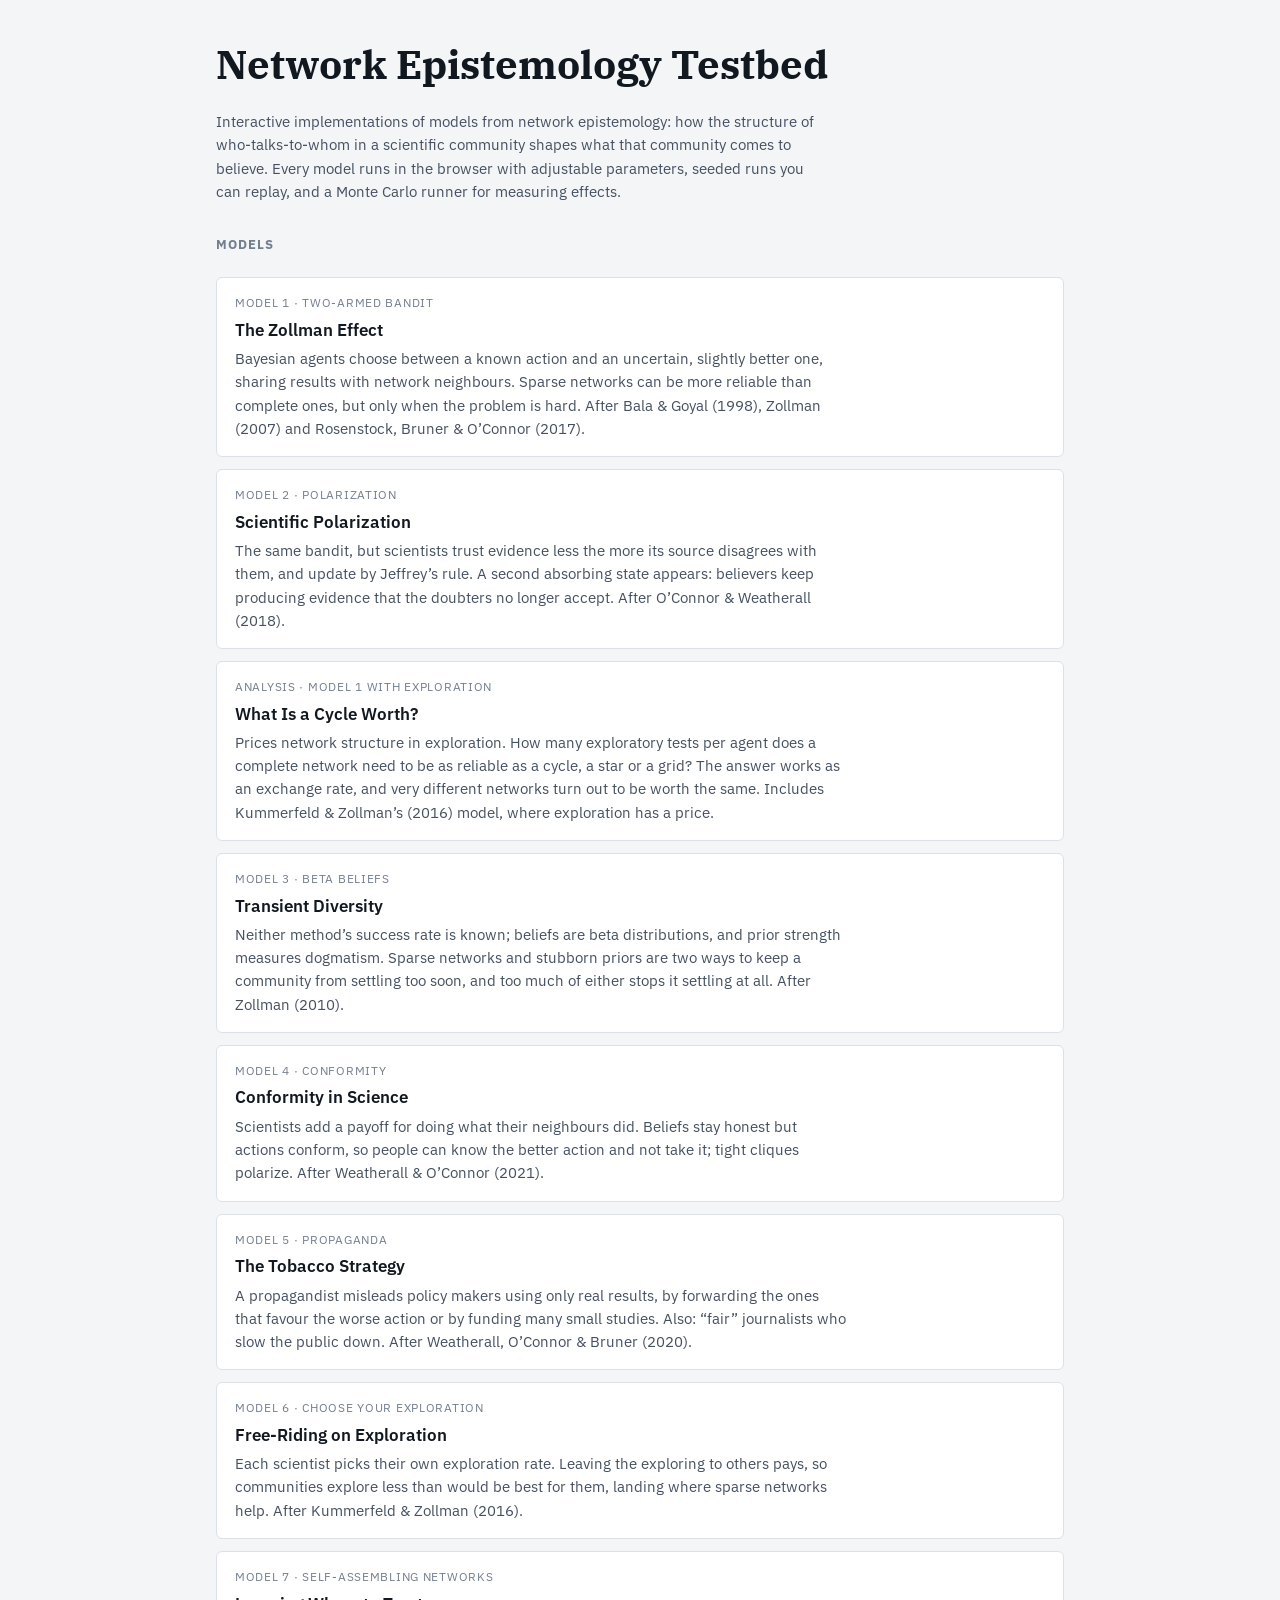
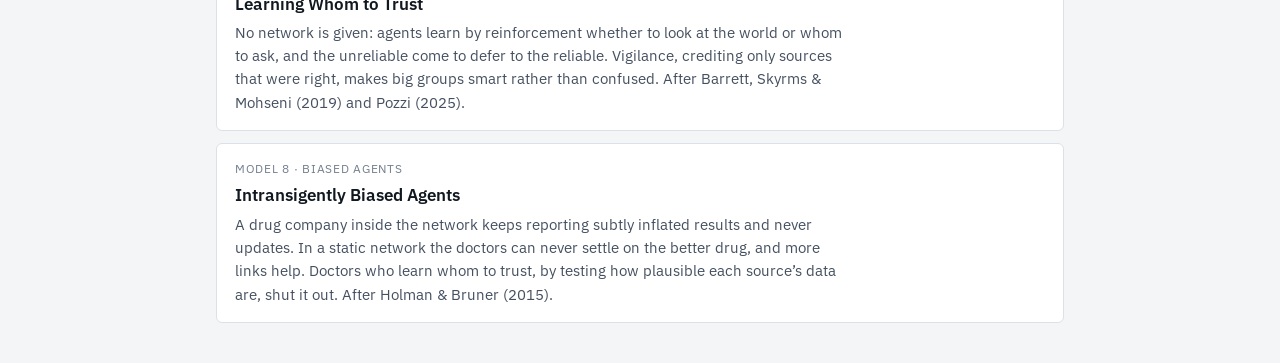
<file: index.html>
<!doctype html>
<html lang="en">
<head>
<meta charset="utf-8">
<meta name="viewport" content="width=device-width, initial-scale=1, viewport-fit=cover">
<title>Network Epistemology Testbed</title>
<link rel="preconnect" href="https://fonts.googleapis.com">
<link rel="preconnect" href="https://fonts.gstatic.com" crossorigin>
<link rel="stylesheet" href="https://fonts.googleapis.com/css2?family=IBM+Plex+Sans:wght@400;500;600&family=IBM+Plex+Serif:wght@600&display=swap">
<style>
:root {
  --bg: #f3f5f7; --surface: #ffffff; --ink: #111820; --ink-2: #455060; --muted: #747f8e; --rule: #dce1e7; --accent: #0e6c64;
  --display: "IBM Plex Serif", Georgia, serif; --body: "IBM Plex Sans", system-ui, sans-serif;
}
@media (prefers-color-scheme: dark) {
  :root:not([data-theme="light"]) { --bg: #0d1115; --surface: #151a20; --ink: #e8ecf1; --ink-2: #b1bac6; --muted: #7d8796; --rule: #27303a; --accent: #45b8aa; color-scheme: dark; }
}
:root[data-theme="dark"] { --bg: #0d1115; --surface: #151a20; --ink: #e8ecf1; --ink-2: #b1bac6; --muted: #7d8796; --rule: #27303a; --accent: #45b8aa; color-scheme: dark; }
* { box-sizing: border-box; }
body { margin: 0; background: var(--bg); color: var(--ink); font: 15px/1.55 var(--body); }
.wrap { max-width: 880px; margin: 0 auto; padding-left: max(16px, env(safe-area-inset-left, 0px)); padding-right: max(16px, env(safe-area-inset-right, 0px)); padding-block: 40px; display: grid; gap: 22px; }
h1 { font-family: var(--display); font-size: clamp(28px, 4vw, 40px); margin: 0; line-height: 1.2; text-wrap: balance; }
p { margin: 0; color: var(--ink-2); max-width: 68ch; }
.models { display: grid; gap: 12px; list-style: none; padding: 0; margin: 0; }
.model { background: var(--surface); border: 1px solid var(--rule); border-radius: 6px; padding: 16px 18px; display: grid; gap: 4px; }
.model a { color: var(--ink); font-weight: 600; font-size: 17px; text-decoration: none; }
.model a:hover { color: var(--accent); }
.model .tag { font-size: 12px; letter-spacing: 0.06em; text-transform: uppercase; color: var(--muted); }
.model.planned { background: transparent; border-style: dashed; }
.model.planned .title { font-weight: 600; color: var(--ink-2); }
h2 { font-size: 13px; letter-spacing: 0.08em; text-transform: uppercase; color: var(--muted); margin: 10px 0 0; }
</style>
</head>
<body>
<div class="wrap">
  <h1>Network Epistemology Testbed</h1>
  <p>Interactive implementations of models from network epistemology: how the structure of who-talks-to-whom in a scientific community shapes what that community comes to believe. Every model runs in the browser with adjustable parameters, seeded runs you can replay, and a Monte Carlo runner for measuring effects.</p>

  <h2>Models</h2>
  <ul class="models">
    <li class="model">
      <span class="tag">Model 1 · Two-armed bandit</span>
      <a href="zollman.html">The Zollman Effect</a>
      <p>Bayesian agents choose between a known action and an uncertain, slightly better one, sharing results with network neighbours. Sparse networks can be more reliable than complete ones, but only when the problem is hard. After Bala &amp; Goyal (1998), Zollman (2007) and Rosenstock, Bruner &amp; O’Connor (2017).</p>
    </li>
    <li class="model">
      <span class="tag">Model 2 · Polarization</span>
      <a href="polarization.html">Scientific Polarization</a>
      <p>The same bandit, but scientists trust evidence less the more its source disagrees with them, and update by Jeffrey’s rule. A second absorbing state appears: believers keep producing evidence that the doubters no longer accept. After O’Connor &amp; Weatherall (2018).</p>
    </li>
    <li class="model">
      <span class="tag">Analysis · Model 1 with exploration</span>
      <a href="exchange.html">What Is a Cycle Worth?</a>
      <p>Prices network structure in exploration. How many exploratory tests per agent does a complete network need to be as reliable as a cycle, a star or a grid? The answer works as an exchange rate, and very different networks turn out to be worth the same. Includes Kummerfeld &amp; Zollman’s (2016) model, where exploration has a price.</p>
    </li>
    <li class="model">
      <span class="tag">Model 3 · Beta beliefs</span>
      <a href="diversity.html">Transient Diversity</a>
      <p>Neither method’s success rate is known; beliefs are beta distributions, and prior strength measures dogmatism. Sparse networks and stubborn priors are two ways to keep a community from settling too soon, and too much of either stops it settling at all. After Zollman (2010).</p>
    </li>
    <li class="model">
      <span class="tag">Model 4 · Conformity</span>
      <a href="conformity.html">Conformity in Science</a>
      <p>Scientists add a payoff for doing what their neighbours did. Beliefs stay honest but actions conform, so people can know the better action and not take it; tight cliques polarize. After Weatherall &amp; O’Connor (2021).</p>
    </li>
    <li class="model">
      <span class="tag">Model 5 · Propaganda</span>
      <a href="propaganda.html">The Tobacco Strategy</a>
      <p>A propagandist misleads policy makers using only real results, by forwarding the ones that favour the worse action or by funding many small studies. Also: “fair” journalists who slow the public down. After Weatherall, O’Connor &amp; Bruner (2020).</p>
    </li>
    <li class="model">
      <span class="tag">Model 6 · Choose your exploration</span>
      <a href="freerider.html">Free-Riding on Exploration</a>
      <p>Each scientist picks their own exploration rate. Leaving the exploring to others pays, so communities explore less than would be best for them, landing where sparse networks help. After Kummerfeld &amp; Zollman (2016).</p>
    </li>
    <li class="model">
      <span class="tag">Model 7 · Self-assembling networks</span>
      <a href="trust.html">Learning Whom to Trust</a>
      <p>No network is given: agents learn by reinforcement whether to look at the world or whom to ask, and the unreliable come to defer to the reliable. Vigilance, crediting only sources that were right, makes big groups smart rather than confused. After Barrett, Skyrms &amp; Mohseni (2019) and Pozzi (2025).</p>
    </li>
    <li class="model">
      <span class="tag">Model 8 · Biased agents</span>
      <a href="biased.html">Intransigently Biased Agents</a>
      <p>A drug company inside the network keeps reporting subtly inflated results and never updates. In a static network the doctors can never settle on the better drug, and more links help. Doctors who learn whom to trust, by testing how plausible each source’s data are, shut it out. After Holman &amp; Bruner (2015).</p>
    </li>
  </ul>

</div>
</body>
</html>
</file>
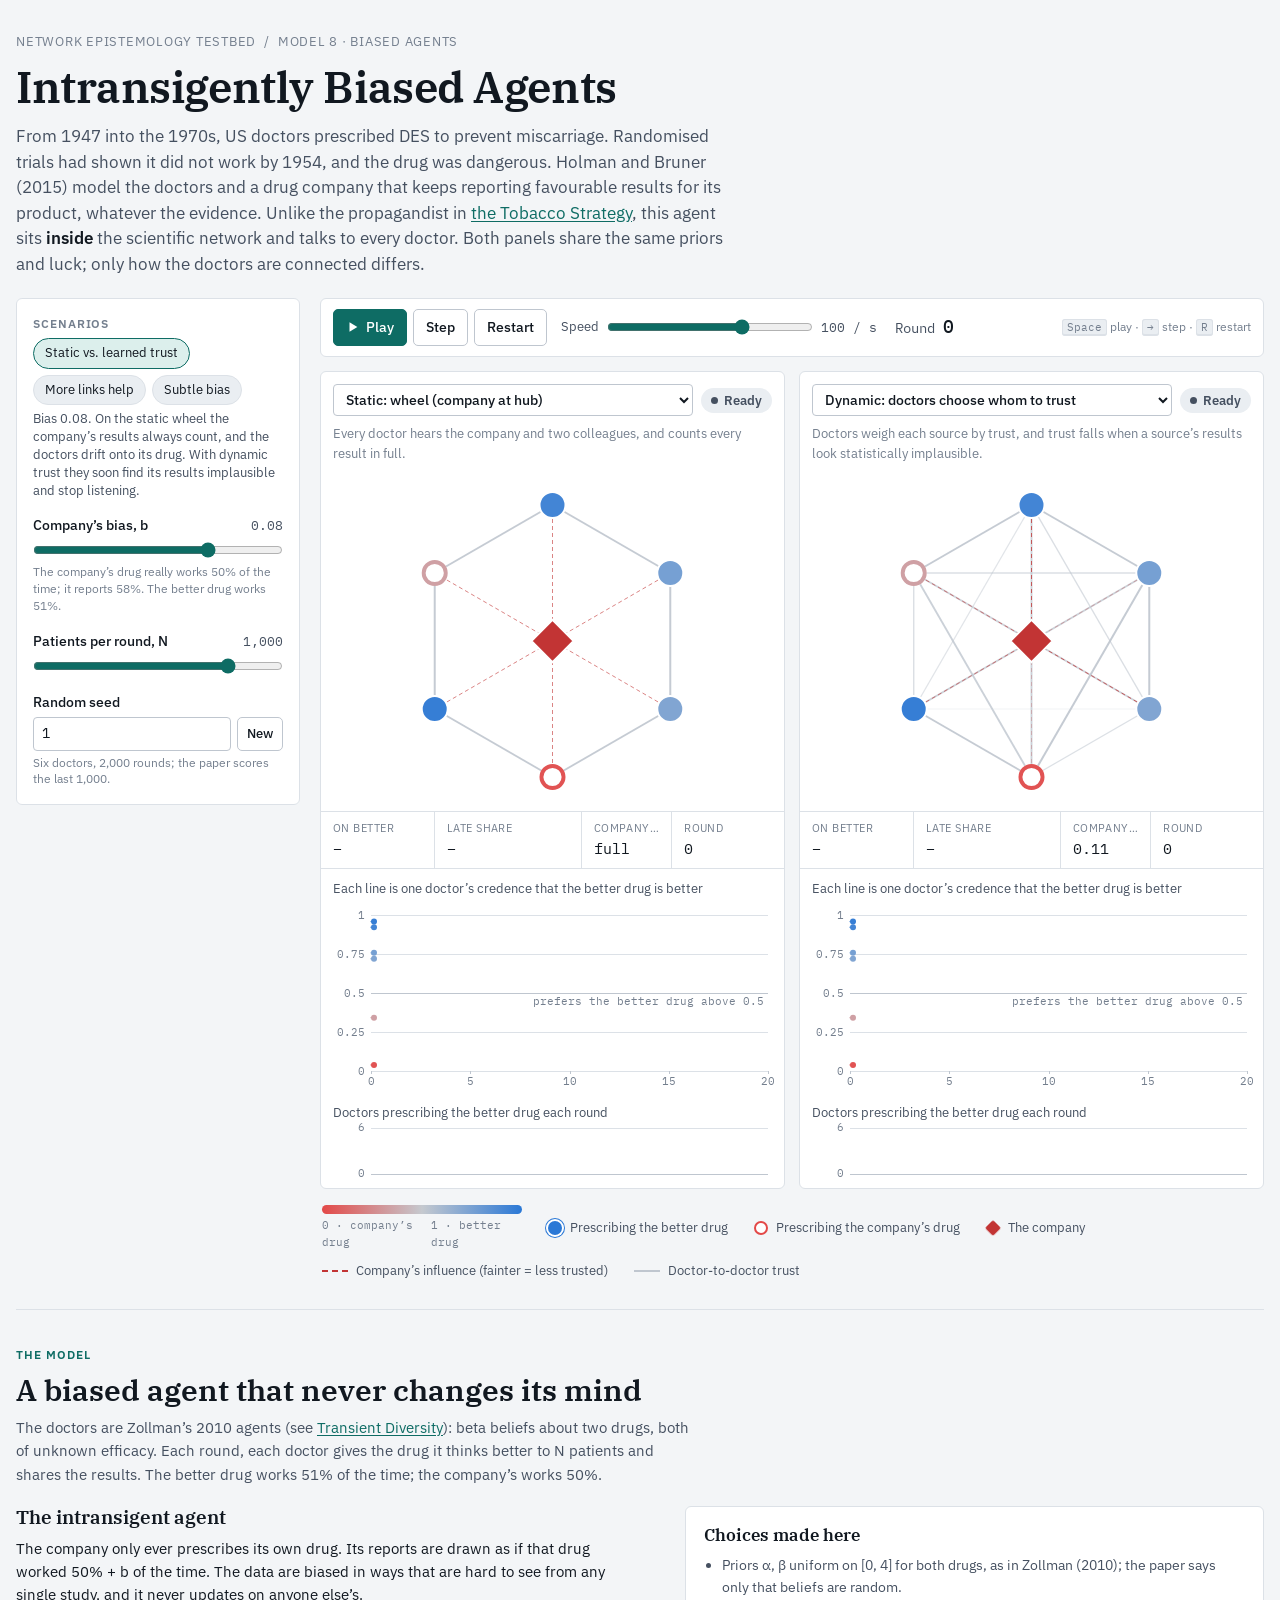
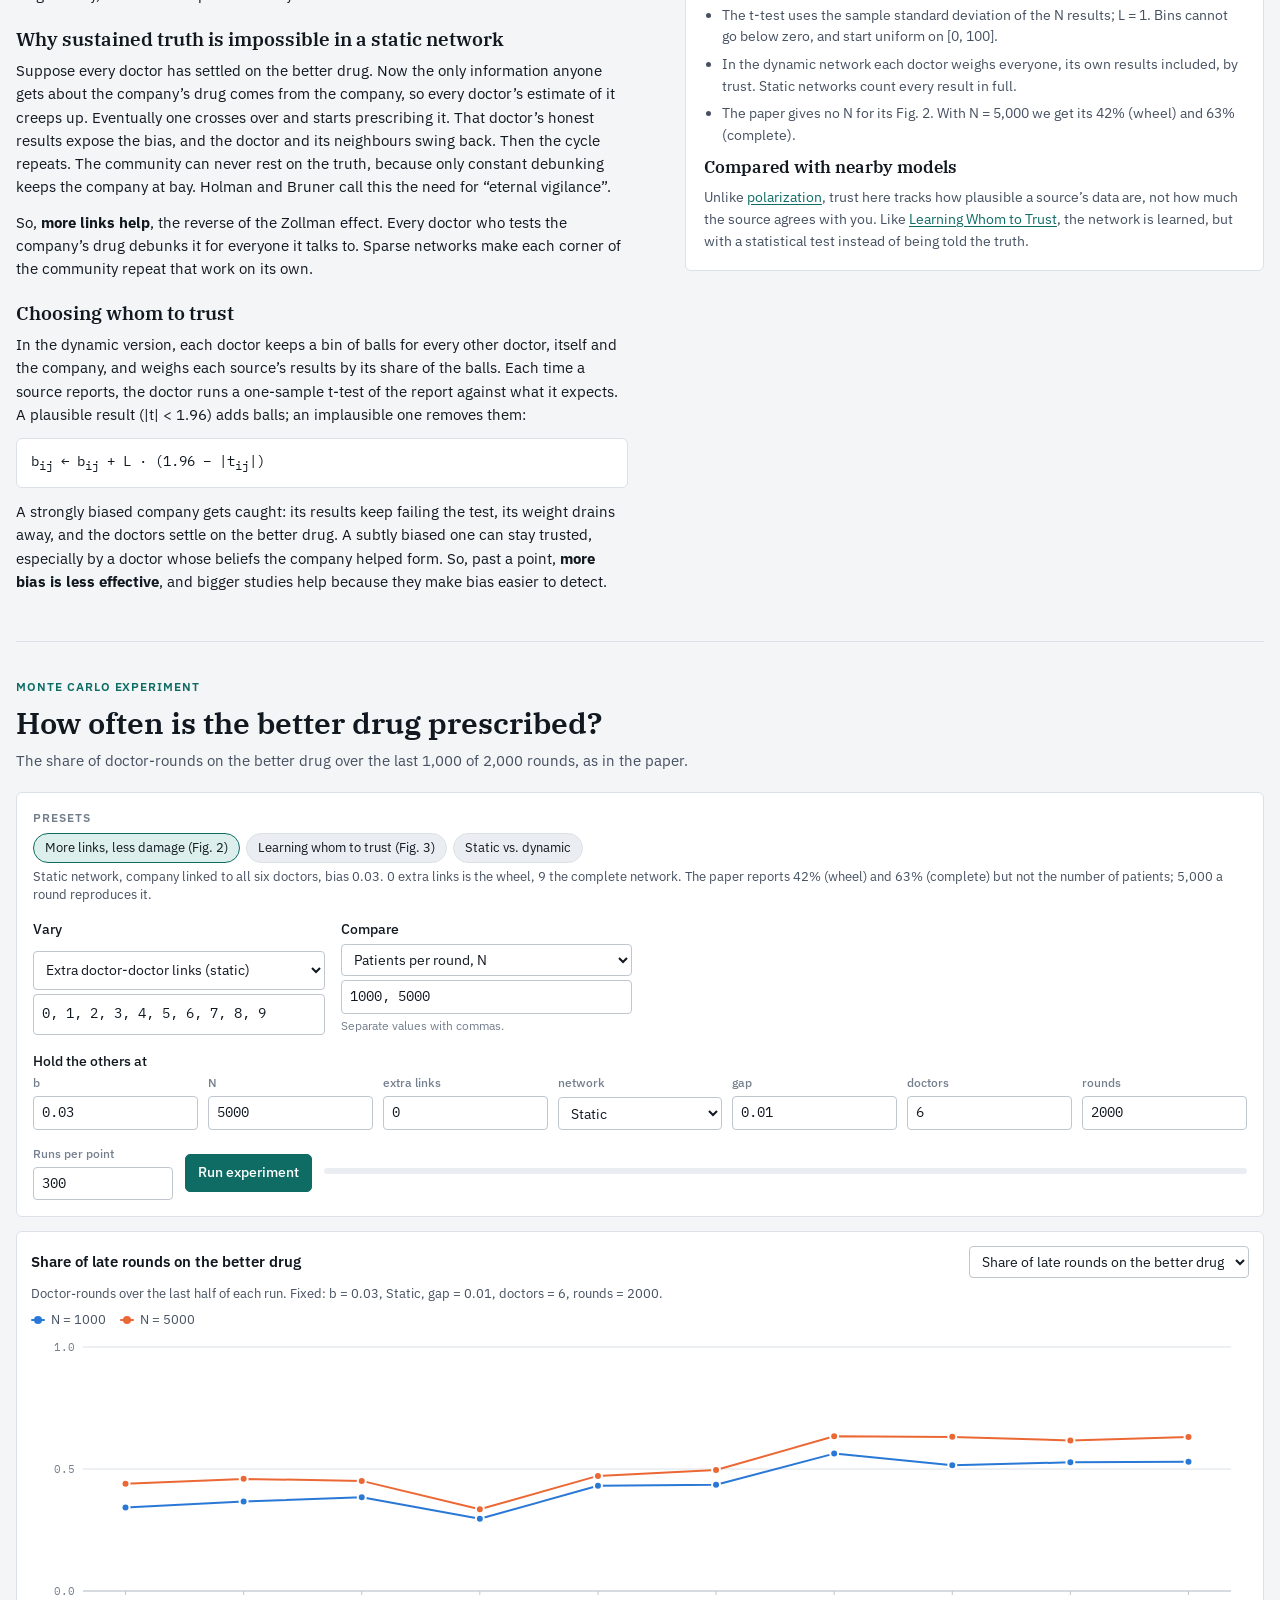
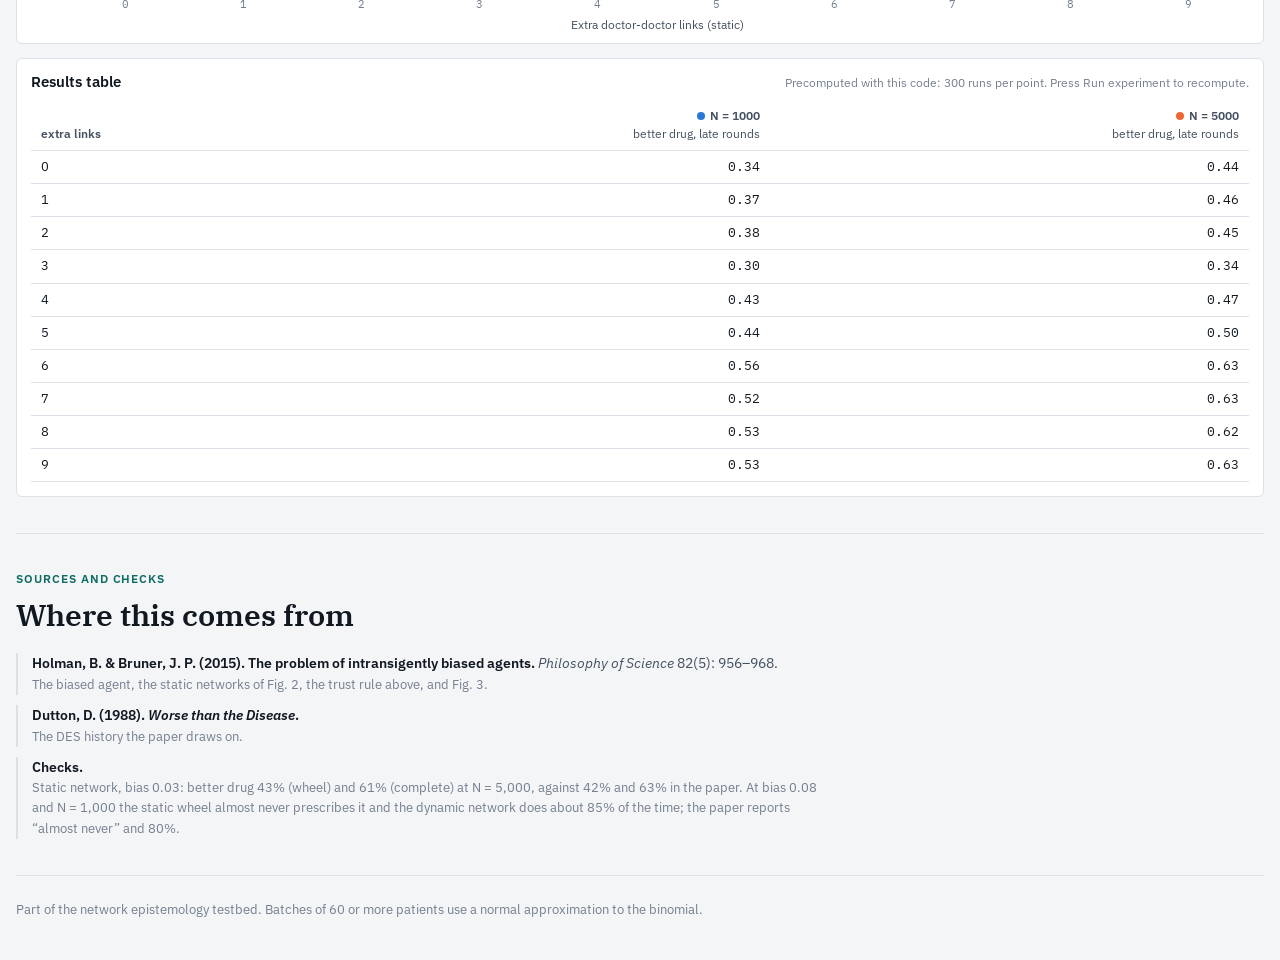
<file: biased.html>
<!doctype html>
<html lang="en">
<head>
<meta charset="utf-8">
<meta name="viewport" content="width=device-width, initial-scale=1, viewport-fit=cover">
<title>Intransigently Biased Agents</title>
<meta name="claude:viewport-fit-sides" content="cover">
<meta name="description" content="Holman and Bruner's model of a biased pharmaceutical company inside a network of doctors, and doctors who learn whom to trust.">
<link rel="preconnect" href="https://fonts.googleapis.com">
<link rel="preconnect" href="https://fonts.gstatic.com" crossorigin>
<link rel="stylesheet" href="https://fonts.googleapis.com/css2?family=IBM+Plex+Mono:wght@400;500&family=IBM+Plex+Sans:ital,wght@0,400;0,500;0,600;1,400&family=IBM+Plex+Serif:wght@500;600&display=swap">
<link rel="stylesheet" href="css/lab.css">
<style>.panels .panel { grid-row: span 7; } .glyph.diamond { border-radius: 2px; transform: rotate(45deg) scale(0.8); background: var(--bad); }</style>
</head>
<body>
<div class="wrap">
  <header class="masthead">
    <nav class="crumbs" aria-label="Breadcrumb"><a href="index.html">Network epistemology testbed</a><span aria-hidden="true">/</span><span>Model 8 · Biased agents</span></nav>
    <h1>Intransigently Biased Agents</h1>
    <p class="lede">From 1947 into the 1970s, US doctors prescribed DES to prevent miscarriage. Randomised trials had shown it did not work by 1954, and the drug was dangerous. Holman and Bruner (2015) model the doctors and a drug company that keeps reporting favourable results for its product, whatever the evidence. Unlike the propagandist in <a href="propaganda.html">the Tobacco Strategy</a>, this agent sits <strong>inside</strong> the scientific network and talks to every doctor. Both panels share the same priors and luck; only how the doctors are connected differs.</p>
  </header>

  <section class="lab" aria-label="Simulation">
    <aside class="rail" aria-label="Parameters">
      <div class="field span-all">
        <p class="group-label">Scenarios</p>
        <div class="chips" id="scenarios">
          <button class="chip" type="button" data-scenario="trust">Static vs. learned trust</button>
          <button class="chip" type="button" data-scenario="links">More links help</button>
          <button class="chip" type="button" data-scenario="subtle">Subtle bias</button>
        </div>
        <p class="note" id="note" aria-live="polite"></p>
      </div>
      <div class="field">
        <div class="field-top"><label for="in-bias">Company’s bias, b</label><output id="out-bias" for="in-bias"></output></div>
        <input type="range" id="in-bias" min="0" max="7" step="1">
        <span class="hint" id="hint-bias"></span>
      </div>
      <div class="field">
        <div class="field-top"><label for="in-N">Patients per round, N</label><output id="out-N" for="in-N"></output></div>
        <input type="range" id="in-N" min="0" max="5" step="1">
      </div>
      <div class="field">
        <label for="in-seed">Random seed</label>
        <div style="display:flex; gap:6px">
          <input type="number" id="in-seed" min="0" step="1" value="1">
          <button class="btn small" type="button" id="btn-reseed">New</button>
        </div>
        <span class="hint">Six doctors, 2,000 rounds; the paper scores the last 1,000.</span>
      </div>
    </aside>
    <div class="arena">
      <div class="transport" role="toolbar" aria-label="Playback">
        <div class="group">
          <button class="btn primary" type="button" id="btn-play"><svg viewBox="0 0 16 16" aria-hidden="true"><path d="M4 2.5v11l9-5.5z" fill="currentColor"/></svg><span>Play</span></button>
          <button class="btn" type="button" id="btn-step">Step</button>
          <button class="btn" type="button" id="btn-reset">Restart</button>
        </div>
        <div class="speed">
          <label for="in-speed">Speed</label>
          <input type="range" id="in-speed" min="0" max="6" step="1">
          <output id="out-speed" for="in-speed"></output>
        </div>
        <div class="round-big">Round <b id="round">0</b></div>
        <span class="kbd-hint"><kbd>Space</kbd> play · <kbd>→</kbd> step · <kbd>R</kbd> restart</span>
      </div>
      <div class="panels" id="panels"></div>
      <div class="legend" aria-label="Legend">
        <div class="item scale">
          <div class="scale-bar"></div>
          <div class="scale-ticks"><span>0 · company’s drug</span><span></span><span>1 · better drug</span></div>
        </div>
        <div class="item"><span class="glyph filled"></span>Prescribing the better drug</div>
        <div class="item"><span class="glyph hollow"></span>Prescribing the company’s drug</div>
        <div class="item"><span class="glyph diamond"></span>The company</div>
        <div class="item"><span class="edge-key anti"></span>Company’s influence (fainter = less trusted)</div>
        <div class="item"><span class="edge-key"></span>Doctor-to-doctor trust</div>
      </div>
    </div>
  </section>

  <section class="section" aria-labelledby="model-h">
    <div class="section-head">
      <span class="eyebrow">The model</span>
      <h2 id="model-h">A biased agent that never changes its mind</h2>
      <p>The doctors are Zollman’s 2010 agents (see <a href="diversity.html">Transient Diversity</a>): beta beliefs about two drugs, both of unknown efficacy. Each round, each doctor gives the drug it thinks better to N patients and shares the results. The better drug works 51% of the time; the company’s works 50%.</p>
    </div>
    <div class="model-grid">
      <div class="prose">
        <h3>The intransigent agent</h3>
        <p>The company only ever prescribes its own drug. Its reports are drawn as if that drug worked 50% + b of the time. The data are biased in ways that are hard to see from any single study, and it never updates on anyone else’s.</p>
        <h3>Why sustained truth is impossible in a static network</h3>
        <p>Suppose every doctor has settled on the better drug. Now the only information anyone gets about the company’s drug comes from the company, so every doctor’s estimate of it creeps up. Eventually one crosses over and starts prescribing it. That doctor’s honest results expose the bias, and the doctor and its neighbours swing back. Then the cycle repeats. The community can never rest on the truth, because only constant debunking keeps the company at bay. Holman and Bruner call this the need for “eternal vigilance”.</p>
        <p>So, <b>more links help</b>, the reverse of the Zollman effect. Every doctor who tests the company’s drug debunks it for everyone it talks to. Sparse networks make each corner of the community repeat that work on its own.</p>
        <h3>Choosing whom to trust</h3>
        <p>In the dynamic version, each doctor keeps a bin of balls for every other doctor, itself and the company, and weighs each source’s results by its share of the balls. Each time a source reports, the doctor runs a one-sample t-test of the report against what it expects. A plausible result (|t| &lt; 1.96) adds balls; an implausible one removes them:</p>
        <div class="formula">b<sub>ij</sub> ← b<sub>ij</sub> + L · (1.96 − |t<sub>ij</sub>|)</div>
        <p>A strongly biased company gets caught: its results keep failing the test, its weight drains away, and the doctors settle on the better drug. A subtly biased one can stay trusted, especially by a doctor whose beliefs the company helped form. So, past a point, <b>more bias is less effective</b>, and bigger studies help because they make bias easier to detect.</p>
      </div>
      <div class="aside-card">
        <h3>Choices made here</h3>
        <ul>
          <li>Priors α, β uniform on [0, 4] for both drugs, as in Zollman (2010); the paper says only that beliefs are random.</li>
          <li>The t-test uses the sample standard deviation of the N results; L = 1. Bins cannot go below zero, and start uniform on [0, 100].</li>
          <li>In the dynamic network each doctor weighs everyone, its own results included, by trust. Static networks count every result in full.</li>
          <li>The paper gives no N for its Fig. 2. With N = 5,000 we get its 42% (wheel) and 63% (complete).</li>
        </ul>
        <h3>Compared with nearby models</h3>
        <p>Unlike <a href="polarization.html">polarization</a>, trust here tracks how plausible a source’s data are, not how much the source agrees with you. Like <a href="trust.html">Learning Whom to Trust</a>, the network is learned, but with a statistical test instead of being told the truth.</p>
      </div>
    </div>
  </section>

  <section class="section" aria-labelledby="exp-h">
    <div class="section-head">
      <span class="eyebrow">Monte Carlo experiment</span>
      <h2 id="exp-h">How often is the better drug prescribed?</h2>
      <p>The share of doctor-rounds on the better drug over the last 1,000 of 2,000 rounds, as in the paper.</p>
    </div>
    <div id="exp"></div>
  </section>

  <section class="section" aria-labelledby="read-h">
    <div class="section-head">
      <span class="eyebrow">Sources and checks</span>
      <h2 id="read-h">Where this comes from</h2>
    </div>
    <ul class="refs">
      <li><b>Holman, B. &amp; Bruner, J. P. (2015). The problem of intransigently biased agents.</b> <i>Philosophy of Science</i> 82(5): 956–968. <span class="why">The biased agent, the static networks of Fig. 2, the trust rule above, and Fig. 3.</span></li>
      <li><b>Dutton, D. (1988). <i>Worse than the Disease</i>.</b> <span class="why">The DES history the paper draws on.</span></li>
      <li><b>Checks.</b> <span class="why">Static network, bias 0.03: better drug 43% (wheel) and 61% (complete) at N = 5,000, against 42% and 63% in the paper. At bias 0.08 and N = 1,000 the static wheel almost never prescribes it and the dynamic network does about 85% of the time; the paper reports “almost never” and 80%.</span></li>
    </ul>
  </section>
  <footer>Part of the network epistemology testbed. Batches of 60 or more patients use a normal approximation to the binomial.</footer>
</div>
<script src="lib/rng.js"></script>
<script src="lib/networks.js"></script>
<script src="lib/charts.js"></script>
<script src="lib/views.js"></script>
<script src="lib/lab.js"></script>
<script src="lib/sweep.js"></script>
<script src="lib/experiment-ui.js"></script>
<script src="models/zollman.js"></script>
<script src="models/beta-bandit.js"></script>
<script src="models/propaganda.js"></script>
<script src="models/trust.js"></script>
<script src="models/biased.js"></script>
<script src="models/experiments.js"></script>
<script src="data/biased-presets.js"></script>
<script src="app/biased-app.js"></script>
<script>
(function () {
  const { experimentUI: XUI, experiments: EX, sweep: SW } = window.NET;
  const f2 = (v) => (v == null ? '–' : v.toFixed(2));
  XUI.mount(document.getElementById('exp'), {
    variables: {
      bias: { name: 'b', label: 'Company’s bias, b', kind: 'num', min: 0, max: 0.49, defaults: '0, 0.02, 0.05, 0.08, 0.15' },
      N: { name: 'N', label: 'Patients per round, N', kind: 'int', min: 2, max: 100000, log: true, defaults: '50, 100, 250, 500, 1000' },
      links: { name: 'extra links', label: 'Extra doctor-doctor links (static)', kind: 'int', min: 0, max: 100, defaults: '0, 3, 6, 9' },
      network: { name: 'network', label: 'Network', kind: 'enum', options: [['static', 'Static'], ['dynamic', 'Dynamic (learned trust)']], defaults: 'static, dynamic' },
      gap: { name: 'gap', label: 'How much better the better drug is', kind: 'num', min: 0.001, max: 0.4, log: true, defaults: '0.005, 0.01, 0.02, 0.05' },
      D: { name: 'doctors', label: 'Doctors', kind: 'int', min: 3, max: 20, defaults: '4, 6, 10' },
      rounds: { name: 'rounds', label: 'Rounds (scored on the second half)', kind: 'int', min: 10, max: 20000, defaults: '500, 2000' },
    },
    varyKeys: ['bias', 'N', 'links', 'gap', 'D', 'rounds', 'network'],
    seriesKeys: ['network', 'N', 'bias', 'links', 'D'],
    fixed: { bias: 0.03, N: 1000, links: 0, network: 'static', gap: 0.01, D: 6, rounds: 2000 },
    metrics: { better: { label: 'Share of late rounds on the better drug', sub: 'Doctor-rounds over the last half of each run.', value: (a) => SW.mean(a, 'better'), domain: [0, 1], fmt: f2 } },
    defaultMetric: 'better', runs: 60, runOne: EX.biased,
    tableHead: 'better drug, late rounds', tableCell: (a) => f2(SW.mean(a, 'better')),
    presets: window.NET.biasedPresets || {}, defaultPreset: 'fig2',
  });
})();
</script>
</body>
</html>
</file>
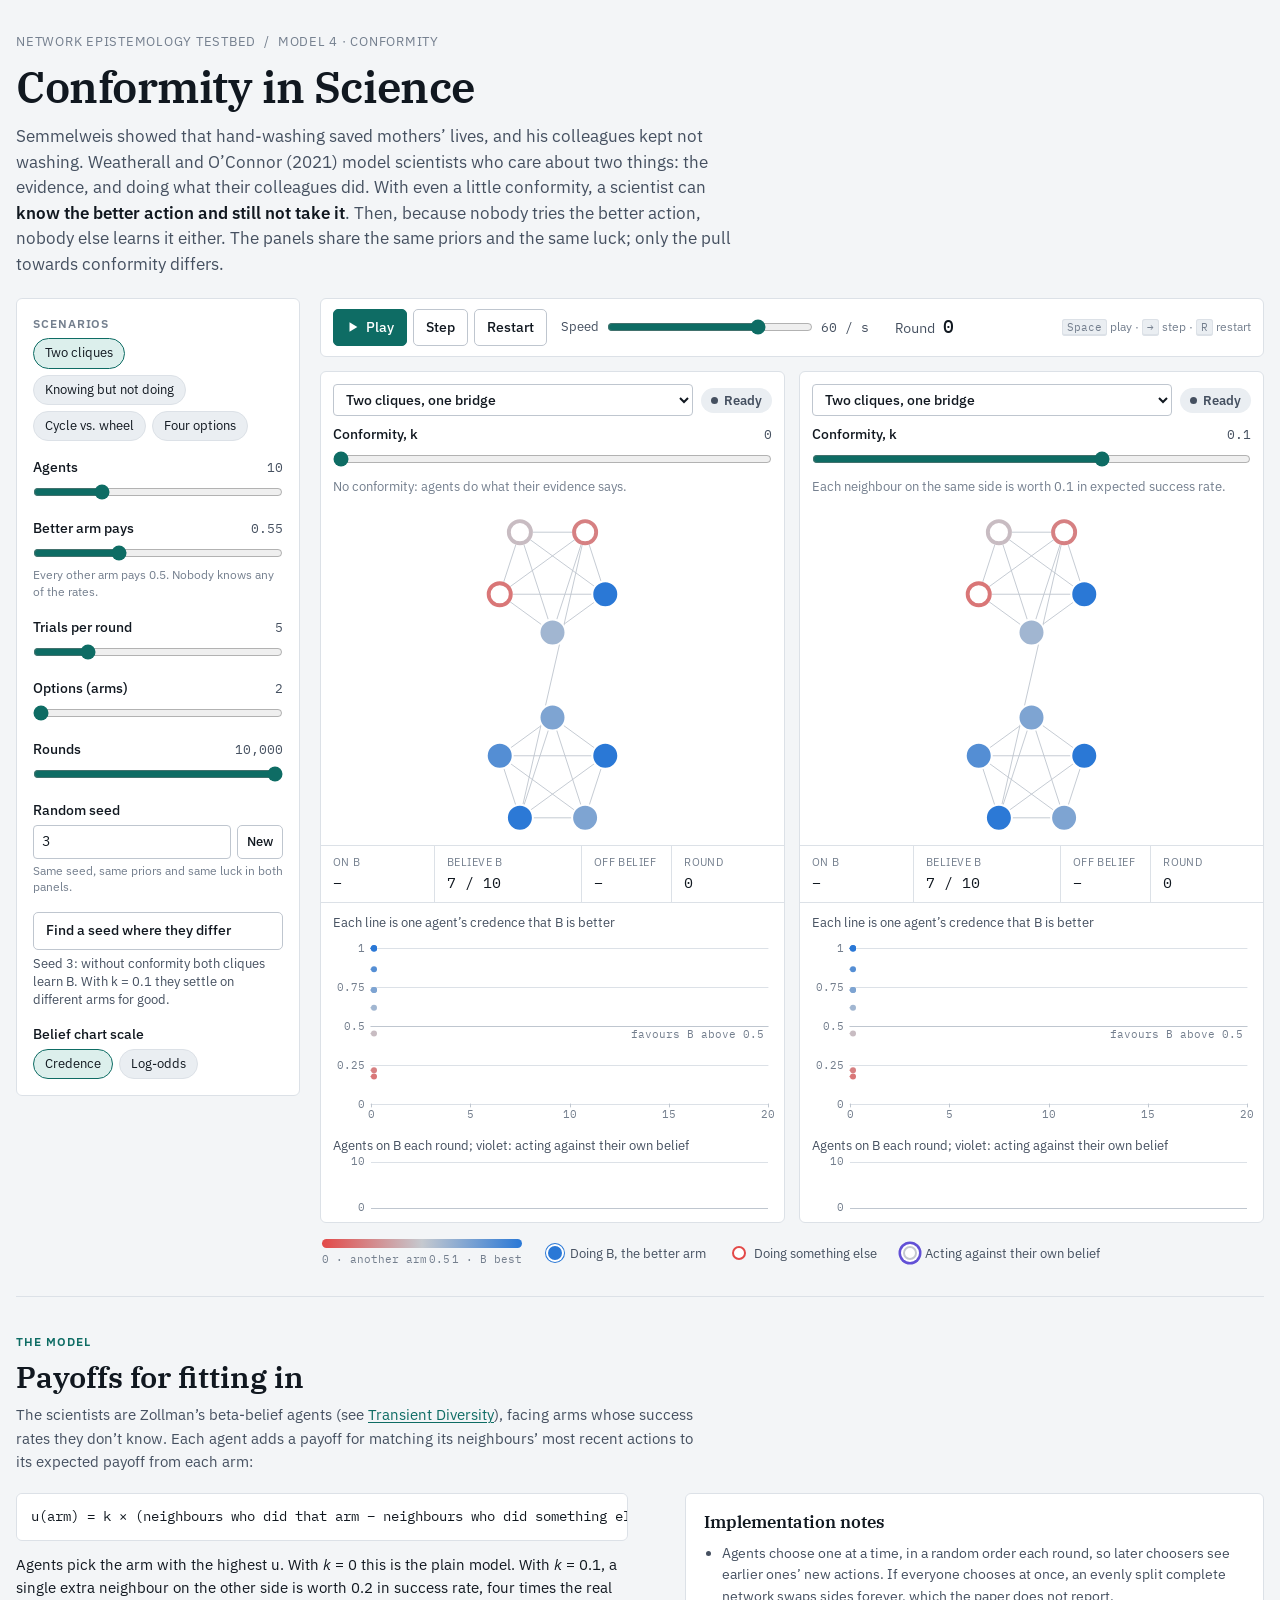
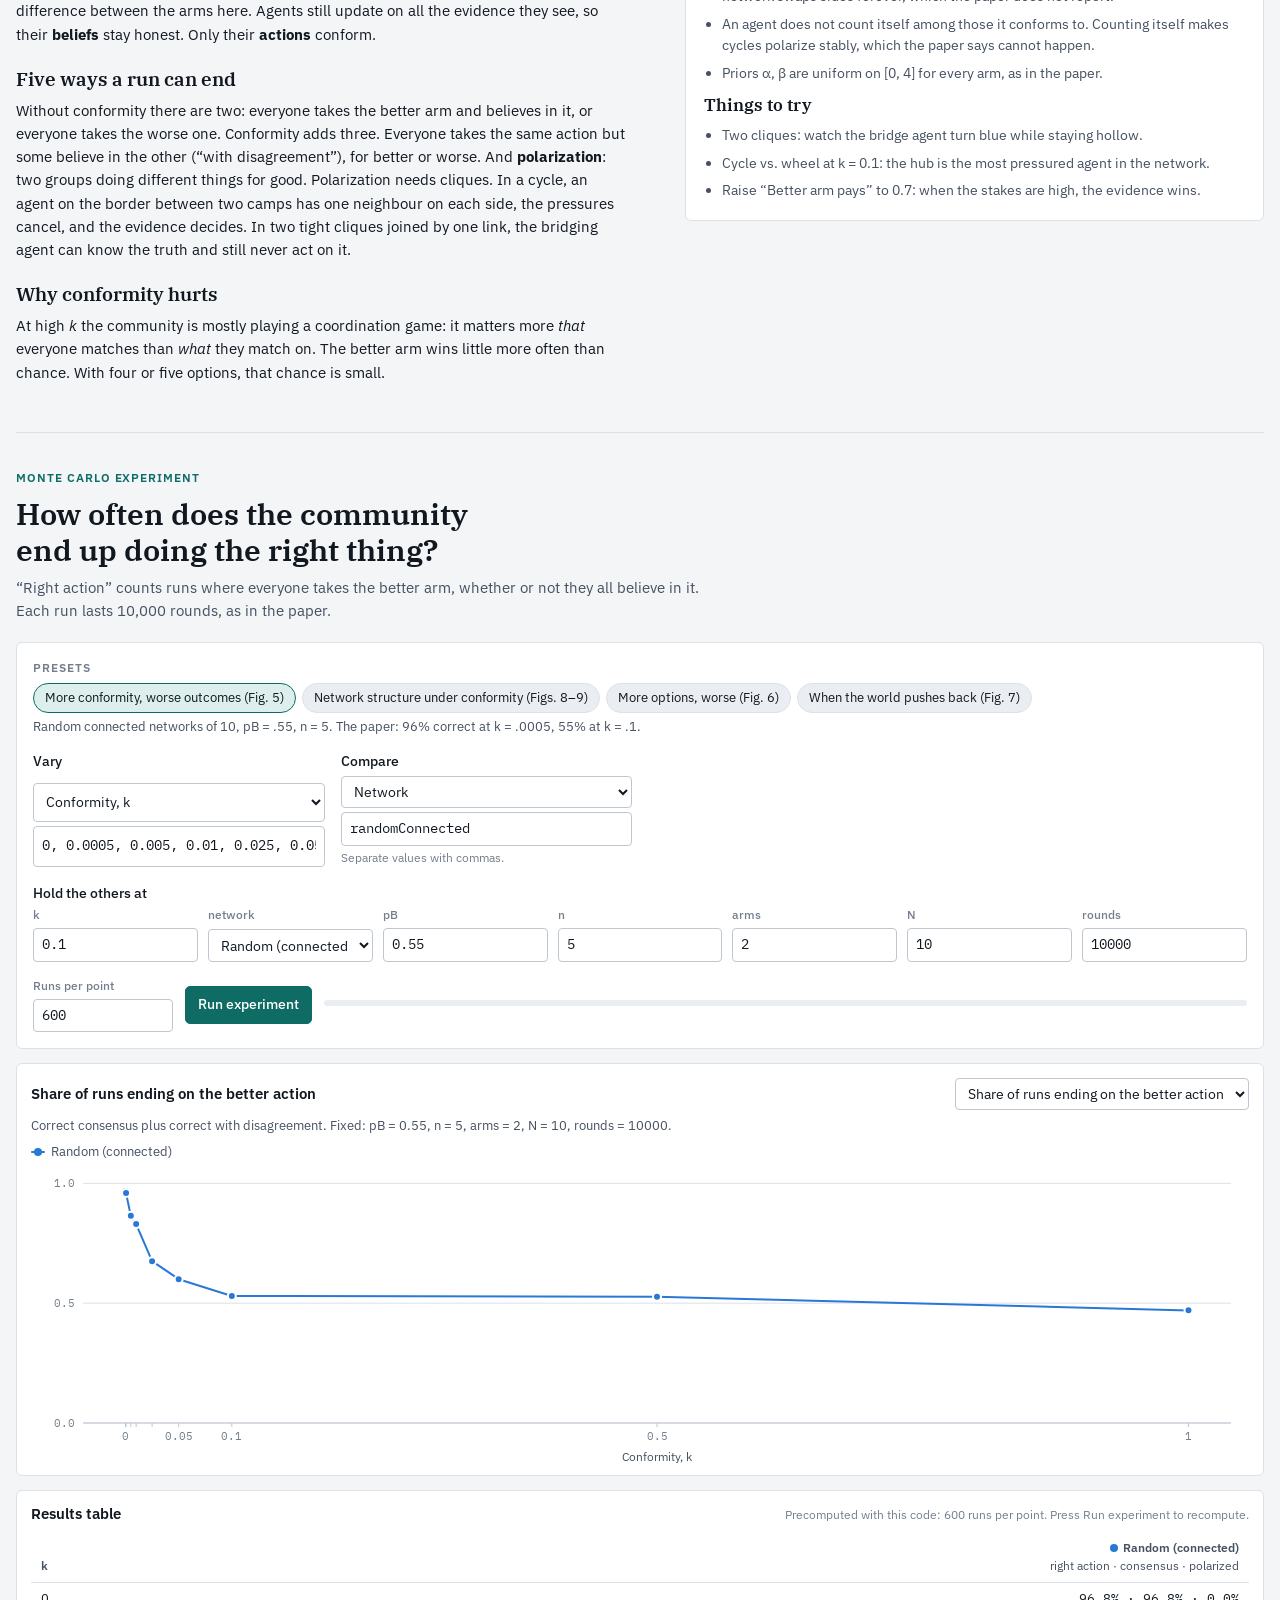
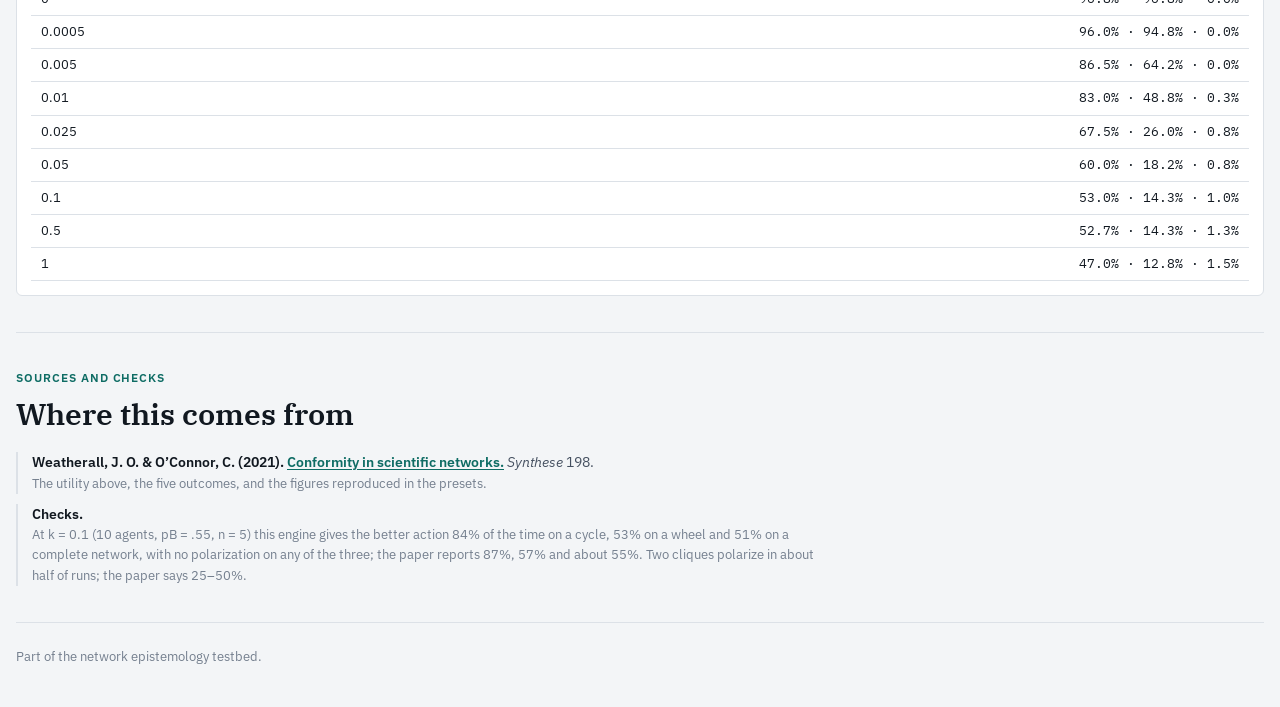
<file: conformity.html>
<!doctype html>
<html lang="en">
<head>
<meta charset="utf-8">
<meta name="viewport" content="width=device-width, initial-scale=1, viewport-fit=cover">
<title>Conformity in Science</title>
<meta name="claude:viewport-fit-sides" content="cover">
<meta name="description" content="Weatherall and O'Connor's model of conformity in scientific networks: scientists who weigh evidence against doing what their colleagues do.">
<link rel="preconnect" href="https://fonts.googleapis.com">
<link rel="preconnect" href="https://fonts.gstatic.com" crossorigin>
<link rel="stylesheet" href="https://fonts.googleapis.com/css2?family=IBM+Plex+Mono:wght@400;500&family=IBM+Plex+Sans:ital,wght@0,400;0,500;0,600;1,400&family=IBM+Plex+Serif:wght@500;600&display=swap">
<link rel="stylesheet" href="css/lab.css">
<style>.panels .panel { grid-row: span 7; }</style>
</head>
<body>
<div class="wrap">
  <header class="masthead">
    <nav class="crumbs" aria-label="Breadcrumb"><a href="index.html">Network epistemology testbed</a><span aria-hidden="true">/</span><span>Model 4 · Conformity</span></nav>
    <h1>Conformity in Science</h1>
    <p class="lede">Semmelweis showed that hand-washing saved mothers’ lives, and his colleagues kept not washing. Weatherall and O’Connor (2021) model scientists who care about two things: the evidence, and doing what their colleagues did. With even a little conformity, a scientist can <strong>know the better action and still not take it</strong>. Then, because nobody tries the better action, nobody else learns it either. The panels share the same priors and the same luck; only the pull towards conformity differs.</p>
  </header>

  <section class="lab" aria-label="Simulation">
    <aside class="rail" aria-label="Parameters">
      <div class="field span-all">
        <p class="group-label">Scenarios</p>
        <div class="chips" id="scenarios">
          <button class="chip" type="button" data-scenario="cliques">Two cliques</button>
          <button class="chip" type="button" data-scenario="hidden">Knowing but not doing</button>
          <button class="chip" type="button" data-scenario="cyclewheel">Cycle vs. wheel</button>
          <button class="chip" type="button" data-scenario="arms">Four options</button>
        </div>
      </div>
      <div class="field">
        <div class="field-top"><label for="in-N">Agents</label><output id="out-N" for="in-N">10</output></div>
        <input type="range" id="in-N" min="3" max="30" step="1">
      </div>
      <div class="field">
        <div class="field-top"><label for="in-pB">Better arm pays</label><output id="out-pB" for="in-pB"></output></div>
        <input type="range" id="in-pB" min="0" max="3" step="1">
        <span class="hint">Every other arm pays 0.5. Nobody knows any of the rates.</span>
      </div>
      <div class="field">
        <div class="field-top"><label for="in-n">Trials per round</label><output id="out-n" for="in-n"></output></div>
        <input type="range" id="in-n" min="0" max="5" step="1">
      </div>
      <div class="field">
        <div class="field-top"><label for="in-arms">Options (arms)</label><output id="out-arms" for="in-arms"></output></div>
        <input type="range" id="in-arms" min="2" max="5" step="1">
      </div>
      <div class="field">
        <div class="field-top"><label for="in-rounds">Rounds</label><output id="out-rounds" for="in-rounds"></output></div>
        <input type="range" id="in-rounds" min="0" max="3" step="1">
      </div>
      <div class="field">
        <label for="in-seed">Random seed</label>
        <div style="display:flex; gap:6px">
          <input type="number" id="in-seed" min="0" step="1" value="3">
          <button class="btn small" type="button" id="btn-reseed">New</button>
        </div>
        <span class="hint">Same seed, same priors and same luck in both panels.</span>
      </div>
      <div class="field span-all">
        <button class="btn" type="button" id="btn-find">Find a seed where they differ</button>
        <p class="note" id="find-note" aria-live="polite"></p>
      </div>
      <div class="field">
        <span class="label">Belief chart scale</span>
        <div class="chips" role="group" aria-label="Belief chart scale">
          <button class="chip" type="button" data-scale="credence" aria-pressed="true">Credence</button>
          <button class="chip" type="button" data-scale="logodds" aria-pressed="false">Log-odds</button>
        </div>
      </div>
    </aside>
    <div class="arena">
      <div class="transport" role="toolbar" aria-label="Playback">
        <div class="group">
          <button class="btn primary" type="button" id="btn-play"><svg viewBox="0 0 16 16" aria-hidden="true"><path d="M4 2.5v11l9-5.5z" fill="currentColor"/></svg><span>Play</span></button>
          <button class="btn" type="button" id="btn-step">Step</button>
          <button class="btn" type="button" id="btn-reset">Restart</button>
        </div>
        <div class="speed">
          <label for="in-speed">Speed</label>
          <input type="range" id="in-speed" min="0" max="8" step="1">
          <output id="out-speed" for="in-speed"></output>
        </div>
        <div class="round-big">Round <b id="round">0</b></div>
        <span class="kbd-hint"><kbd>Space</kbd> play · <kbd>→</kbd> step · <kbd>R</kbd> restart</span>
      </div>
      <div class="panels" id="panels"></div>
      <div class="legend" aria-label="Legend">
        <div class="item scale">
          <div class="scale-bar"></div>
          <div class="scale-ticks"><span>0 · another arm</span><span>0.5</span><span>1 · B best</span></div>
        </div>
        <div class="item"><span class="glyph filled"></span>Doing B, the better arm</div>
        <div class="item"><span class="glyph hollow"></span>Doing something else</div>
        <div class="item"><span class="glyph ring"></span>Acting against their own belief</div>
      </div>
    </div>
  </section>

  <section class="section" aria-labelledby="model-h">
    <div class="section-head">
      <span class="eyebrow">The model</span>
      <h2 id="model-h">Payoffs for fitting in</h2>
      <p>The scientists are Zollman’s beta-belief agents (see <a href="diversity.html">Transient Diversity</a>), facing arms whose success rates they don’t know. Each agent adds a payoff for matching its neighbours’ most recent actions to its expected payoff from each arm:</p>
    </div>
    <div class="model-grid">
      <div class="prose">
        <div class="formula">u(arm) = k × (neighbours who did that arm − neighbours who did something else) + expected success of the arm</div>
        <p>Agents pick the arm with the highest u. With <i>k</i> = 0 this is the plain model. With <i>k</i> = 0.1, a single extra neighbour on the other side is worth 0.2 in success rate, four times the real difference between the arms here. Agents still update on all the evidence they see, so their <b>beliefs</b> stay honest. Only their <b>actions</b> conform.</p>
        <h3>Five ways a run can end</h3>
        <p>Without conformity there are two: everyone takes the better arm and believes in it, or everyone takes the worse one. Conformity adds three. Everyone takes the same action but some believe in the other (“with disagreement”), for better or worse. And <b>polarization</b>: two groups doing different things for good. Polarization needs cliques. In a cycle, an agent on the border between two camps has one neighbour on each side, the pressures cancel, and the evidence decides. In two tight cliques joined by one link, the bridging agent can know the truth and still never act on it.</p>
        <h3>Why conformity hurts</h3>
        <p>At high <i>k</i> the community is mostly playing a coordination game: it matters more <em>that</em> everyone matches than <em>what</em> they match on. The better arm wins little more often than chance. With four or five options, that chance is small.</p>
      </div>
      <div class="aside-card">
        <h3>Implementation notes</h3>
        <ul>
          <li>Agents choose one at a time, in a random order each round, so later choosers see earlier ones’ new actions. If everyone chooses at once, an evenly split complete network swaps sides forever, which the paper does not report.</li>
          <li>An agent does not count itself among those it conforms to. Counting itself makes cycles polarize stably, which the paper says cannot happen.</li>
          <li>Priors α, β are uniform on [0, 4] for every arm, as in the paper.</li>
        </ul>
        <h3>Things to try</h3>
        <ul>
          <li>Two cliques: watch the bridge agent turn blue while staying hollow.</li>
          <li>Cycle vs. wheel at k = 0.1: the hub is the most pressured agent in the network.</li>
          <li>Raise “Better arm pays” to 0.7: when the stakes are high, the evidence wins.</li>
        </ul>
      </div>
    </div>
  </section>

  <section class="section" aria-labelledby="exp-h">
    <div class="section-head">
      <span class="eyebrow">Monte Carlo experiment</span>
      <h2 id="exp-h">How often does the community end up doing the right thing?</h2>
      <p>“Right action” counts runs where everyone takes the better arm, whether or not they all believe in it. Each run lasts 10,000 rounds, as in the paper.</p>
    </div>
    <div id="exp"></div>
  </section>

  <section class="section" aria-labelledby="read-h">
    <div class="section-head">
      <span class="eyebrow">Sources and checks</span>
      <h2 id="read-h">Where this comes from</h2>
    </div>
    <ul class="refs">
      <li><b>Weatherall, J. O. &amp; O’Connor, C. (2021). <a href="https://arxiv.org/abs/1803.09905">Conformity in scientific networks.</a></b> <i>Synthese</i> 198. <span class="why">The utility above, the five outcomes, and the figures reproduced in the presets.</span></li>
      <li><b>Checks.</b> <span class="why">At k = 0.1 (10 agents, pB = .55, n = 5) this engine gives the better action 84% of the time on a cycle, 53% on a wheel and 51% on a complete network, with no polarization on any of the three; the paper reports 87%, 57% and about 55%. Two cliques polarize in about half of runs; the paper says 25–50%.</span></li>
    </ul>
  </section>
  <footer>Part of the network epistemology testbed.</footer>
</div>

<script src="lib/rng.js"></script>
<script src="lib/networks.js"></script>
<script src="lib/charts.js"></script>
<script src="lib/views.js"></script>
<script src="lib/lab.js"></script>
<script src="lib/sweep.js"></script>
<script src="lib/experiment-ui.js"></script>
<script src="models/zollman.js"></script>
<script src="models/beta-bandit.js"></script>
<script src="models/propaganda.js"></script>
<script src="models/experiments.js"></script>
<script src="data/conformity-presets.js"></script>
<script>
(function () {
  const PB = [0.51, 0.55, 0.6, 0.7];
  const PULLS = [1, 5, 10, 20, 50, 100];
  const ROUNDS = [1000, 2000, 5000, 10000];
  const KS = [0, 0.0005, 0.005, 0.01, 0.025, 0.05, 0.1, 0.25, 0.5, 1];
  const LABEL = {
    correct: ['correct', '✓ Correct consensus', 'Everyone does the better arm and believes in it.'],
    correctDisagree: ['correct', '✓ Correct, with disagreement', 'Everyone does the better arm, but some believe another is better.'],
    incorrect: ['incorrect', '✕ Incorrect consensus', 'Everyone does a worse arm and believes in it.'],
    incorrectDisagree: ['incorrect', '✕ Incorrect, with disagreement', 'Everyone does a worse arm, though some know B is better.'],
    polarized: ['timeout', '⇹ Polarized', 'Groups doing different arms.'],
  };
  const NAMES = { correct: 'reaches correct consensus', correctDisagree: 'does the right thing with some dissent', incorrect: 'settles on a worse arm', incorrectDisagree: 'does the wrong thing though some know better', polarized: 'polarizes' };
  window.BETA_PAGE = {
    bestName: 'B',
    thirdLabel: 'Off belief',
    stripOverlay: true,
    stripNote: 'violet: acting against their own belief',
    networks: ['clusters', 'randomConnected', 'complete', 'cycle', 'wheel', 'star', 'smallWorld', 'grid'],
    networkLabels: { clusters: 'Two cliques, one bridge' },
    networkParams: { clusters: { c: 2 }, randomConnected: { q: 0.5 } },
    panelParam: { label: 'Conformity, k', steps: KS, format: (v) => String(v) },
    rail: [['in-N', 'N'], ['in-pB', 'pB', PB, (v) => v], ['in-n', 'n', PULLS, (v) => v], ['in-arms', 'arms', null, (v) => v], ['in-rounds', 'rounds', ROUNDS, (v) => v.toLocaleString()]],
    defaults: {
      shared: { N: 10, pB: 0.55, n: 5, arms: 2, rounds: 10000, seed: 3 },
      a: { type: 'clusters', value: 0 }, b: { type: 'clusters', value: 0.1 }, speed: 6,
      note: 'Seed 3: without conformity both cliques learn B. With k = 0.1 they settle on different arms for good.',
    },
    scenarios: {
      cliques: { shared: { N: 10, pB: 0.55, n: 5, arms: 2, seed: 3 }, a: ['clusters', 0], b: ['clusters', 0.1], note: 'Seed 3: without conformity both cliques learn B. With k = 0.1 they settle on different arms for good.' },
      hidden: { shared: { N: 10, pB: 0.55, n: 5, arms: 2, seed: 2 }, a: ['complete', 0], b: ['complete', 0.1], note: 'Seed 2: on the right, everyone ends up doing A while some know B is better.' },
      cyclewheel: { shared: { N: 10, pB: 0.55, n: 5, arms: 2, seed: 26 }, a: ['cycle', 0.1], b: ['wheel', 0.1], note: 'Seed 26, both at k = 0.1: the cycle finds B; the wheel’s hub, pressured by everyone, holds the community on A.' },
      arms: { shared: { N: 10, pB: 0.55, n: 5, arms: 4, seed: 3 }, a: ['randomConnected', 0], b: ['randomConnected', 0.5], note: 'Four arms, one better. With strong conformity the community locks onto an arbitrary one.' },
    },
    runOptions: (S, k) => ({ probs: Array.from({ length: S.arms - 1 }, () => 0.5).concat([S.pB]), n: S.n, k, priorMax: 4 }),
    blurb: (k) => (k === 0 ? 'No conformity: agents do what their evidence says.' : `Each neighbour on the same side is worth ${k} in expected success rate.`),
    armName: (j, M) => (j === M - 1 ? 'B' : M === 2 ? 'A' : 'A' + (j + 1)),
    status(run) {
      if (run.round === 0) return ['running', 'Ready'];
      const o = run.outcome();
      const l = LABEL[o.kind];
      if (run.status === 'running') return ['running', 'Running · ' + l[1].replace(/^[✓✕⇹] /, '').toLowerCase(), l[2]];
      return l;
    },
    verdict: (run) => NAMES[run.outcome().kind],
  };
})();
</script>
<script src="app/beta-lab.js"></script>
<script>
(function () {
  const { experimentUI: XUI, experiments: EX, sweep: SW, networks: NETS } = window.NET;
  const P = window.NET.conformityPresets || {};
  const nets = [['randomConnected', 'Random (connected)'], ['clusters', 'Two cliques'], ['complete', 'Complete'], ['cycle', 'Cycle'], ['wheel', 'Wheel'], ['star', 'Star'], ['smallWorld', 'Small world']];
  const pct = (v) => (v == null ? '–' : (100 * v).toFixed(1) + '%');
  const right = (a) => (a.runs ? ((a.n.correct || 0) + (a.n.correctDisagree || 0)) / a.runs : null);
  XUI.mount(document.getElementById('exp'), {
    variables: {
      k: { name: 'k', label: 'Conformity, k', kind: 'num', min: 0, max: 20, defaults: '0, 0.005, 0.025, 0.1, 0.5' },
      net: { name: 'network', label: 'Network', kind: 'enum', options: nets, defaults: 'randomConnected, clusters, complete, cycle, wheel' },
      pB: { name: 'pB', label: 'Better arm pays', kind: 'num', min: 0.5, max: 1, defaults: '0.51, 0.55, 0.6, 0.7' },
      n: { name: 'n', label: 'Trials per round', kind: 'int', min: 1, max: 1000, log: true, defaults: '1, 5, 20, 100' },
      arms: { name: 'arms', label: 'Number of arms', kind: 'int', min: 2, max: 8, defaults: '2, 3, 4, 5' },
      N: { name: 'N', label: 'Number of agents', kind: 'int', min: 3, max: 50, defaults: '6, 10, 20' },
      rounds: { name: 'rounds', label: 'Rounds', kind: 'int', min: 100, max: 100000, log: true, defaults: '1000, 10000' },
    },
    varyKeys: ['k', 'net', 'pB', 'n', 'arms', 'N', 'rounds'],
    seriesKeys: ['net', 'k', 'pB', 'n', 'arms', 'N'],
    fixed: { k: 0.1, net: 'randomConnected', pB: 0.55, n: 5, arms: 2, N: 10, rounds: 10000 },
    metrics: {
      rightAction: { label: 'Share of runs ending on the better action', sub: 'Correct consensus plus correct with disagreement.', value: right, auto: true, floor: 0, fmt: pct },
      correct: { label: 'Share reaching correct consensus', sub: 'Everyone does and believes in the better arm.', value: (a) => SW.rate(a, 'correct'), prop: 'correct', fmt: pct },
      disagree: { label: 'Share ending with hidden disagreement', sub: 'Everyone does the same thing; someone believes in another arm.', value: (a) => (a.runs ? ((a.n.correctDisagree || 0) + (a.n.incorrectDisagree || 0)) / a.runs : null), fmt: pct },
      polarized: { label: 'Share ending polarized', sub: 'Groups doing different arms at the end.', value: (a) => SW.rate(a, 'polarized'), prop: 'polarized', fmt: pct },
    },
    defaultMetric: 'rightAction', runs: 100, runOne: EX.conformity,
    tableHead: 'right action · consensus · polarized',
    tableCell: (a) => `${pct(right(a))} · ${pct(SW.rate(a, 'correct'))} · ${pct(SW.rate(a, 'polarized'))}`,
    presets: P, defaultPreset: 'fig5',
  });
})();
</script>
</body>
</html>
</file>
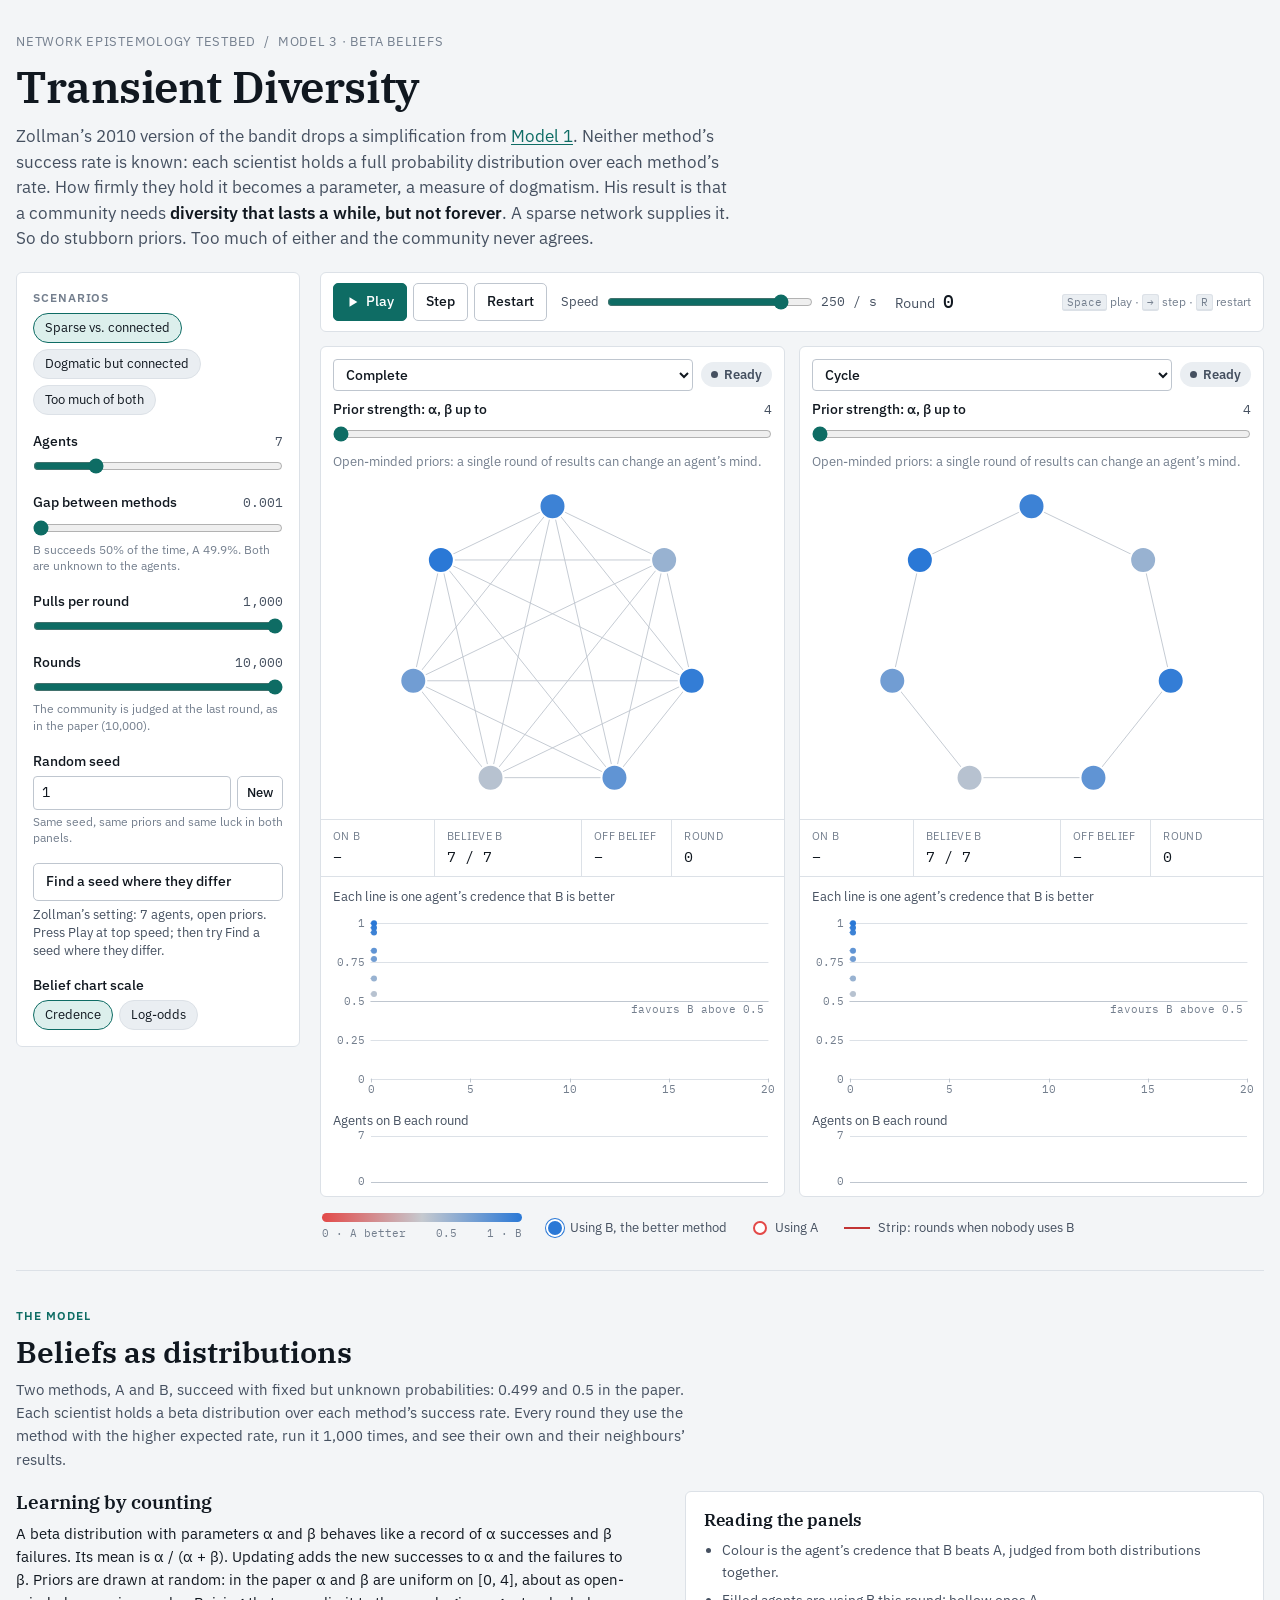
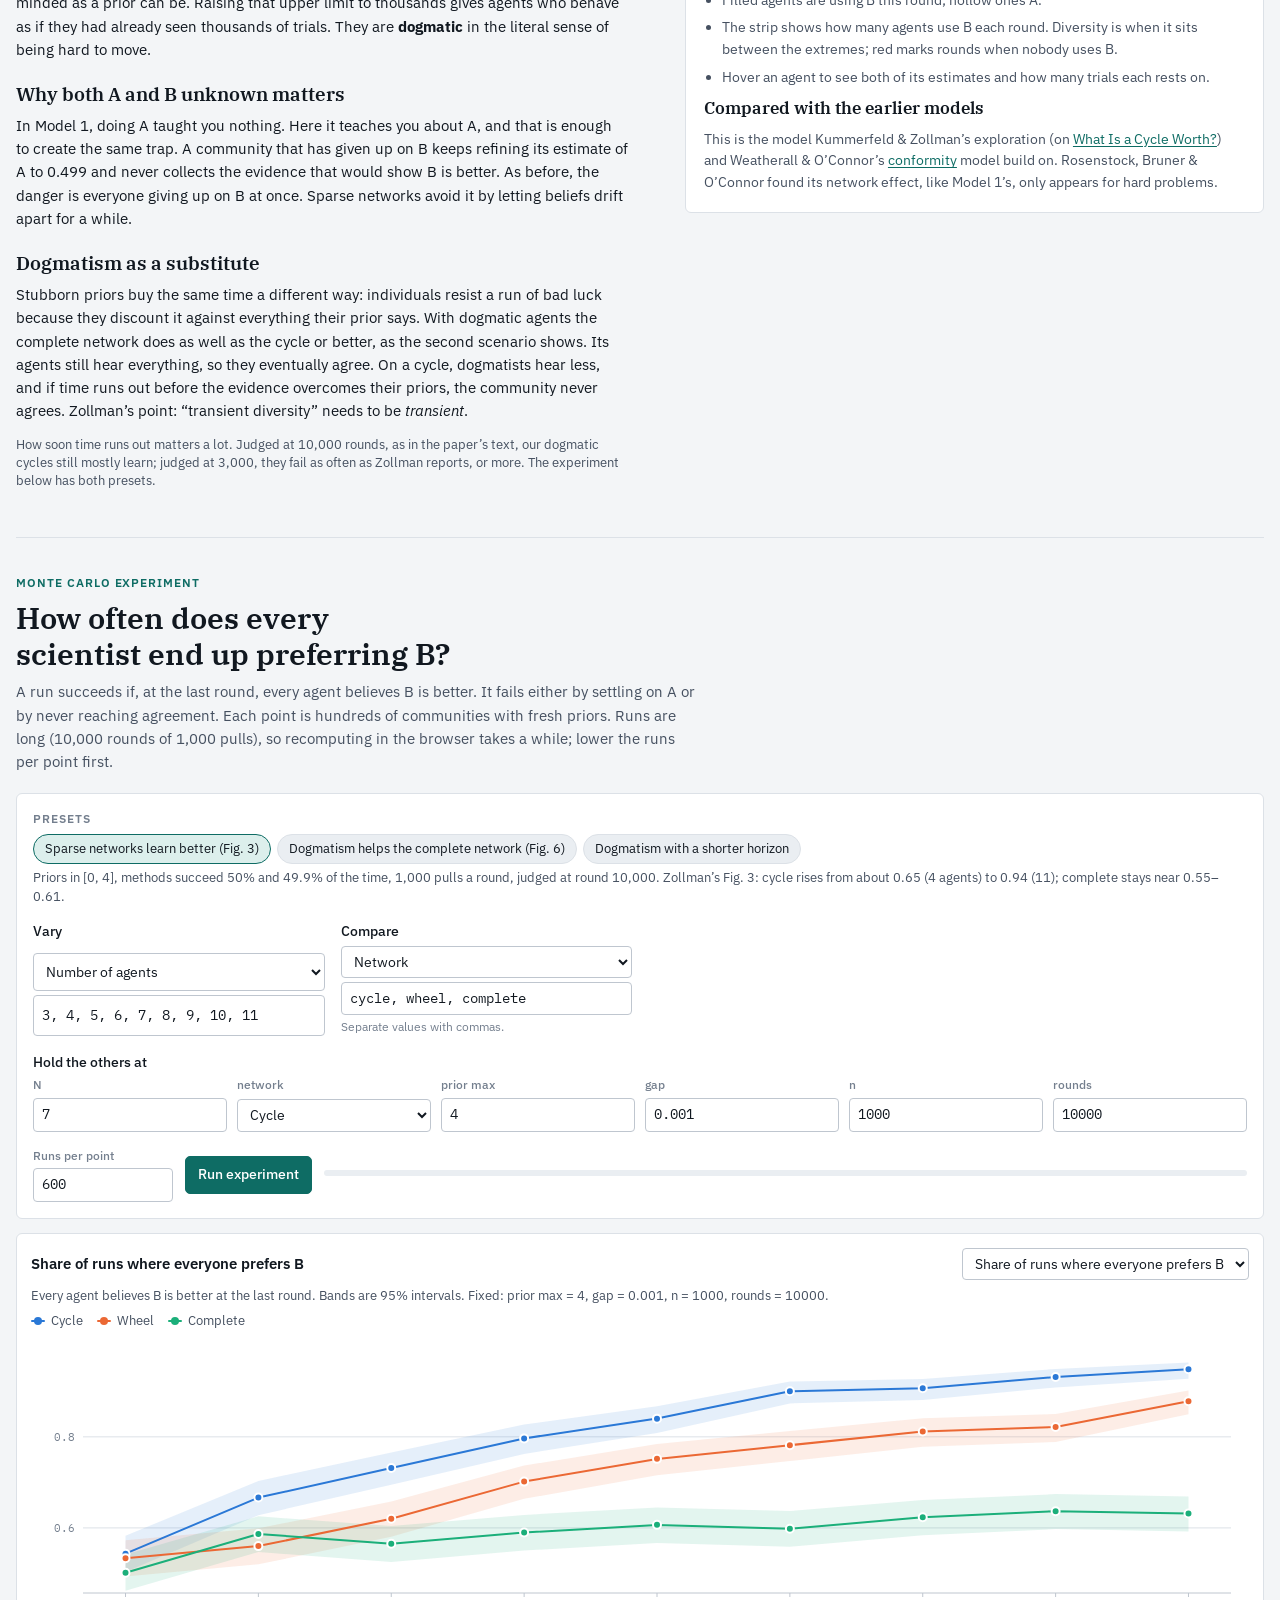
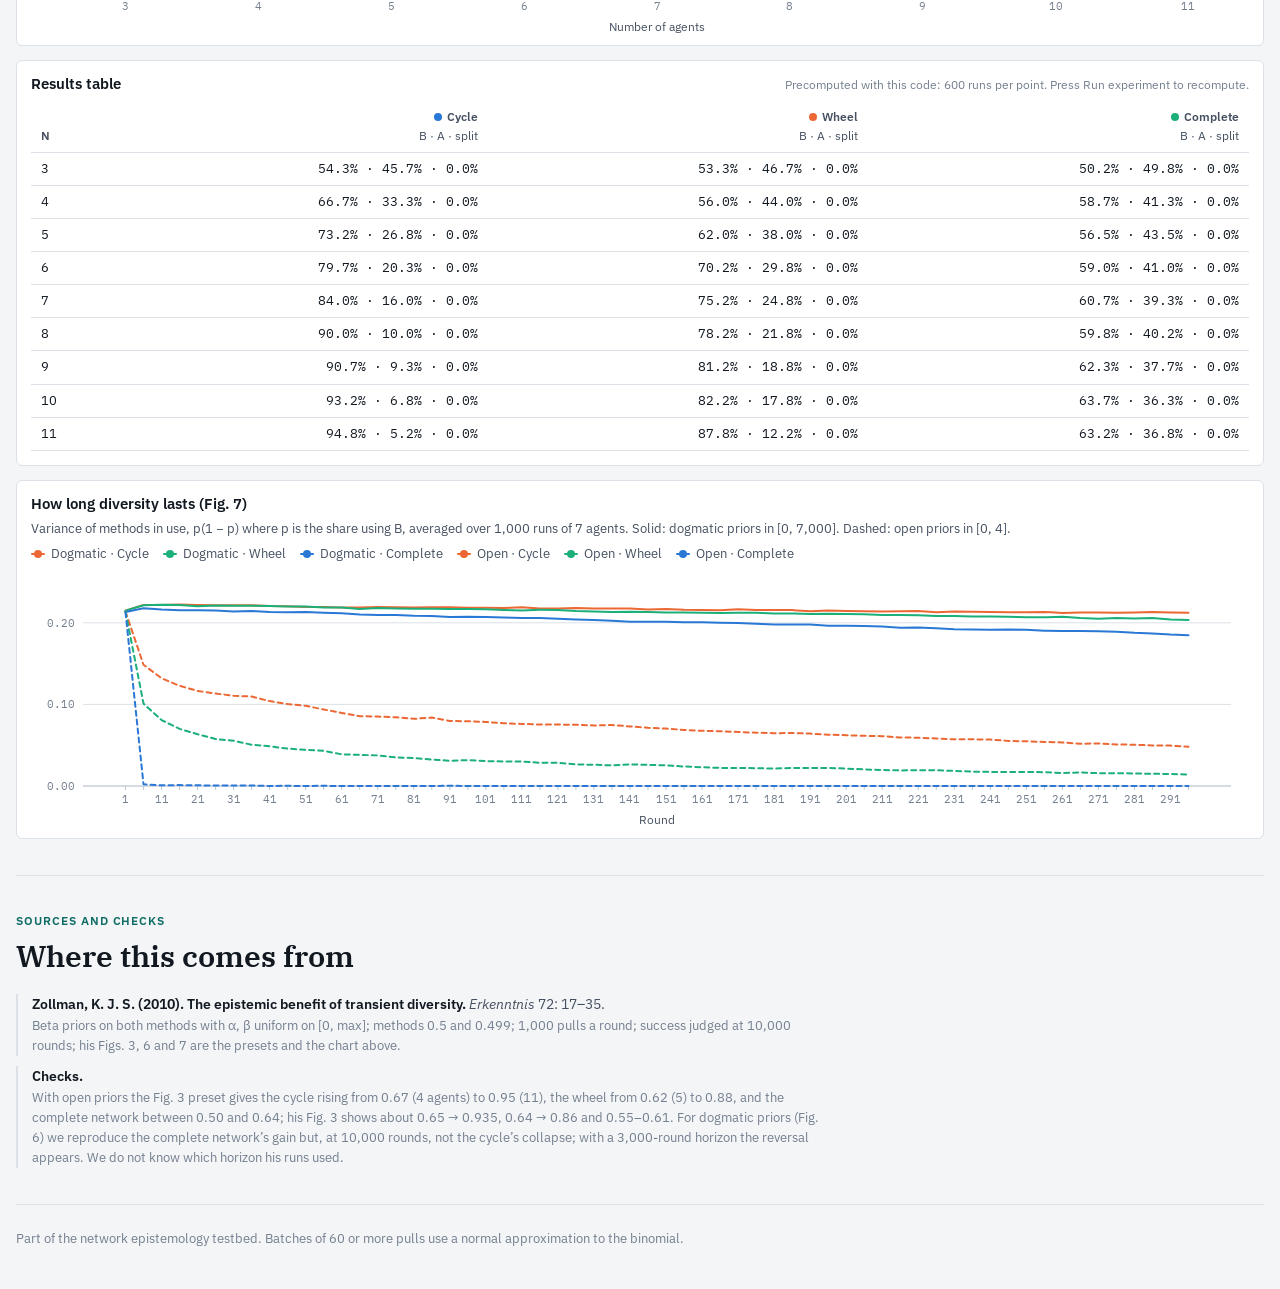
<file: diversity.html>
<!doctype html>
<html lang="en">
<head>
<meta charset="utf-8">
<meta name="viewport" content="width=device-width, initial-scale=1, viewport-fit=cover">
<title>Transient Diversity</title>
<meta name="claude:viewport-fit-sides" content="cover">
<meta name="description" content="Zollman's 2010 model: beta-belief scientists, and two ways to keep a community from settling too soon, sparse networks and dogmatic priors.">
<link rel="preconnect" href="https://fonts.googleapis.com">
<link rel="preconnect" href="https://fonts.gstatic.com" crossorigin>
<link rel="stylesheet" href="https://fonts.googleapis.com/css2?family=IBM+Plex+Mono:wght@400;500&family=IBM+Plex+Sans:ital,wght@0,400;0,500;0,600;1,400&family=IBM+Plex+Serif:wght@500;600&display=swap">
<link rel="stylesheet" href="css/lab.css">
<style>.panels .panel { grid-row: span 7; }</style>
</head>
<body>
<div class="wrap">
  <header class="masthead">
    <nav class="crumbs" aria-label="Breadcrumb"><a href="index.html">Network epistemology testbed</a><span aria-hidden="true">/</span><span>Model 3 · Beta beliefs</span></nav>
    <h1>Transient Diversity</h1>
    <p class="lede">Zollman’s 2010 version of the bandit drops a simplification from <a href="zollman.html">Model 1</a>. Neither method’s success rate is known: each scientist holds a full probability distribution over each method’s rate. How firmly they hold it becomes a parameter, a measure of dogmatism. His result is that a community needs <strong>diversity that lasts a while, but not forever</strong>. A sparse network supplies it. So do stubborn priors. Too much of either and the community never agrees.</p>
  </header>

  <section class="lab" aria-label="Simulation">
    <aside class="rail" aria-label="Parameters">
      <div class="field span-all">
        <p class="group-label">Scenarios</p>
        <div class="chips" id="scenarios">
          <button class="chip" type="button" data-scenario="network">Sparse vs. connected</button>
          <button class="chip" type="button" data-scenario="dogma">Dogmatic but connected</button>
          <button class="chip" type="button" data-scenario="toomuch">Too much of both</button>
        </div>
      </div>
      <div class="field">
        <div class="field-top"><label for="in-N">Agents</label><output id="out-N" for="in-N">7</output></div>
        <input type="range" id="in-N" min="3" max="20" step="1">
      </div>
      <div class="field">
        <div class="field-top"><label for="in-gap">Gap between methods</label><output id="out-gap" for="in-gap"></output></div>
        <input type="range" id="in-gap" min="0" max="5" step="1">
        <span class="hint" id="hint-gap"></span>
      </div>
      <div class="field">
        <div class="field-top"><label for="in-n">Pulls per round</label><output id="out-n" for="in-n"></output></div>
        <input type="range" id="in-n" min="0" max="5" step="1">
      </div>
      <div class="field">
        <div class="field-top"><label for="in-rounds">Rounds</label><output id="out-rounds" for="in-rounds"></output></div>
        <input type="range" id="in-rounds" min="0" max="3" step="1">
        <span class="hint">The community is judged at the last round, as in the paper (10,000).</span>
      </div>
      <div class="field">
        <label for="in-seed">Random seed</label>
        <div style="display:flex; gap:6px">
          <input type="number" id="in-seed" min="0" step="1" value="1">
          <button class="btn small" type="button" id="btn-reseed">New</button>
        </div>
        <span class="hint">Same seed, same priors and same luck in both panels.</span>
      </div>
      <div class="field span-all">
        <button class="btn" type="button" id="btn-find">Find a seed where they differ</button>
        <p class="note" id="find-note" aria-live="polite"></p>
      </div>
      <div class="field">
        <span class="label">Belief chart scale</span>
        <div class="chips" role="group" aria-label="Belief chart scale">
          <button class="chip" type="button" data-scale="credence" aria-pressed="true">Credence</button>
          <button class="chip" type="button" data-scale="logodds" aria-pressed="false">Log-odds</button>
        </div>
      </div>
    </aside>
    <div class="arena">
      <div class="transport" role="toolbar" aria-label="Playback">
        <div class="group">
          <button class="btn primary" type="button" id="btn-play"><svg viewBox="0 0 16 16" aria-hidden="true"><path d="M4 2.5v11l9-5.5z" fill="currentColor"/></svg><span>Play</span></button>
          <button class="btn" type="button" id="btn-step">Step</button>
          <button class="btn" type="button" id="btn-reset">Restart</button>
        </div>
        <div class="speed">
          <label for="in-speed">Speed</label>
          <input type="range" id="in-speed" min="0" max="8" step="1">
          <output id="out-speed" for="in-speed"></output>
        </div>
        <div class="round-big">Round <b id="round">0</b></div>
        <span class="kbd-hint"><kbd>Space</kbd> play · <kbd>→</kbd> step · <kbd>R</kbd> restart</span>
      </div>
      <div class="panels" id="panels"></div>
      <div class="legend" aria-label="Legend">
        <div class="item scale">
          <div class="scale-bar"></div>
          <div class="scale-ticks"><span>0 · A better</span><span>0.5</span><span>1 · B</span></div>
        </div>
        <div class="item"><span class="glyph filled"></span>Using B, the better method</div>
        <div class="item"><span class="glyph hollow"></span>Using A</div>
        <div class="item"><span class="edge-key anti" style="border-top-style:solid"></span>Strip: rounds when nobody uses B</div>
      </div>
    </div>
  </section>

  <section class="section" aria-labelledby="model-h">
    <div class="section-head">
      <span class="eyebrow">The model</span>
      <h2 id="model-h">Beliefs as distributions</h2>
      <p>Two methods, A and B, succeed with fixed but unknown probabilities: 0.499 and 0.5 in the paper. Each scientist holds a beta distribution over each method’s success rate. Every round they use the method with the higher expected rate, run it 1,000 times, and see their own and their neighbours’ results.</p>
    </div>
    <div class="model-grid">
      <div class="prose">
        <h3>Learning by counting</h3>
        <p>A beta distribution with parameters α and β behaves like a record of α successes and β failures. Its mean is α / (α + β). Updating adds the new successes to α and the failures to β. Priors are drawn at random: in the paper α and β are uniform on [0, 4], about as open-minded as a prior can be. Raising that upper limit to thousands gives agents who behave as if they had already seen thousands of trials. They are <b>dogmatic</b> in the literal sense of being hard to move.</p>
        <h3>Why both A and B unknown matters</h3>
        <p>In Model 1, doing A taught you nothing. Here it teaches you about A, and that is enough to create the same trap. A community that has given up on B keeps refining its estimate of A to 0.499 and never collects the evidence that would show B is better. As before, the danger is everyone giving up on B at once. Sparse networks avoid it by letting beliefs drift apart for a while.</p>
        <h3>Dogmatism as a substitute</h3>
        <p>Stubborn priors buy the same time a different way: individuals resist a run of bad luck because they discount it against everything their prior says. With dogmatic agents the complete network does as well as the cycle or better, as the second scenario shows. Its agents still hear everything, so they eventually agree. On a cycle, dogmatists hear less, and if time runs out before the evidence overcomes their priors, the community never agrees. Zollman’s point: “transient diversity” needs to be <em>transient</em>.</p>
        <p class="note">How soon time runs out matters a lot. Judged at 10,000 rounds, as in the paper’s text, our dogmatic cycles still mostly learn; judged at 3,000, they fail as often as Zollman reports, or more. The experiment below has both presets.</p>
      </div>
      <div class="aside-card">
        <h3>Reading the panels</h3>
        <ul>
          <li>Colour is the agent’s credence that B beats A, judged from both distributions together.</li>
          <li>Filled agents are using B this round; hollow ones A.</li>
          <li>The strip shows how many agents use B each round. Diversity is when it sits between the extremes; red marks rounds when nobody uses B.</li>
          <li>Hover an agent to see both of its estimates and how many trials each rests on.</li>
        </ul>
        <h3>Compared with the earlier models</h3>
        <p>This is the model Kummerfeld &amp; Zollman’s exploration (on <a href="exchange.html">What Is a Cycle Worth?</a>) and Weatherall &amp; O’Connor’s <a href="conformity.html">conformity</a> model build on. Rosenstock, Bruner &amp; O’Connor found its network effect, like Model 1’s, only appears for hard problems.</p>
      </div>
    </div>
  </section>

  <section class="section" aria-labelledby="exp-h">
    <div class="section-head">
      <span class="eyebrow">Monte Carlo experiment</span>
      <h2 id="exp-h">How often does every scientist end up preferring B?</h2>
      <p>A run succeeds if, at the last round, every agent believes B is better. It fails either by settling on A or by never reaching agreement. Each point is hundreds of communities with fresh priors. Runs are long (10,000 rounds of 1,000 pulls), so recomputing in the browser takes a while; lower the runs per point first.</p>
    </div>
    <div id="exp"></div>
    <div class="chart-card" style="margin-top:14px">
      <h3>How long diversity lasts (Fig. 7)</h3>
      <p class="sub">Variance of methods in use, p(1 − p) where p is the share using B, averaged over 1,000 runs of 7 agents. Solid: dogmatic priors in [0, 7,000]. Dashed: open priors in [0, 4].</p>
      <div class="chart-legend" id="div-legend"></div>
      <div class="chart-box" id="div-chart"></div>
    </div>
  </section>

  <section class="section" aria-labelledby="read-h">
    <div class="section-head">
      <span class="eyebrow">Sources and checks</span>
      <h2 id="read-h">Where this comes from</h2>
    </div>
    <ul class="refs">
      <li><b>Zollman, K. J. S. (2010). The epistemic benefit of transient diversity.</b> <i>Erkenntnis</i> 72: 17–35. <span class="why">Beta priors on both methods with α, β uniform on [0, max]; methods 0.5 and 0.499; 1,000 pulls a round; success judged at 10,000 rounds; his Figs. 3, 6 and 7 are the presets and the chart above.</span></li>
      <li><b>Checks.</b> <span class="why">With open priors the Fig. 3 preset gives the cycle rising from 0.67 (4 agents) to 0.95 (11), the wheel from 0.62 (5) to 0.88, and the complete network between 0.50 and 0.64; his Fig. 3 shows about 0.65 → 0.935, 0.64 → 0.86 and 0.55–0.61. For dogmatic priors (Fig. 6) we reproduce the complete network’s gain but, at 10,000 rounds, not the cycle’s collapse; with a 3,000-round horizon the reversal appears. We do not know which horizon his runs used.</span></li>
    </ul>
  </section>
  <footer>Part of the network epistemology testbed. Batches of 60 or more pulls use a normal approximation to the binomial.</footer>
</div>

<script src="lib/rng.js"></script>
<script src="lib/networks.js"></script>
<script src="lib/charts.js"></script>
<script src="lib/views.js"></script>
<script src="lib/lab.js"></script>
<script src="lib/sweep.js"></script>
<script src="lib/experiment-ui.js"></script>
<script src="models/beta-bandit.js"></script>
<script src="models/propaganda.js"></script>
<script src="models/zollman.js"></script>
<script src="models/experiments.js"></script>
<script src="data/diversity-presets.js"></script>
<script>
(function () {
  const GAPS = [0.001, 0.002, 0.005, 0.01, 0.02, 0.05];
  const PULLS = [10, 50, 100, 200, 500, 1000];
  const ROUNDS = [1000, 2000, 5000, 10000];
  const PRIORS = [4, 10, 100, 1000, 2000, 3000, 5000, 7000, 10000];
  const pct = (v) => (v * 100).toFixed(2).replace(/0$/, '').replace(/\.0$/, '') + '%';
  window.BETA_PAGE = {
    bestName: 'B',
    thirdLabel: 'Off belief',
    networks: ['cycle', 'wheel', 'complete', 'line', 'star', 'grid', 'ringLattice', 'clusters', 'smallWorld'],
    panelParam: { label: 'Prior strength: α, β up to', steps: PRIORS, format: (v) => v.toLocaleString() },
    rail: [['in-N', 'N'], ['in-gap', 'gap', GAPS, (v) => v], ['in-n', 'n', PULLS, (v) => v.toLocaleString()], ['in-rounds', 'rounds', ROUNDS, (v) => v.toLocaleString()]],
    hint: (S) => { document.getElementById('hint-gap').textContent = `B succeeds ${pct(0.5)} of the time, A ${pct(0.5 - S.gap)}. Both are unknown to the agents.`; },
    defaults: {
      shared: { N: 7, gap: 0.001, n: 1000, rounds: 10000, seed: 1 },
      a: { type: 'complete', value: 4 }, b: { type: 'cycle', value: 4 }, speed: 7,
      note: 'Zollman’s setting: 7 agents, open priors. Press Play at top speed; then try Find a seed where they differ.',
    },
    scenarios: {
      network: { shared: { N: 7, gap: 0.001, n: 1000, rounds: 10000 }, a: ['complete', 4], b: ['cycle', 4], note: 'Open priors in [0, 4]. The cycle keeps more agents on each method for longer.' },
      dogma: { shared: { N: 7, gap: 0.001, n: 1000, rounds: 10000 }, a: ['complete', 7000], b: ['cycle', 4], note: 'Left: complete network of dogmatists. Right: open-minded cycle. Both keep diversity alive, by different means.' },
      toomuch: { shared: { N: 7, gap: 0.001, n: 1000, rounds: 10000 }, a: ['complete', 7000], b: ['cycle', 7000], note: 'Dogmatists on a cycle hear too little to overcome their priors in time.' },
    },
    runOptions: (S, pp) => ({ probs: [0.5 - S.gap, 0.5], n: S.n, k: 0, priorMax: pp }),
    blurb: (pp) => pp <= 4 ? 'Open-minded priors: a single round of results can change an agent’s mind.' : `Priors worth up to ${pp.toLocaleString()} imagined trials per parameter: hard to move.`,
    armName: (j) => (j === 1 ? 'B' : 'A'),
    status(run) {
      if (run.status === 'running') {
        const s = run.bestShareHistory[run.bestShareHistory.length - 1], N = run.graph.n;
        if (run.round === 0) return ['running', 'Ready'];
        return ['running', s === N ? 'Running · all on B' : s === 0 ? 'Running · all on A' : 'Running · diverse'];
      }
      const o = run.outcome();
      if (o.learned) return ['correct', '✓ Everyone prefers B', 'Every agent believes B is the better method.'];
      let allA = true;
      for (let i = 0; i < run.graph.n; i++) if (run.believed(i) === run.best) allA = false;
      return allA ? ['incorrect', '✕ Everyone prefers A', 'Every agent believes A is better.'] : ['timeout', 'No agreement', 'Agents still disagree at the last round.'];
    },
    verdict(run) {
      const o = run.outcome();
      if (o.learned) return 'learns that B is better';
      for (let i = 0; i < run.graph.n; i++) if (run.believed(i) === run.best) return 'never agrees';
      return 'settles on A';
    },
  };
})();
</script>
<script src="app/beta-lab.js"></script>
<script>
(function () {
  const { experimentUI: XUI, experiments: EX, sweep: SW, networks: NETS, charts: CH } = window.NET;
  const P = window.NET.diversityPresets || {};
  const nets = ['cycle', 'wheel', 'complete', 'line', 'star', 'grid', 'ringLattice', 'clusters'];
  const pct = (v) => (v == null ? '–' : (100 * v).toFixed(1) + '%');
  const presets = {};
  for (const [k, p] of Object.entries(P)) if (!k.startsWith('_')) presets[k] = p;
  XUI.mount(document.getElementById('exp'), {
    variables: {
      N: { name: 'N', label: 'Number of agents', kind: 'int', min: 2, max: 30, defaults: '3, 5, 7, 9, 11' },
      net: { name: 'network', label: 'Network', kind: 'enum', options: nets.map((t) => [t, NETS.TYPES[t].label]), defaults: 'cycle, wheel, complete' },
      priorMax: { name: 'prior max', label: 'Prior strength (α, β up to)', kind: 'num', min: 0.5, max: 100000, log: true, defaults: '4, 100, 1000, 3000, 7000, 10000' },
      gap: { name: 'gap', label: 'Gap between methods', kind: 'num', min: 0.0001, max: 0.4, log: true, defaults: '0.001, 0.005, 0.02' },
      n: { name: 'n', label: 'Pulls per round', kind: 'int', min: 1, max: 10000, log: true, defaults: '10, 100, 1000' },
      rounds: { name: 'rounds', label: 'Rounds', kind: 'int', min: 10, max: 100000, log: true, defaults: '1000, 10000' },
    },
    varyKeys: ['N', 'priorMax', 'gap', 'n', 'rounds', 'net'],
    seriesKeys: ['net', 'priorMax', 'N', 'gap', 'n', 'rounds'],
    fixed: { N: 7, net: 'cycle', priorMax: 4, gap: 0.001, n: 1000, rounds: 10000 },
    metrics: {
      learned: { label: 'Share of runs where everyone prefers B', sub: 'Every agent believes B is better at the last round.', value: (a) => SW.rate(a, 'learned'), prop: 'learned', auto: true, fmt: pct },
      wrong: { label: 'Share settling on A', sub: 'Every agent believes A is better.', value: (a) => SW.rate(a, 'wrong'), prop: 'wrong', fmt: pct },
      split: { label: 'Share never agreeing', sub: 'Agents still disagree at the last round.', value: (a) => SW.rate(a, 'split'), prop: 'split', fmt: pct },
    },
    defaultMetric: 'learned', runs: 100, runOne: EX.diversity,
    tableHead: 'B · A · split',
    tableCell: (a) => `${pct(SW.rate(a, 'learned'))} · ${pct(SW.rate(a, 'wrong'))} · ${pct(SW.rate(a, 'split'))}`,
    presets, defaultPreset: 'fig3',
  });
  // Fig. 7 curves
  const C = P._diversity;
  if (C) {
    const series = [];
    const colors = { cycle: 'var(--s2)', wheel: 'var(--s3)', complete: 'var(--s1)' };
    for (const tag of ['high', 'low']) for (const net of ['cycle', 'wheel', 'complete']) {
      const ys = C[`${tag}-${net}`];
      if (!ys) continue;
      series.push({ key: tag + net, label: `${tag === 'high' ? 'Dogmatic' : 'Open'} · ${NETS.TYPES[net].label}`, color: colors[net], ys: ys.filter((_, i) => i % 5 === 0), dash: tag === 'low' });
    }
    const xs = C['low-cycle'].map((_, i) => i + 1).filter((_, i) => i % 5 === 0);
    CH.legend(document.getElementById('div-legend'), series);
    CH.lineChart(document.getElementById('div-chart'), {
      xs, xLabel: 'Round', xName: 'round', yDomain: [0, 0.25], yFormat: (v) => v.toFixed(2), series, height: 260,
      ariaLabel: 'Diversity of methods over time', valueText: (s, i) => s.ys[i].toFixed(3), markers: false,
    });
  }
})();
</script>
</body>
</html>
</file>
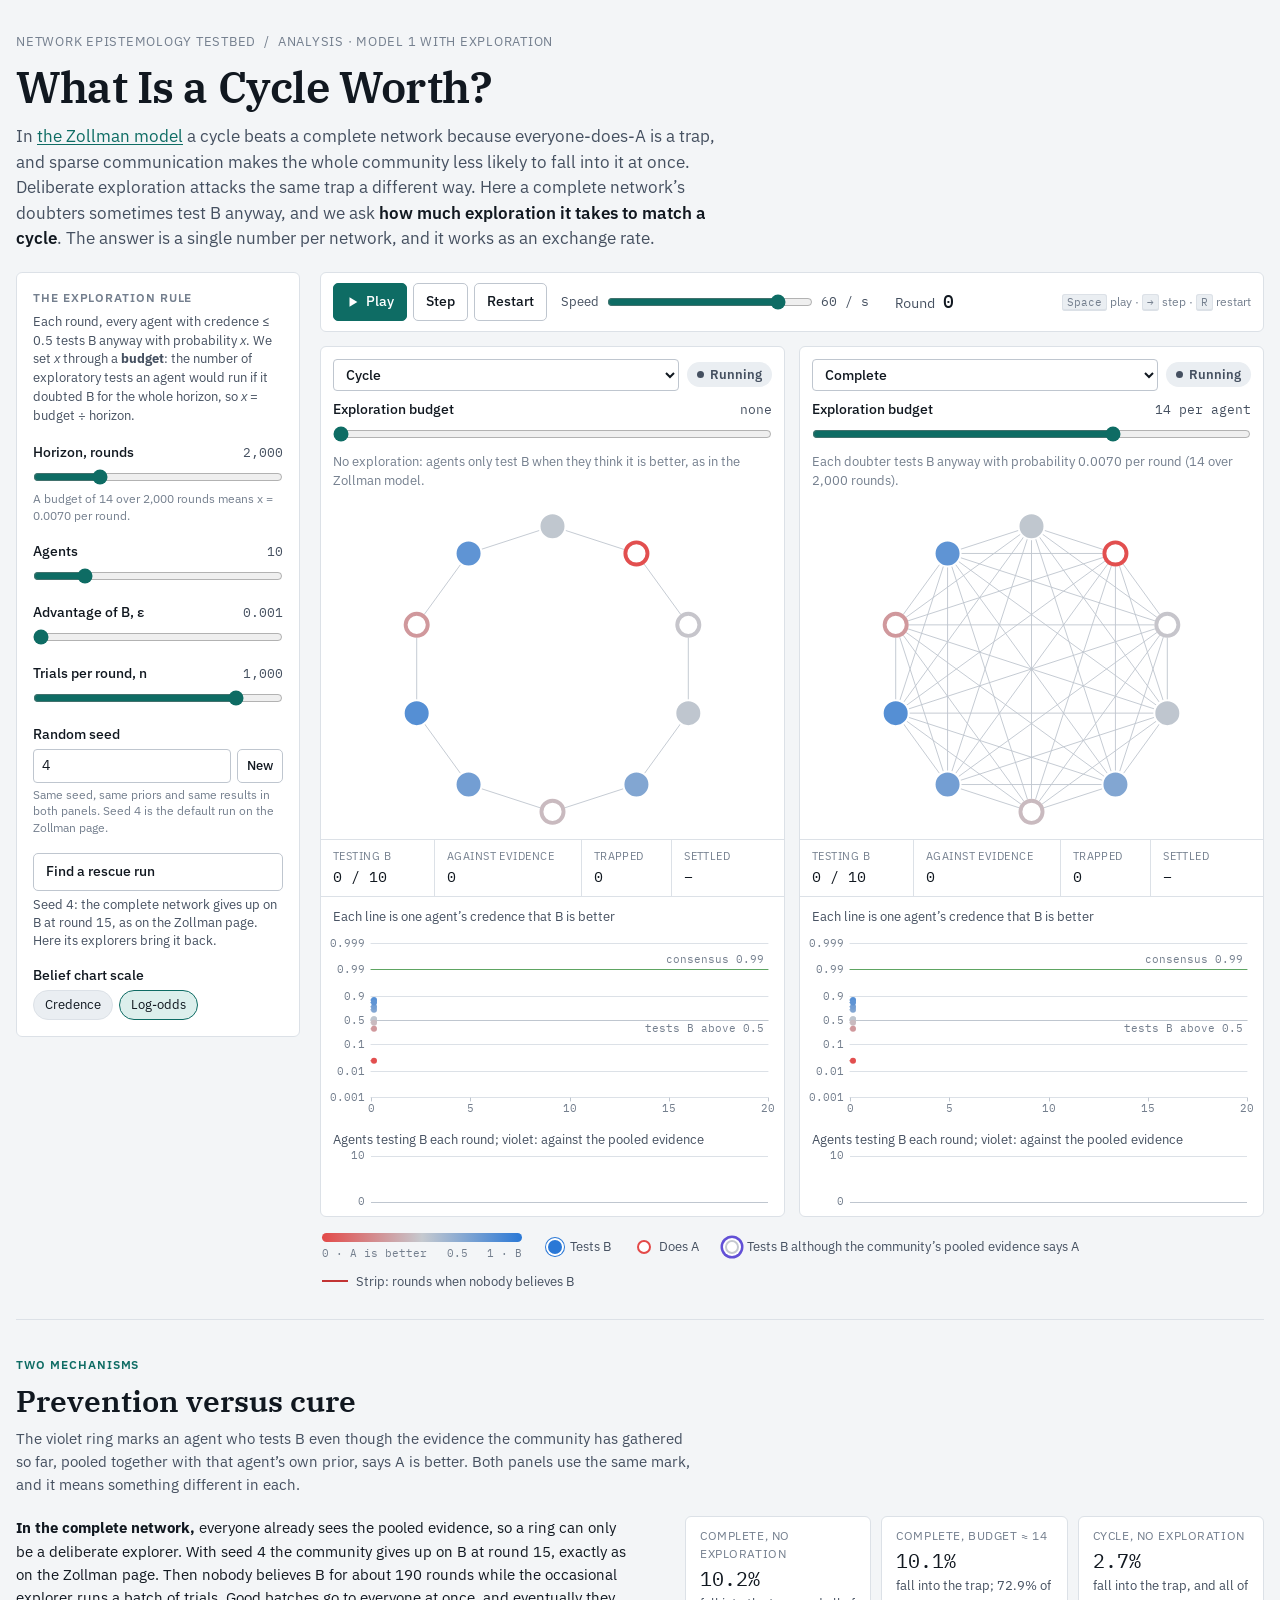
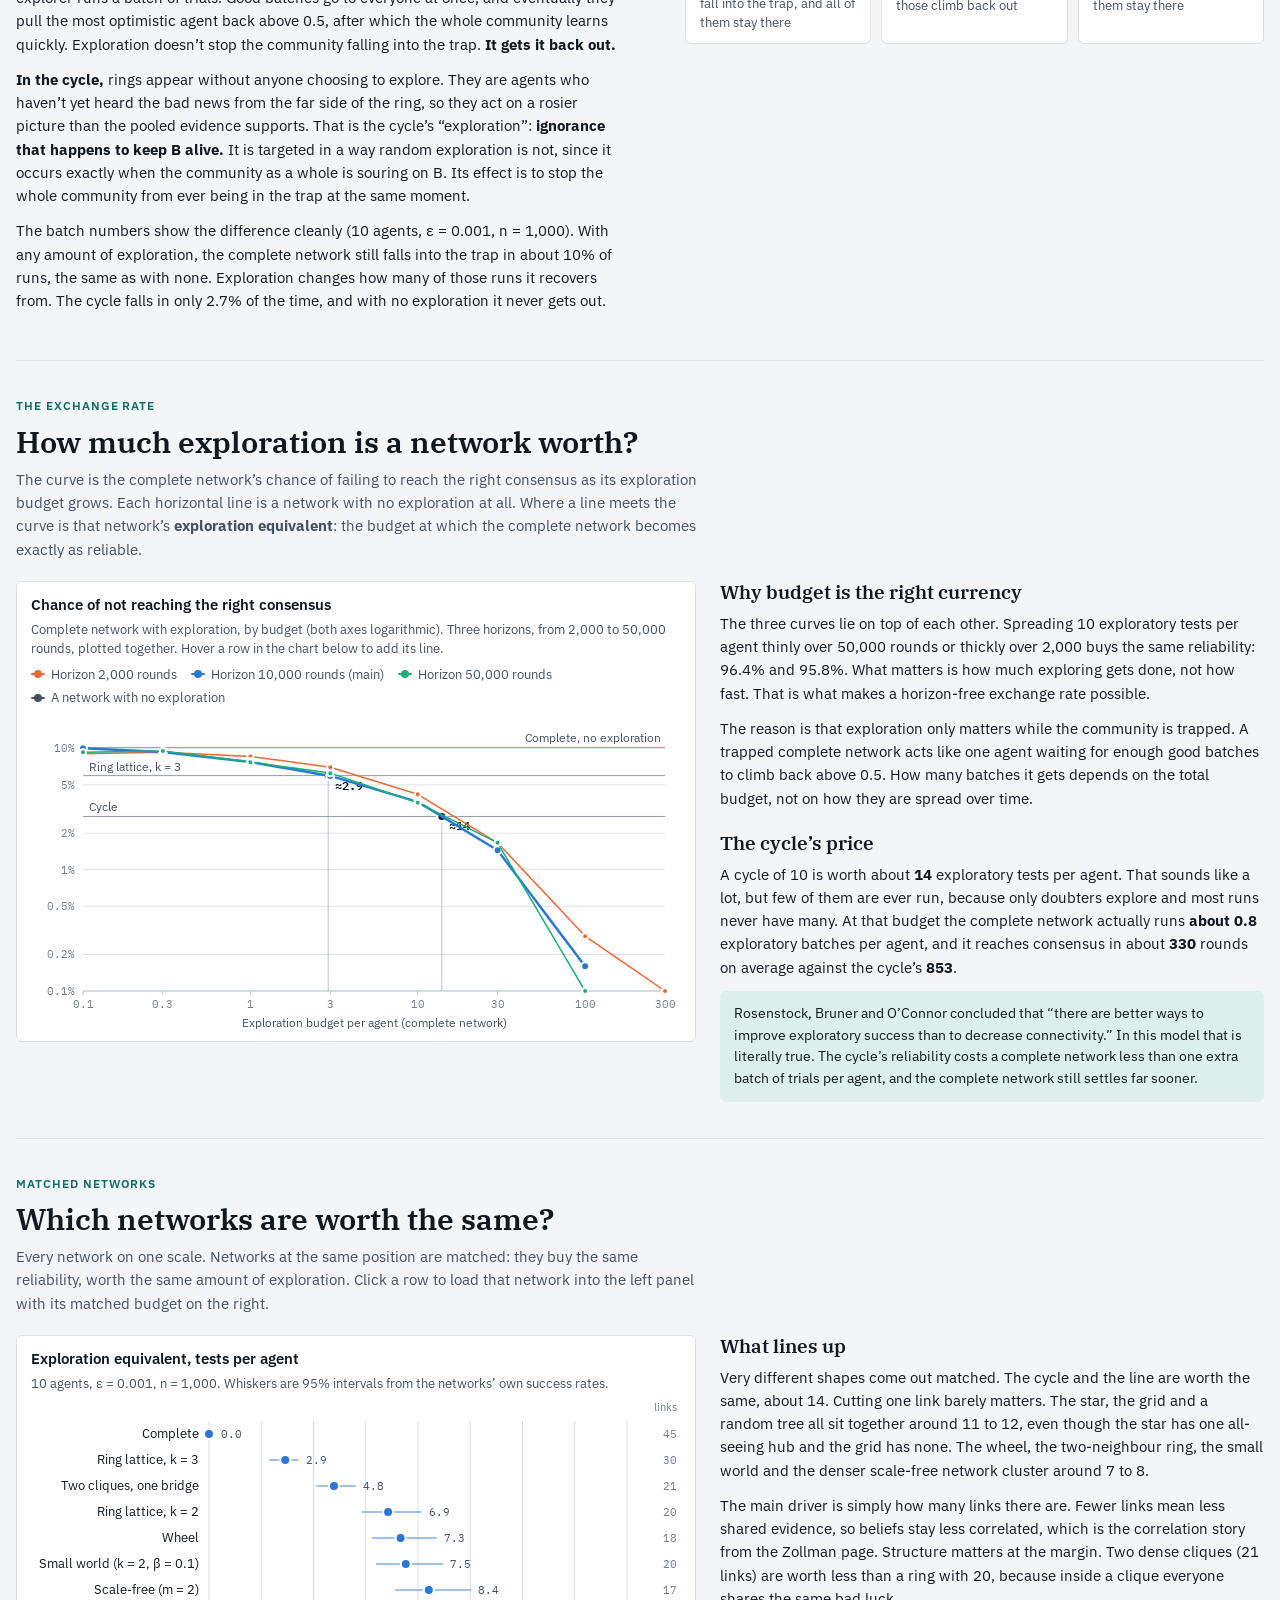
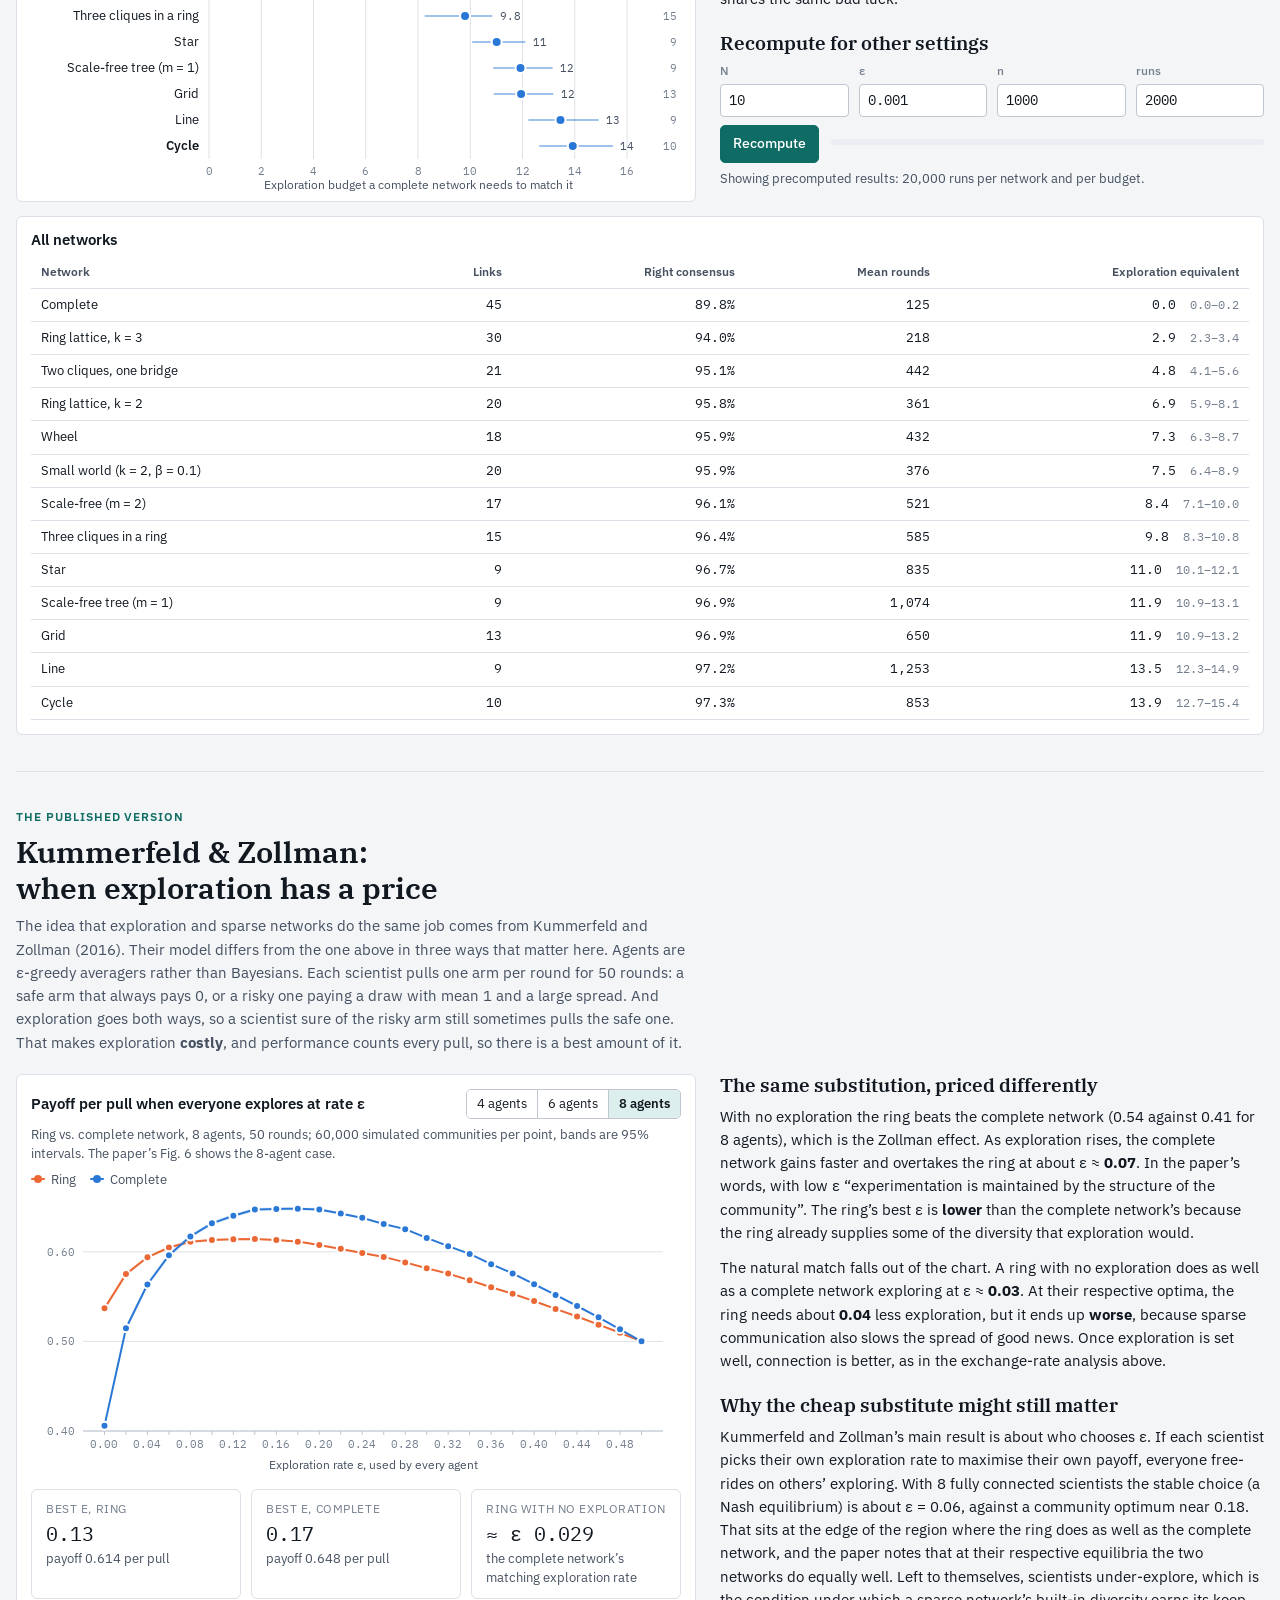
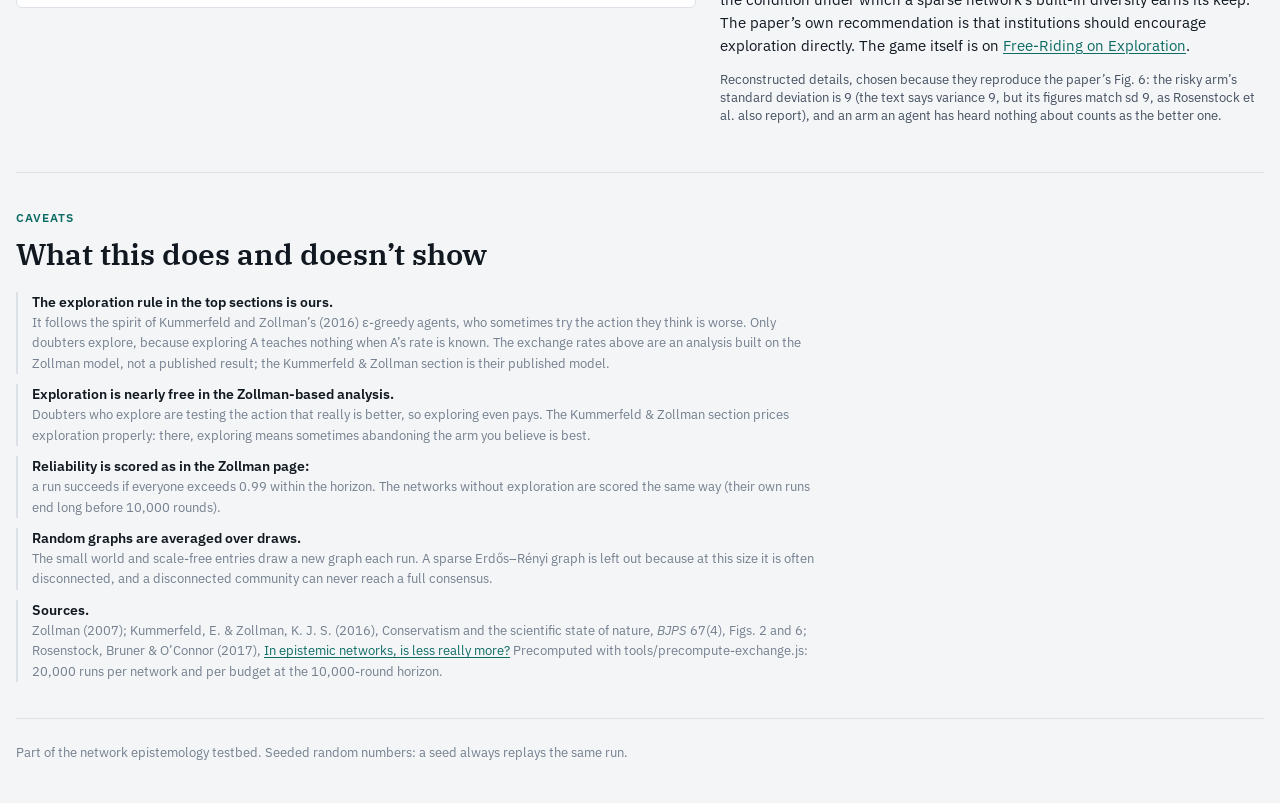
<file: exchange.html>
<!doctype html>
<html lang="en">
<head>
<meta charset="utf-8">
<meta name="viewport" content="width=device-width, initial-scale=1, viewport-fit=cover">
<title>What Is a Cycle Worth?</title>
<meta name="claude:viewport-fit-sides" content="cover">
<meta name="description" content="Pricing network structure in exploration: how much deliberate exploration a complete network needs to be as reliable as a sparse one in the Zollman model.">
<link rel="preconnect" href="https://fonts.googleapis.com">
<link rel="preconnect" href="https://fonts.gstatic.com" crossorigin>
<link rel="stylesheet" href="https://fonts.googleapis.com/css2?family=IBM+Plex+Mono:wght@400;500&family=IBM+Plex+Sans:ital,wght@0,400;0,500;0,600;1,400&family=IBM+Plex+Serif:wght@500;600&display=swap">
<link rel="stylesheet" href="css/lab.css">
<style>
.xchart svg, .dots svg { display: block; width: 100%; height: auto; overflow: visible; }
.xchart, .dots { position: relative; min-width: 0; }
.two-col { display: grid; grid-template-columns: minmax(0, 1.25fr) minmax(0, 1fr); gap: 24px; align-items: start; }
@media (max-width: 900px) { .two-col { grid-template-columns: minmax(0, 1fr); } }
.dots .row-hit { cursor: pointer; }
.dots .row-hit:hover rect.bg { fill: var(--surface-2); }
.stat-row { display: flex; flex-wrap: wrap; gap: 10px; }
.stat { background: var(--surface); border: 1px solid var(--rule); border-radius: var(--r); padding: 10px 14px; min-width: 150px; flex: 1 1 150px; }
.stat .k { font-size: 11.5px; letter-spacing: 0.05em; text-transform: uppercase; color: var(--muted); }
.stat .v { font-family: var(--mono); font-size: 20px; }
.stat .d { font-size: 12.5px; color: var(--ink-2); }
/* these panels carry an extra strip chart: seven rows, not five */
.panels .panel { grid-row: span 7; }
</style>
</head>
<body>
<div class="wrap">
  <header class="masthead">
    <nav class="crumbs" aria-label="Breadcrumb"><a href="index.html">Network epistemology testbed</a><span aria-hidden="true">/</span><span>Analysis · Model 1 with exploration</span></nav>
    <h1>What Is a Cycle Worth?</h1>
    <p class="lede">In <a href="zollman.html">the Zollman model</a> a cycle beats a complete network because everyone-does-A is a trap, and sparse communication makes the whole community less likely to fall into it at once. Deliberate exploration attacks the same trap a different way. Here a complete network’s doubters sometimes test B anyway, and we ask <strong>how much exploration it takes to match a cycle</strong>. The answer is a single number per network, and it works as an exchange rate.</p>
  </header>

  <section class="lab" aria-label="Simulation">
    <aside class="rail" aria-label="Parameters">
      <div class="field span-all">
        <p class="group-label">The exploration rule</p>
        <p class="note" style="font-size:13px">Each round, every agent with credence ≤ 0.5 tests B anyway with probability <i>x</i>. We set <i>x</i> through a <b>budget</b>: the number of exploratory tests an agent would run if it doubted B for the whole horizon, so <i>x</i> = budget ÷ horizon.</p>
      </div>
      <div class="field">
        <div class="field-top"><label for="in-H">Horizon, rounds</label><output id="out-H" for="in-H">2,000</output></div>
        <input type="range" id="in-H" min="0" max="4" step="1" value="1">
        <span class="hint" id="hint-x"></span>
      </div>
      <div class="field">
        <div class="field-top"><label for="in-N">Agents</label><output id="out-N" for="in-N">10</output></div>
        <input type="range" id="in-N" min="3" max="40" step="1" value="10">
      </div>
      <div class="field">
        <div class="field-top"><label for="in-eps">Advantage of B, ε</label><output id="out-eps" for="in-eps">0.001</output></div>
        <input type="range" id="in-eps" min="0" max="5" step="1" value="0">
      </div>
      <div class="field">
        <div class="field-top"><label for="in-n">Trials per round, n</label><output id="out-n" for="in-n">1,000</output></div>
        <input type="range" id="in-n" min="0" max="6" step="1" value="5">
      </div>
      <div class="field">
        <label for="in-seed">Random seed</label>
        <div style="display:flex; gap:6px">
          <input type="number" id="in-seed" min="0" step="1" value="4">
          <button class="btn small" type="button" id="btn-reseed">New</button>
        </div>
        <span class="hint">Same seed, same priors and same results in both panels. Seed 4 is the default run on the Zollman page.</span>
      </div>
      <div class="field span-all">
        <button class="btn" type="button" id="btn-find">Find a rescue run</button>
        <p class="note" id="find-note" aria-live="polite"></p>
      </div>
      <div class="field">
        <span class="label">Belief chart scale</span>
        <div class="chips" role="group" aria-label="Belief chart scale">
          <button class="chip" type="button" data-scale="credence" aria-pressed="false">Credence</button>
          <button class="chip" type="button" data-scale="logodds" aria-pressed="true">Log-odds</button>
        </div>
      </div>
    </aside>

    <div class="arena">
      <div class="transport" role="toolbar" aria-label="Playback">
        <div class="group">
          <button class="btn primary" type="button" id="btn-play"><svg viewBox="0 0 16 16" aria-hidden="true"><path d="M4 2.5v11l9-5.5z" fill="currentColor"/></svg><span>Play</span></button>
          <button class="btn" type="button" id="btn-step">Step</button>
          <button class="btn" type="button" id="btn-reset">Restart</button>
        </div>
        <div class="speed">
          <label for="in-speed">Speed</label>
          <input type="range" id="in-speed" min="0" max="7" step="1" value="6">
          <output id="out-speed" for="in-speed">60 / s</output>
        </div>
        <div class="round-big">Round <b id="round">0</b></div>
        <span class="kbd-hint"><kbd>Space</kbd> play · <kbd>→</kbd> step · <kbd>R</kbd> restart</span>
      </div>
      <div class="panels" id="panels"></div>
      <div class="legend" aria-label="Legend">
        <div class="item scale">
          <div class="scale-bar"></div>
          <div class="scale-ticks"><span>0 · A is better</span><span>0.5</span><span>1 · B</span></div>
        </div>
        <div class="item"><span class="glyph filled"></span>Tests B</div>
        <div class="item"><span class="glyph hollow"></span>Does A</div>
        <div class="item"><span class="glyph ring"></span>Tests B although the community’s pooled evidence says A</div>
        <div class="item"><span class="edge-key anti" style="border-top-style:solid"></span>Strip: rounds when nobody believes B</div>
      </div>
    </div>
  </section>

  <section class="section" aria-labelledby="mech-h">
    <div class="section-head">
      <span class="eyebrow">Two mechanisms</span>
      <h2 id="mech-h">Prevention versus cure</h2>
      <p>The violet ring marks an agent who tests B even though the evidence the community has gathered so far, pooled together with that agent’s own prior, says A is better. Both panels use the same mark, and it means something different in each.</p>
    </div>
    <div class="model-grid">
      <div class="prose">
        <p><b>In the complete network,</b> everyone already sees the pooled evidence, so a ring can only be a deliberate explorer. With seed 4 the community gives up on B at round 15, exactly as on the Zollman page. Then nobody believes B for about 190 rounds while the occasional explorer runs a batch of trials. Good batches go to everyone at once, and eventually they pull the most optimistic agent back above 0.5, after which the whole community learns quickly. Exploration doesn’t stop the community falling into the trap. <b>It gets it back out.</b></p>
        <p><b>In the cycle,</b> rings appear without anyone choosing to explore. They are agents who haven’t yet heard the bad news from the far side of the ring, so they act on a rosier picture than the pooled evidence supports. That is the cycle’s “exploration”: <b>ignorance that happens to keep B alive.</b> It is targeted in a way random exploration is not, since it occurs exactly when the community as a whole is souring on B. Its effect is to stop the whole community from ever being in the trap at the same moment.</p>
        <p>The batch numbers show the difference cleanly (10 agents, ε = 0.001, n = 1,000). With any amount of exploration, the complete network still falls into the trap in about 10% of runs, the same as with none. Exploration changes how many of those runs it recovers from. The cycle falls in only 2.7% of the time, and with no exploration it never gets out.</p>
      </div>
      <div class="stat-row" id="mech-stats"></div>
    </div>
  </section>

  <section class="section" aria-labelledby="rate-h">
    <div class="section-head">
      <span class="eyebrow">The exchange rate</span>
      <h2 id="rate-h">How much exploration is a network worth?</h2>
      <p>The curve is the complete network’s chance of failing to reach the right consensus as its exploration budget grows. Each horizontal line is a network with no exploration at all. Where a line meets the curve is that network’s <b>exploration equivalent</b>: the budget at which the complete network becomes exactly as reliable.</p>
    </div>
    <div class="two-col">
      <div class="chart-card">
        <h3>Chance of not reaching the right consensus</h3>
        <p class="sub">Complete network with exploration, by budget (both axes logarithmic). Three horizons, from 2,000 to 50,000 rounds, plotted together. Hover a row in the chart below to add its line.</p>
        <div class="chart-legend" id="xlegend"></div>
        <div class="xchart" id="xchart"></div>
      </div>
      <div class="prose">
        <h3>Why budget is the right currency</h3>
        <p>The three curves lie on top of each other. Spreading 10 exploratory tests per agent thinly over 50,000 rounds or thickly over 2,000 buys the same reliability: 96.4% and 95.8%. What matters is how much exploring gets done, not how fast. That is what makes a horizon-free exchange rate possible.</p>
        <p>The reason is that exploration only matters while the community is trapped. A trapped complete network acts like one agent waiting for enough good batches to climb back above 0.5. How many batches it gets depends on the total budget, not on how they are spread over time.</p>
        <h3>The cycle’s price</h3>
        <p>A cycle of 10 is worth about <b id="cycle-equiv">14</b> exploratory tests per agent. That sounds like a lot, but few of them are ever run, because only doubters explore and most runs never have many. At that budget the complete network actually runs <b id="cycle-realized">about 0.6</b> exploratory batches per agent, and it reaches consensus in about <b id="cycle-speed">–</b> rounds on average against the cycle’s <b id="cycle-own-speed">850</b>.</p>
        <div class="callout">Rosenstock, Bruner and O’Connor concluded that “there are better ways to improve exploratory success than to decrease connectivity.” In this model that is literally true. The cycle’s reliability costs a complete network less than one extra batch of trials per agent, and the complete network still settles far sooner.</div>
      </div>
    </div>
  </section>

  <section class="section" aria-labelledby="match-h">
    <div class="section-head">
      <span class="eyebrow">Matched networks</span>
      <h2 id="match-h">Which networks are worth the same?</h2>
      <p>Every network on one scale. Networks at the same position are matched: they buy the same reliability, worth the same amount of exploration. Click a row to load that network into the left panel with its matched budget on the right.</p>
    </div>
    <div class="two-col">
      <div class="chart-card">
        <h3>Exploration equivalent, tests per agent</h3>
        <p class="sub" id="dots-sub">10 agents, ε = 0.001, n = 1,000. Whiskers are 95% intervals from the networks’ own success rates.</p>
        <div class="dots" id="dots"></div>
      </div>
      <div class="prose">
        <h3>What lines up</h3>
        <p>Very different shapes come out matched. The cycle and the line are worth the same, about 14. Cutting one link barely matters. The star, the grid and a random tree all sit together around 11 to 12, even though the star has one all-seeing hub and the grid has none. The wheel, the two-neighbour ring, the small world and the denser scale-free network cluster around 7 to 8.</p>
        <p>The main driver is simply how many links there are. Fewer links mean less shared evidence, so beliefs stay less correlated, which is the correlation story from the Zollman page. Structure matters at the margin. Two dense cliques (21 links) are worth less than a ring with 20, because inside a clique everyone shares the same bad luck.</p>
        <h3>Recompute for other settings</h3>
        <div class="pair" style="grid-template-columns: repeat(4, minmax(0,1fr))">
          <div class="field"><label class="hint" for="rc-N">N</label><input type="number" id="rc-N" min="3" max="40" value="10"></div>
          <div class="field"><label class="hint" for="rc-eps">ε</label><input type="number" id="rc-eps" min="0.0005" max="0.2" step="0.001" value="0.001"></div>
          <div class="field"><label class="hint" for="rc-n">n</label><input type="number" id="rc-n" min="1" max="10000" value="1000"></div>
          <div class="field"><label class="hint" for="rc-runs">runs</label><input type="number" id="rc-runs" min="100" max="50000" step="100" value="2000"></div>
        </div>
        <div class="run-row" style="margin-top:8px">
          <button class="btn primary" type="button" id="rc-run">Recompute</button>
          <div class="progress">
            <div class="progress-track"><div class="progress-fill" id="rc-fill"></div></div>
            <span class="progress-text" id="rc-progress" aria-live="polite"></span>
          </div>
        </div>
        <p class="note" id="rc-source" style="margin-top:6px"></p>
      </div>
    </div>
    <div class="effect-strip">
      <h3 style="font-family:var(--body); font-size:15px">All networks</h3>
      <div class="table-scroll"><table class="results" id="xtable"></table></div>
    </div>
  </section>

  <section class="section" id="published" aria-labelledby="kz-h">
    <div class="section-head">
      <span class="eyebrow">The published version</span>
      <h2 id="kz-h">Kummerfeld &amp; Zollman: when exploration has a price</h2>
      <p>The idea that exploration and sparse networks do the same job comes from Kummerfeld and Zollman (2016). Their model differs from the one above in three ways that matter here. Agents are ε-greedy averagers rather than Bayesians. Each scientist pulls one arm per round for 50 rounds: a safe arm that always pays 0, or a risky one paying a draw with mean 1 and a large spread. And exploration goes both ways, so a scientist sure of the risky arm still sometimes pulls the safe one. That makes exploration <b>costly</b>, and performance counts every pull, so there is a best amount of it.</p>
    </div>
    <div class="two-col">
      <div class="chart-card">
        <div class="field-top" style="align-items:center; flex-wrap:wrap">
          <h3>Payoff per pull when everyone explores at rate ε</h3>
          <div class="seg" role="group" aria-label="Community size" id="kz-sizes"></div>
        </div>
        <p class="sub" id="kz-sub">Ring vs. complete network, 50 rounds. Their Fig. 6 shows the 8-agent case.</p>
        <div class="chart-legend" id="kz-legend"></div>
        <div class="chart-box" id="kz-chart"></div>
        <div class="stat-row" id="kz-stats" style="margin-top:8px"></div>
      </div>
      <div class="prose">
        <h3>The same substitution, priced differently</h3>
        <p>With no exploration the ring beats the complete network (0.54 against 0.41 for 8 agents), which is the Zollman effect. As exploration rises, the complete network gains faster and overtakes the ring at about ε ≈ <b id="kz-cross">0.07</b>. In the paper’s words, with low ε “experimentation is maintained by the structure of the community”. The ring’s best ε is <b>lower</b> than the complete network’s because the ring already supplies some of the diversity that exploration would.</p>
        <p>The natural match falls out of the chart. A ring with no exploration does as well as a complete network exploring at ε ≈ <b id="kz-match">0.03</b>. At their respective optima, the ring needs about <b id="kz-gap">0.04</b> less exploration, but it ends up <b>worse</b>, because sparse communication also slows the spread of good news. Once exploration is set well, connection is better, as in the exchange-rate analysis above.</p>
        <h3>Why the cheap substitute might still matter</h3>
        <p>Kummerfeld and Zollman’s main result is about who chooses ε. If each scientist picks their own exploration rate to maximise their own payoff, everyone free-rides on others’ exploring. With 8 fully connected scientists the stable choice (a Nash equilibrium) is about ε = 0.06, against a community optimum near 0.18. That sits at the edge of the region where the ring does as well as the complete network, and the paper notes that at their respective equilibria the two networks do equally well. Left to themselves, scientists under-explore, which is the condition under which a sparse network’s built-in diversity earns its keep. The paper’s own recommendation is that institutions should encourage exploration directly. The game itself is on <a href="freerider.html">Free-Riding on Exploration</a>.</p>
        <p class="note">Reconstructed details, chosen because they reproduce the paper’s Fig. 6: the risky arm’s standard deviation is 9 (the text says variance 9, but its figures match sd 9, as Rosenstock et al. also report), and an arm an agent has heard nothing about counts as the better one.</p>
      </div>
    </div>
  </section>

  <section class="section" aria-labelledby="caveat-h">
    <div class="section-head">
      <span class="eyebrow">Caveats</span>
      <h2 id="caveat-h">What this does and doesn’t show</h2>
    </div>
    <ul class="refs">
      <li><b>The exploration rule in the top sections is ours.</b> <span class="why">It follows the spirit of Kummerfeld and Zollman’s (2016) ε-greedy agents, who sometimes try the action they think is worse. Only doubters explore, because exploring A teaches nothing when A’s rate is known. The exchange rates above are an analysis built on the Zollman model, not a published result; the Kummerfeld &amp; Zollman section is their published model.</span></li>
      <li><b>Exploration is nearly free in the Zollman-based analysis.</b> <span class="why">Doubters who explore are testing the action that really is better, so exploring even pays. The Kummerfeld &amp; Zollman section prices exploration properly: there, exploring means sometimes abandoning the arm you believe is best.</span></li>
      <li><b>Reliability is scored as in the Zollman page:</b> <span class="why">a run succeeds if everyone exceeds 0.99 within the horizon. The networks without exploration are scored the same way (their own runs end long before 10,000 rounds).</span></li>
      <li><b>Random graphs are averaged over draws.</b> <span class="why">The small world and scale-free entries draw a new graph each run. A sparse Erdős–Rényi graph is left out because at this size it is often disconnected, and a disconnected community can never reach a full consensus.</span></li>
      <li><b>Sources.</b> <span class="why">Zollman (2007); Kummerfeld, E. &amp; Zollman, K. J. S. (2016), Conservatism and the scientific state of nature, <i>BJPS</i> 67(4), Figs. 2 and 6; Rosenstock, Bruner &amp; O’Connor (2017), <a href="https://philsci-archive.pitt.edu/11900/">In epistemic networks, is less really more?</a> Precomputed with tools/precompute-exchange.js: 20,000 runs per network and per budget at the 10,000-round horizon.</span></li>
    </ul>
  </section>

  <footer>Part of the network epistemology testbed. Seeded random numbers: a seed always replays the same run.</footer>
</div>

<script src="lib/rng.js"></script>
<script src="lib/networks.js"></script>
<script src="models/zollman.js"></script>
<script src="lib/charts.js"></script>
<script src="lib/views.js"></script>
<script src="models/kummerfeld-zollman.js"></script>
<script src="data/exchange-presets.js"></script>
<script src="data/kz-presets.js"></script>
<script src="app/exchange-app.js"></script>
<script src="app/kz-section.js"></script>
</body>
</html>
</file>
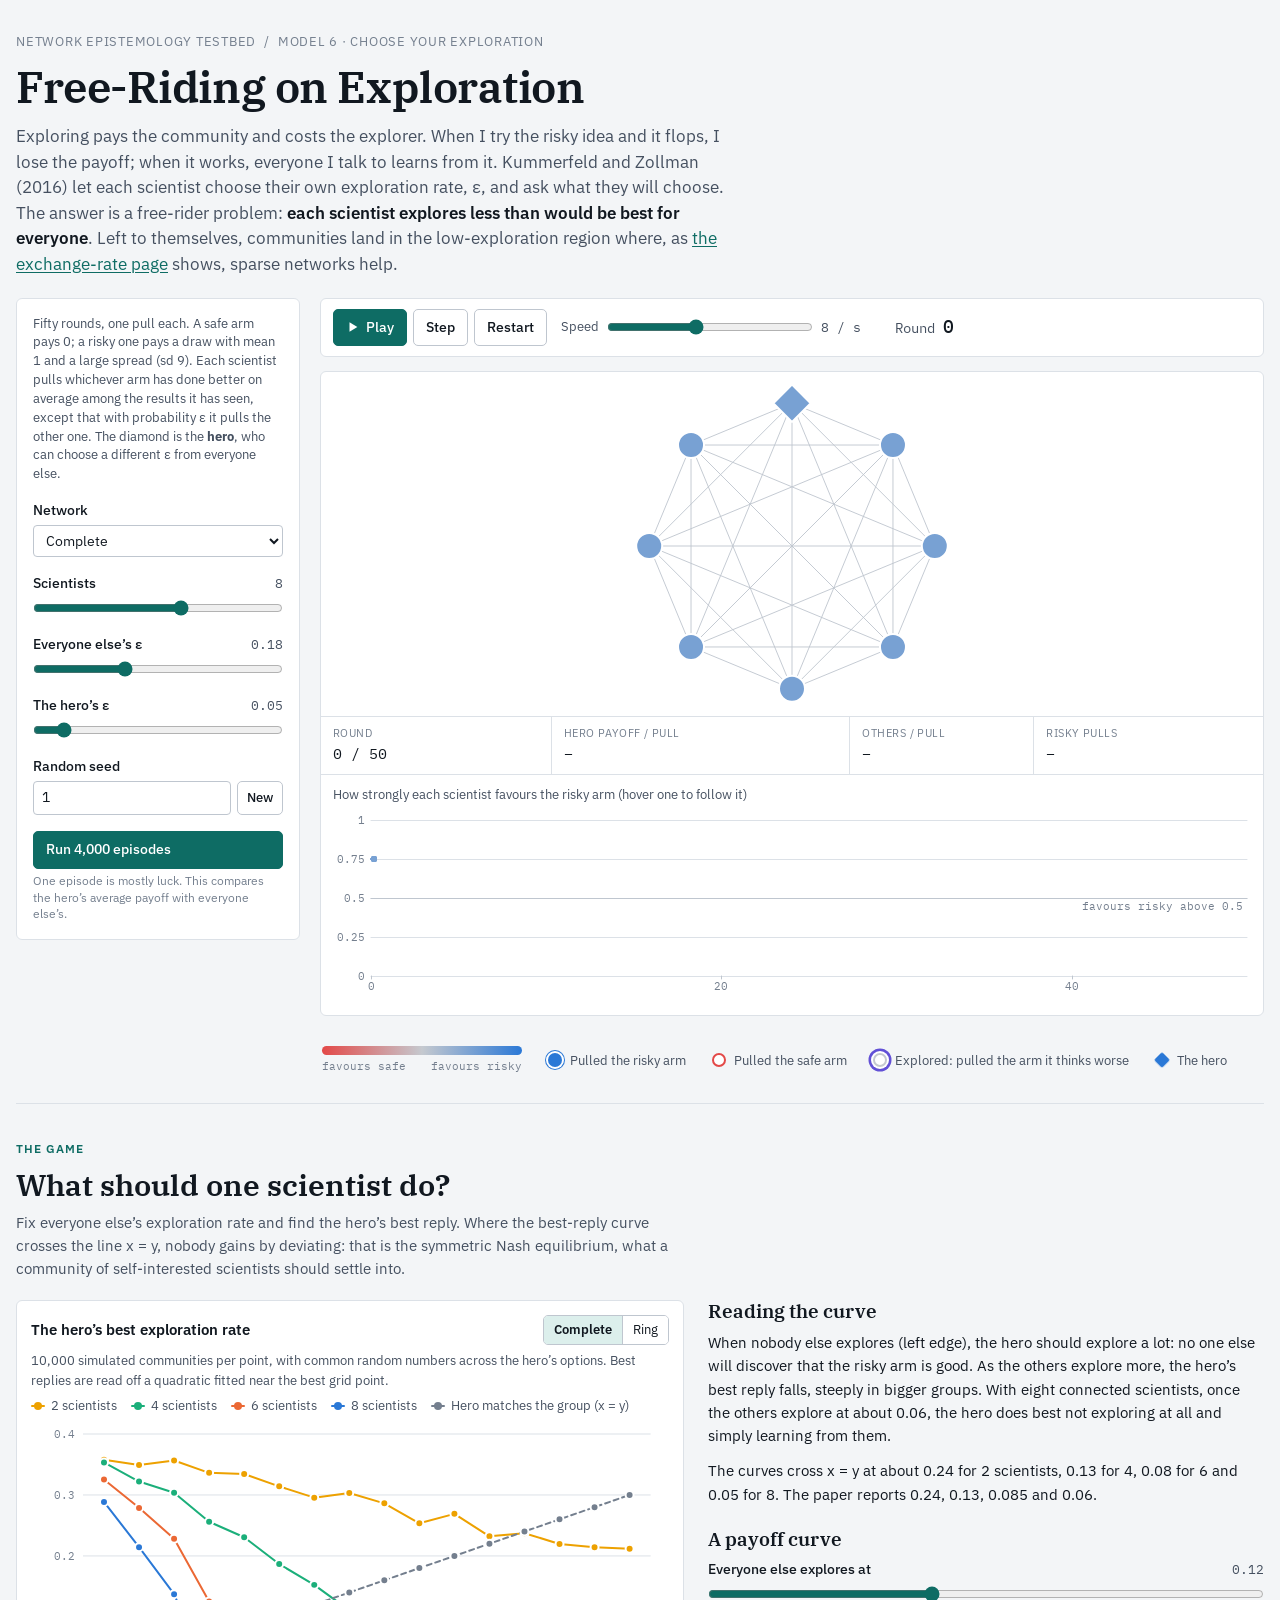
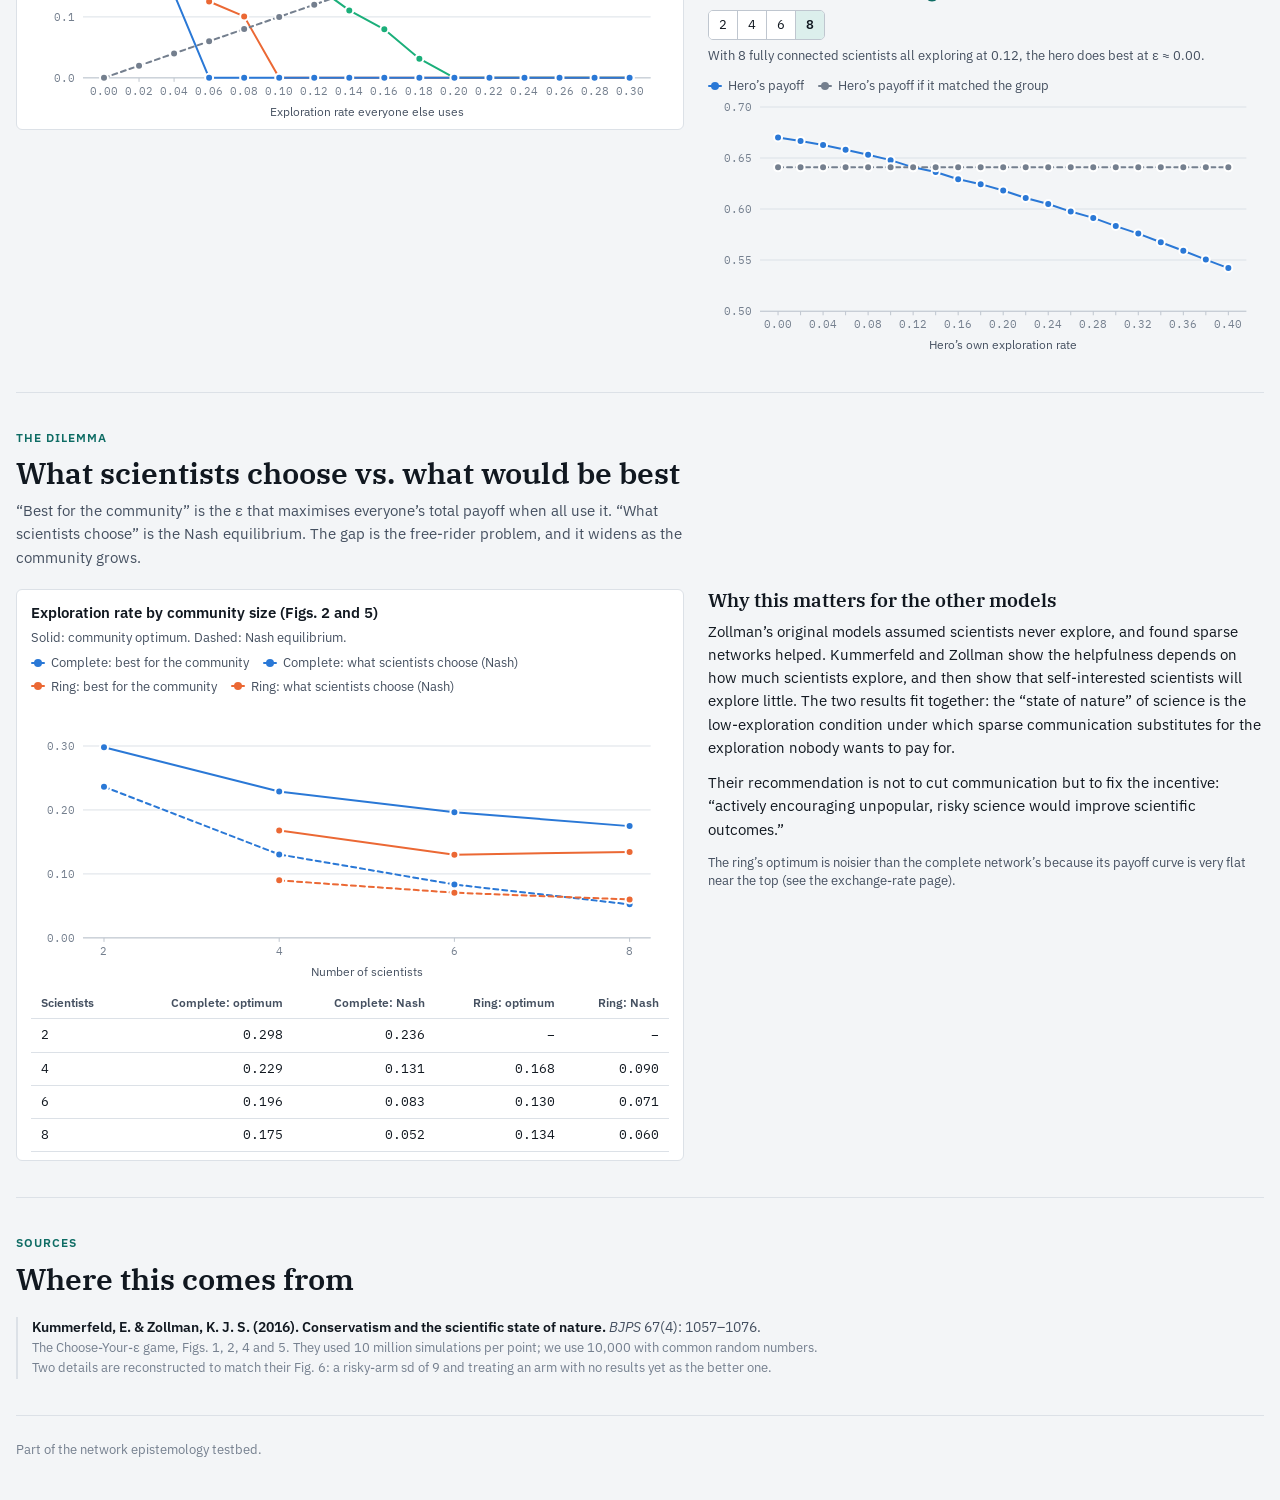
<file: freerider.html>
<!doctype html>
<html lang="en">
<head>
<meta charset="utf-8">
<meta name="viewport" content="width=device-width, initial-scale=1, viewport-fit=cover">
<title>Free-Riding on Exploration</title>
<meta name="claude:viewport-fit-sides" content="cover">
<meta name="description" content="Kummerfeld and Zollman's Choose-Your-Epsilon game: scientists who pick their own exploration rate leave the exploring to others.">
<link rel="preconnect" href="https://fonts.googleapis.com">
<link rel="preconnect" href="https://fonts.gstatic.com" crossorigin>
<link rel="stylesheet" href="https://fonts.googleapis.com/css2?family=IBM+Plex+Mono:wght@400;500&family=IBM+Plex+Sans:ital,wght@0,400;0,500;0,600;1,400&family=IBM+Plex+Serif:wght@500;600&display=swap">
<link rel="stylesheet" href="css/lab.css">
<style>
.stat-row { display: flex; flex-wrap: wrap; gap: 10px; }
.stat { background: var(--surface); border: 1px solid var(--rule); border-radius: var(--r); padding: 10px 14px; min-width: 150px; flex: 1 1 150px; }
.stat .k { font-size: 11.5px; letter-spacing: 0.05em; text-transform: uppercase; color: var(--muted); }
.stat .v { font-family: var(--mono); font-size: 20px; }
.stat .d { font-size: 12.5px; color: var(--ink-2); }
.one { display: grid; grid-template-columns: minmax(0, 1fr); gap: 0; }
.glyph.diamond { border-radius: 2px; transform: rotate(45deg) scale(0.8); background: var(--cred-b); }
.two-col { display: grid; grid-template-columns: minmax(0, 1.2fr) minmax(0, 1fr); gap: 24px; align-items: start; }
@media (max-width: 900px) { .two-col { grid-template-columns: minmax(0, 1fr); } }
</style>
</head>
<body>
<div class="wrap">
  <header class="masthead">
    <nav class="crumbs" aria-label="Breadcrumb"><a href="index.html">Network epistemology testbed</a><span aria-hidden="true">/</span><span>Model 6 · Choose your exploration</span></nav>
    <h1>Free-Riding on Exploration</h1>
    <p class="lede">Exploring pays the community and costs the explorer. When I try the risky idea and it flops, I lose the payoff; when it works, everyone I talk to learns from it. Kummerfeld and Zollman (2016) let each scientist choose their own exploration rate, ε, and ask what they will choose. The answer is a free-rider problem: <strong>each scientist explores less than would be best for everyone</strong>. Left to themselves, communities land in the low-exploration region where, as <a href="exchange.html#published">the exchange-rate page</a> shows, sparse networks help.</p>
  </header>

  <section class="lab" aria-label="One episode">
    <aside class="rail" aria-label="Parameters">
      <div class="field span-all">
        <p class="note" style="font-size:13px">Fifty rounds, one pull each. A safe arm pays 0; a risky one pays a draw with mean 1 and a large spread (sd 9). Each scientist pulls whichever arm has done better on average among the results it has seen, except that with probability ε it pulls the other one. The diamond is the <b>hero</b>, who can choose a different ε from everyone else.</p>
      </div>
      <div class="field">
        <label for="in-net">Network</label>
        <select id="in-net"><option value="complete">Complete</option><option value="cycle">Ring</option></select>
      </div>
      <div class="field">
        <div class="field-top"><label for="in-N">Scientists</label><output id="out-N" for="in-N"></output></div>
        <input type="range" id="in-N" min="2" max="12" step="1">
      </div>
      <div class="field">
        <div class="field-top"><label for="in-epsG">Everyone else’s ε</label><output id="out-epsG" for="in-epsG"></output></div>
        <input type="range" id="in-epsG" min="0" max="0.5" step="0.01">
      </div>
      <div class="field">
        <div class="field-top"><label for="in-epsH">The hero’s ε</label><output id="out-epsH" for="in-epsH"></output></div>
        <input type="range" id="in-epsH" min="0" max="0.5" step="0.01">
      </div>
      <div class="field">
        <label for="in-seed">Random seed</label>
        <div style="display:flex; gap:6px">
          <input type="number" id="in-seed" min="0" step="1" value="1">
          <button class="btn small" type="button" id="btn-reseed">New</button>
        </div>
      </div>
      <div class="field span-all">
        <button class="btn primary" type="button" id="btn-many">Run 4,000 episodes</button>
        <span class="hint">One episode is mostly luck. This compares the hero’s average payoff with everyone else’s.</span>
      </div>
    </aside>
    <div class="arena">
      <div class="transport" role="toolbar" aria-label="Playback">
        <div class="group">
          <button class="btn primary" type="button" id="btn-play"><svg viewBox="0 0 16 16" aria-hidden="true"><path d="M4 2.5v11l9-5.5z" fill="currentColor"/></svg><span>Play</span></button>
          <button class="btn" type="button" id="btn-step">Step</button>
          <button class="btn" type="button" id="btn-reset">Restart</button>
        </div>
        <div class="speed">
          <label for="in-speed">Speed</label>
          <input type="range" id="in-speed" min="0" max="7" step="1">
          <output id="out-speed" for="in-speed"></output>
        </div>
        <div class="round-big">Round <b id="round">0</b></div>
      </div>
      <article class="panel one">
        <div class="net-wrap" style="height: clamp(260px, 28vw, 340px)"><canvas id="graph" aria-label="Network diagram"></canvas></div>
        <dl class="readout">
          <div><dt>Round</dt><dd id="o-round">–</dd></div>
          <div><dt>Hero payoff / pull</dt><dd id="o-hero">–</dd></div>
          <div><dt>Others / pull</dt><dd id="o-group">–</dd></div>
          <div><dt title="Risky pulls: hero vs. average other">Risky pulls</dt><dd id="o-risky">–</dd></div>
        </dl>
        <div class="traj-title"><span>How strongly each scientist favours the risky arm (hover one to follow it)</span></div>
        <div class="traj-wrap"><canvas id="traj"></canvas></div>
      </article>
      <div class="stat-row" id="many-out"></div>
      <div class="legend" aria-label="Legend">
        <div class="item scale">
          <div class="scale-bar"></div>
          <div class="scale-ticks"><span>favours safe</span><span></span><span>favours risky</span></div>
        </div>
        <div class="item"><span class="glyph filled"></span>Pulled the risky arm</div>
        <div class="item"><span class="glyph hollow"></span>Pulled the safe arm</div>
        <div class="item"><span class="glyph ring"></span>Explored: pulled the arm it thinks worse</div>
        <div class="item"><span class="glyph diamond"></span>The hero</div>
      </div>
    </div>
  </section>

  <section class="section" aria-labelledby="br-h">
    <div class="section-head">
      <span class="eyebrow">The game</span>
      <h2 id="br-h">What should one scientist do?</h2>
      <p>Fix everyone else’s exploration rate and find the hero’s best reply. Where the best-reply curve crosses the line x = y, nobody gains by deviating: that is the symmetric Nash equilibrium, what a community of self-interested scientists should settle into.</p>
    </div>
    <div class="two-col">
      <div class="chart-card">
        <div class="field-top" style="align-items:center; flex-wrap:wrap">
          <h3>The hero’s best exploration rate</h3>
          <div class="seg" role="group" aria-label="Network"><button type="button" data-brnet="complete" aria-pressed="true">Complete</button><button type="button" data-brnet="cycle" aria-pressed="false">Ring</button></div>
        </div>
        <p class="sub">10,000 simulated communities per point, with common random numbers across the hero’s options. Best replies are read off a quadratic fitted near the best grid point.</p>
        <div class="chart-legend" id="br-legend"></div>
        <div class="chart-box" id="br-chart"></div>
      </div>
      <div class="prose">
        <h3>Reading the curve</h3>
        <p>When nobody else explores (left edge), the hero should explore a lot: no one else will discover that the risky arm is good. As the others explore more, the hero’s best reply falls, steeply in bigger groups. With eight connected scientists, once the others explore at about 0.06, the hero does best not exploring at all and simply learning from them.</p>
        <p>The curves cross x = y at about 0.24 for 2 scientists, 0.13 for 4, 0.08 for 6 and 0.05 for 8. The paper reports 0.24, 0.13, 0.085 and 0.06.</p>
        <h3>A payoff curve</h3>
        <div class="field">
          <div class="field-top"><label for="in-curveG">Everyone else explores at</label><output id="out-curveG" for="in-curveG"></output></div>
          <input type="range" id="in-curveG" min="0" step="1">
        </div>
        <div class="seg" role="group" aria-label="Group size" style="margin-top:6px"><button type="button" data-curven="2" aria-pressed="false">2</button><button type="button" data-curven="4" aria-pressed="false">4</button><button type="button" data-curven="6" aria-pressed="false">6</button><button type="button" data-curven="8" aria-pressed="true">8</button></div>
        <p class="note" id="curve-note" style="margin-top:6px"></p>
        <div class="chart-legend" id="curve-legend"></div>
        <div class="chart-box" id="curve-chart"></div>
      </div>
    </div>
  </section>

  <section class="section" aria-labelledby="gap-h">
    <div class="section-head">
      <span class="eyebrow">The dilemma</span>
      <h2 id="gap-h">What scientists choose vs. what would be best</h2>
      <p>“Best for the community” is the ε that maximises everyone’s total payoff when all use it. “What scientists choose” is the Nash equilibrium. The gap is the free-rider problem, and it widens as the community grows.</p>
    </div>
    <div class="two-col">
      <div class="chart-card">
        <h3>Exploration rate by community size (Figs. 2 and 5)</h3>
        <p class="sub">Solid: community optimum. Dashed: Nash equilibrium.</p>
        <div class="chart-legend" id="gap-legend"></div>
        <div class="chart-box" id="gap-chart"></div>
        <div class="table-scroll"><table class="results" id="gap-table"></table></div>
      </div>
      <div class="prose">
        <h3>Why this matters for the other models</h3>
        <p>Zollman’s original models assumed scientists never explore, and found sparse networks helped. Kummerfeld and Zollman show the helpfulness depends on how much scientists explore, and then show that self-interested scientists will explore little. The two results fit together: the “state of nature” of science is the low-exploration condition under which sparse communication substitutes for the exploration nobody wants to pay for.</p>
        <p>Their recommendation is not to cut communication but to fix the incentive: “actively encouraging unpopular, risky science would improve scientific outcomes.”</p>
        <p class="note">The ring’s optimum is noisier than the complete network’s because its payoff curve is very flat near the top (see the exchange-rate page).</p>
      </div>
    </div>
  </section>

  <section class="section" aria-labelledby="read-h">
    <div class="section-head">
      <span class="eyebrow">Sources</span>
      <h2 id="read-h">Where this comes from</h2>
    </div>
    <ul class="refs">
      <li><b>Kummerfeld, E. &amp; Zollman, K. J. S. (2016). Conservatism and the scientific state of nature.</b> <i>BJPS</i> 67(4): 1057–1076. <span class="why">The Choose-Your-ε game, Figs. 1, 2, 4 and 5. They used 10 million simulations per point; we use 10,000 with common random numbers. Two details are reconstructed to match their Fig. 6: a risky-arm sd of 9 and treating an arm with no results yet as the better one.</span></li>
    </ul>
  </section>
  <footer>Part of the network epistemology testbed.</footer>
</div>
<script src="lib/rng.js"></script>
<script src="lib/networks.js"></script>
<script src="lib/charts.js"></script>
<script src="lib/views.js"></script>
<script src="lib/lab.js"></script>
<script src="models/kummerfeld-zollman.js"></script>
<script src="data/freerider-presets.js"></script>
<script src="app/freerider-app.js"></script>
</body>
</html>
</file>
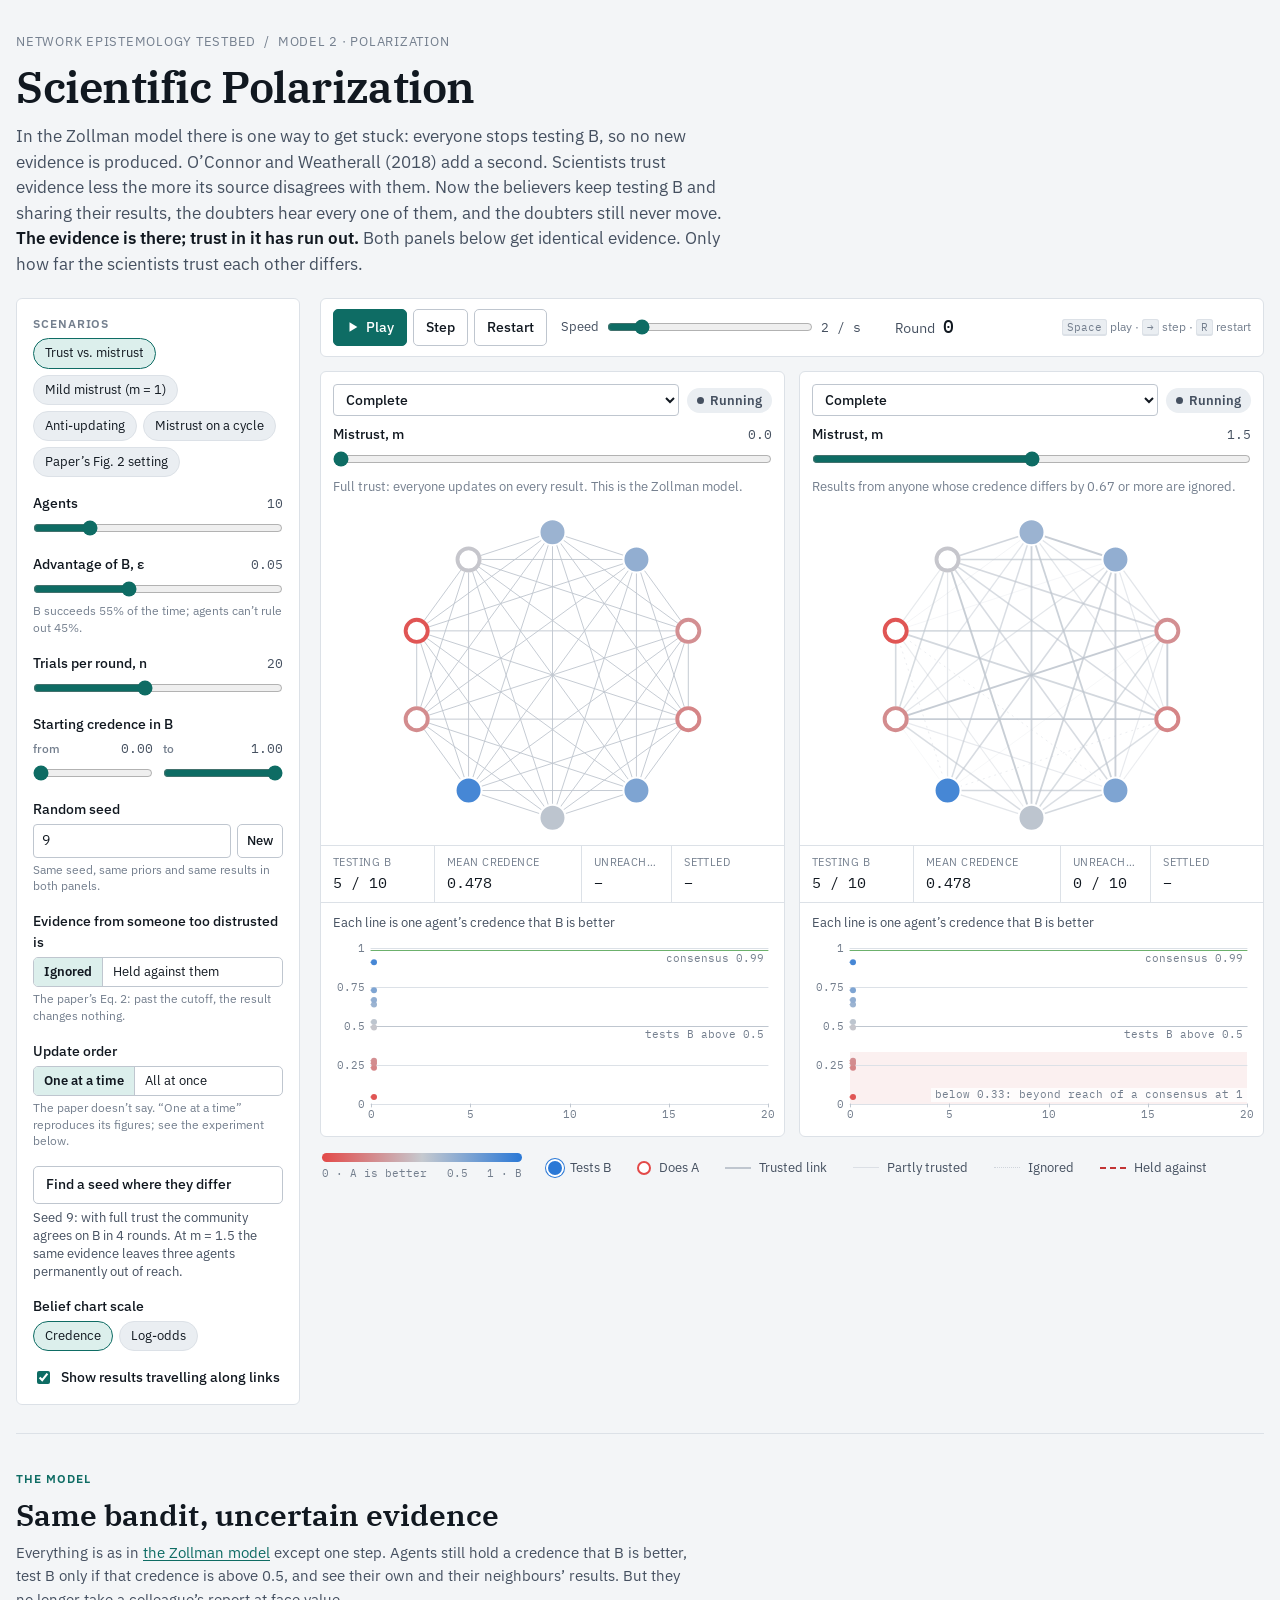
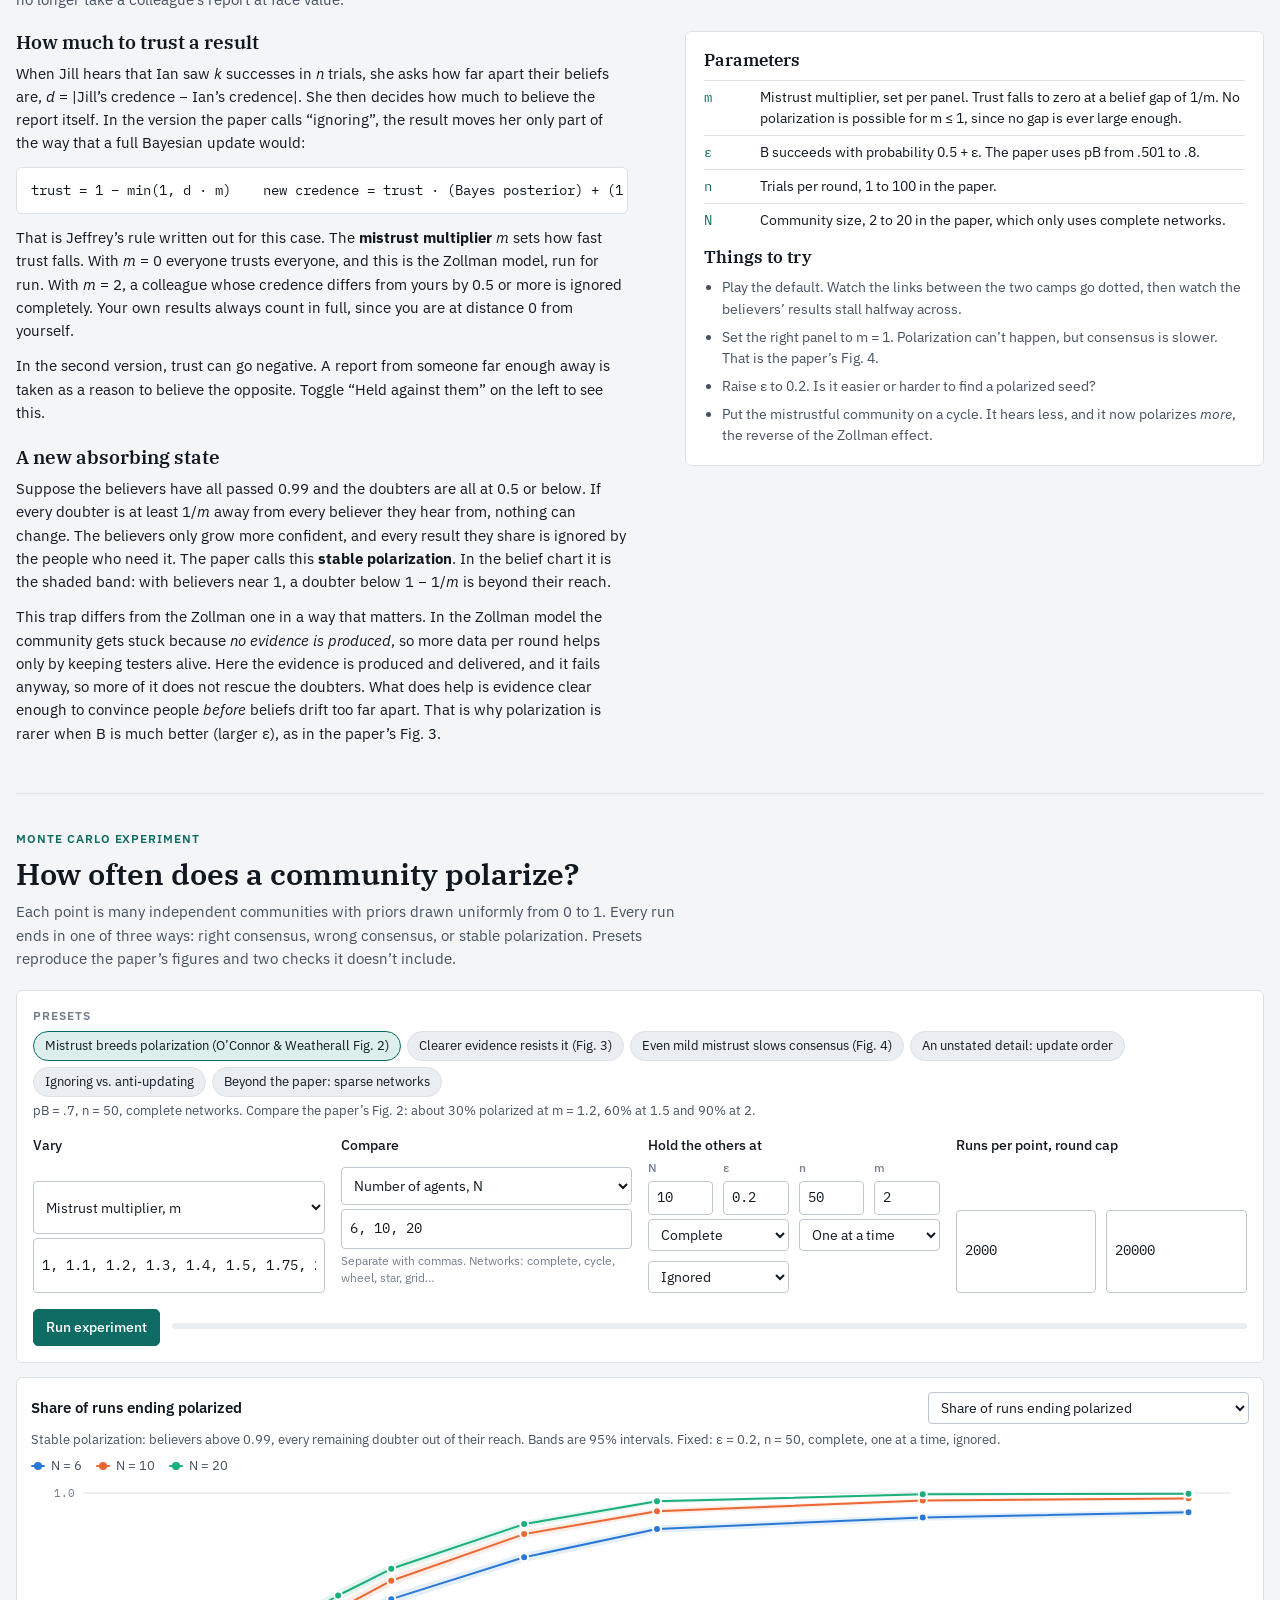
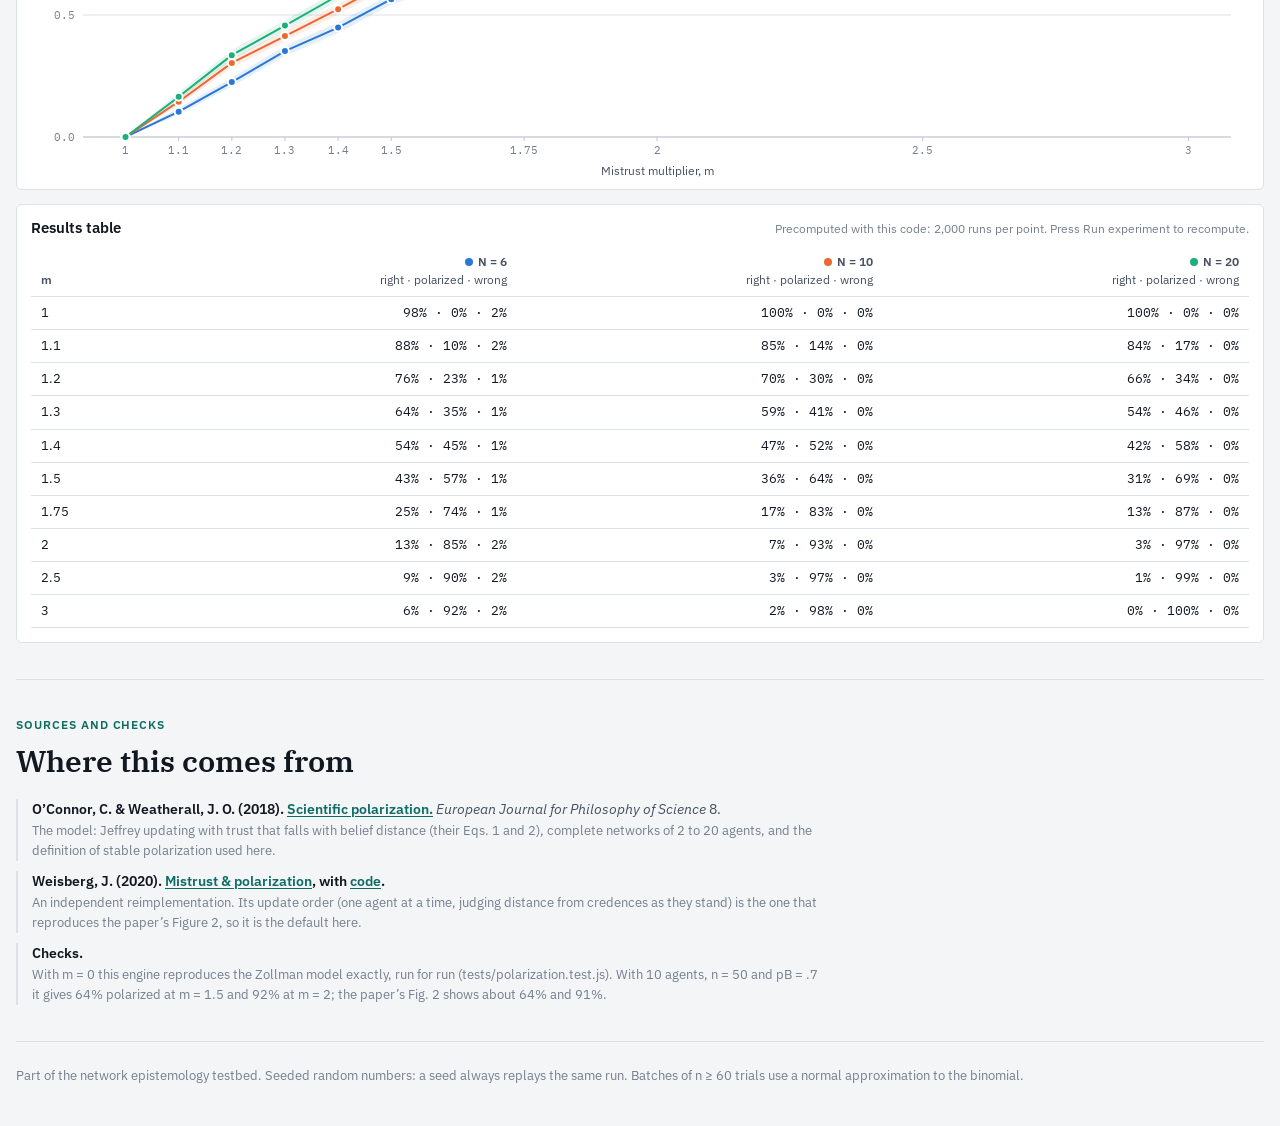
<file: polarization.html>
<!doctype html>
<html lang="en">
<head>
<meta charset="utf-8">
<meta name="viewport" content="width=device-width, initial-scale=1, viewport-fit=cover">
<title>Scientific Polarization</title>
<meta name="claude:viewport-fit-sides" content="cover">
<meta name="description" content="Interactive version of O'Connor and Weatherall's model of scientific polarization: Bayesian agents who discount evidence from colleagues who disagree with them.">
<link rel="preconnect" href="https://fonts.googleapis.com">
<link rel="preconnect" href="https://fonts.gstatic.com" crossorigin>
<link rel="stylesheet" href="https://fonts.googleapis.com/css2?family=IBM+Plex+Mono:wght@400;500&family=IBM+Plex+Sans:ital,wght@0,400;0,500;0,600;1,400&family=IBM+Plex+Serif:wght@500;600&display=swap">
<link rel="stylesheet" href="css/lab.css">
</head>
<body>
<div class="wrap">
  <header class="masthead">
    <nav class="crumbs" aria-label="Breadcrumb"><a href="index.html">Network epistemology testbed</a><span aria-hidden="true">/</span><span>Model 2 · Polarization</span></nav>
    <h1>Scientific Polarization</h1>
    <p class="lede">In the Zollman model there is one way to get stuck: everyone stops testing B, so no new evidence is produced. O’Connor and Weatherall (2018) add a second. Scientists trust evidence less the more its source disagrees with them. Now the believers keep testing B and sharing their results, the doubters hear every one of them, and the doubters still never move. <strong>The evidence is there; trust in it has run out.</strong> Both panels below get identical evidence. Only how far the scientists trust each other differs.</p>
  </header>

  <section class="lab" aria-label="Simulation">
    <aside class="rail" aria-label="Model parameters">
      <div class="field span-all">
        <p class="group-label">Scenarios</p>
        <div class="chips" id="scenarios">
          <button class="chip" type="button" data-scenario="trust">Trust vs. mistrust</button>
          <button class="chip" type="button" data-scenario="mild">Mild mistrust (m = 1)</button>
          <button class="chip" type="button" data-scenario="anti">Anti-updating</button>
          <button class="chip" type="button" data-scenario="sparse">Mistrust on a cycle</button>
          <button class="chip" type="button" data-scenario="paper">Paper’s Fig. 2 setting</button>
        </div>
      </div>
      <div class="field">
        <div class="field-top"><label for="in-N">Agents</label><output id="out-N" for="in-N">10</output></div>
        <input type="range" id="in-N" min="2" max="40" step="1" value="10">
      </div>
      <div class="field">
        <div class="field-top"><label for="in-eps">Advantage of B, ε</label><output id="out-eps" for="in-eps">0.05</output></div>
        <input type="range" id="in-eps" min="0" max="8" step="1" value="3">
        <span class="hint" id="hint-eps"></span>
      </div>
      <div class="field">
        <div class="field-top"><label for="in-n">Trials per round, n</label><output id="out-n" for="in-n">20</output></div>
        <input type="range" id="in-n" min="0" max="9" step="1" value="4">
      </div>
      <div class="field">
        <span class="label">Starting credence in B</span>
        <div class="pair">
          <div class="field"><div class="field-top"><label for="in-lo" class="hint">from</label><output id="out-lo" for="in-lo">0.00</output></div><input type="range" id="in-lo" min="0" max="1" step="0.05" value="0"></div>
          <div class="field"><div class="field-top"><label for="in-hi" class="hint">to</label><output id="out-hi" for="in-hi">1.00</output></div><input type="range" id="in-hi" min="0" max="1" step="0.05" value="1"></div>
        </div>
      </div>
      <div class="field">
        <label for="in-seed">Random seed</label>
        <div style="display:flex; gap:6px">
          <input type="number" id="in-seed" min="0" step="1" value="9">
          <button class="btn small" type="button" id="btn-reseed">New</button>
        </div>
        <span class="hint">Same seed, same priors and same results in both panels.</span>
      </div>
      <div class="field">
        <span class="label" id="rule-label">Evidence from someone too distrusted is</span>
        <div class="seg" role="group" aria-labelledby="rule-label">
          <button type="button" data-rule="ignore" aria-pressed="true">Ignored</button>
          <button type="button" data-rule="anti" aria-pressed="false">Held against them</button>
        </div>
        <span class="hint" id="rule-hint">The paper’s Eq. 2: past the cutoff, the result changes nothing.</span>
      </div>
      <div class="field">
        <span class="label" id="order-label">Update order</span>
        <div class="seg" role="group" aria-labelledby="order-label">
          <button type="button" data-order="sequential" aria-pressed="true">One at a time</button>
          <button type="button" data-order="simultaneous" aria-pressed="false">All at once</button>
        </div>
        <span class="hint">The paper doesn’t say. “One at a time” reproduces its figures; see the experiment below.</span>
      </div>
      <div class="field span-all">
        <button class="btn" type="button" id="btn-find">Find a seed where they differ</button>
        <p class="note" id="find-note" aria-live="polite"></p>
      </div>
      <div class="field">
        <span class="label">Belief chart scale</span>
        <div class="chips" role="group" aria-label="Belief chart scale">
          <button class="chip" type="button" data-scale="credence" aria-pressed="true">Credence</button>
          <button class="chip" type="button" data-scale="logodds" aria-pressed="false">Log-odds</button>
        </div>
      </div>
      <label class="field" style="grid-template-columns:auto 1fr; align-items:center; gap:8px">
        <input type="checkbox" id="in-anim" checked style="accent-color:var(--accent)">
        <span class="label" style="font-size:13.5px">Show results travelling along links</span>
      </label>
    </aside>

    <div class="arena">
      <div class="transport" role="toolbar" aria-label="Playback">
        <div class="group">
          <button class="btn primary" type="button" id="btn-play"><svg viewBox="0 0 16 16" aria-hidden="true"><path d="M4 2.5v11l9-5.5z" fill="currentColor"/></svg><span>Play</span></button>
          <button class="btn" type="button" id="btn-step">Step</button>
          <button class="btn" type="button" id="btn-reset">Restart</button>
        </div>
        <div class="speed">
          <label for="in-speed">Speed</label>
          <input type="range" id="in-speed" min="0" max="7" step="1" value="1">
          <output id="out-speed" for="in-speed">2 / s</output>
        </div>
        <div class="round-big">Round <b id="round">0</b></div>
        <span class="kbd-hint"><kbd>Space</kbd> play · <kbd>→</kbd> step · <kbd>R</kbd> restart</span>
      </div>

      <div class="panels" id="panels"></div>

      <div class="legend" aria-label="Legend">
        <div class="item scale">
          <div class="scale-bar"></div>
          <div class="scale-ticks"><span>0 · A is better</span><span>0.5</span><span>1 · B</span></div>
        </div>
        <div class="item"><span class="glyph filled"></span>Tests B</div>
        <div class="item"><span class="glyph hollow"></span>Does A</div>
        <div class="item"><span class="edge-key"></span>Trusted link</div>
        <div class="item"><span class="edge-key faint"></span>Partly trusted</div>
        <div class="item"><span class="edge-key dotted"></span>Ignored</div>
        <div class="item"><span class="edge-key anti"></span>Held against</div>
      </div>
    </div>
  </section>

  <section class="section" id="model" aria-labelledby="model-h">
    <div class="section-head">
      <span class="eyebrow">The model</span>
      <h2 id="model-h">Same bandit, uncertain evidence</h2>
      <p>Everything is as in <a href="zollman.html">the Zollman model</a> except one step. Agents still hold a credence that B is better, test B only if that credence is above 0.5, and see their own and their neighbours’ results. But they no longer take a colleague’s report at face value.</p>
    </div>
    <div class="model-grid">
      <div class="prose">
        <h3>How much to trust a result</h3>
        <p>When Jill hears that Ian saw <i>k</i> successes in <i>n</i> trials, she asks how far apart their beliefs are, <i>d</i> = |Jill’s credence − Ian’s credence|. She then decides how much to believe the report itself. In the version the paper calls “ignoring”, the result moves her only part of the way that a full Bayesian update would:</p>
        <div class="formula">trust = 1 − min(1, d · m)&nbsp;&nbsp;&nbsp;&nbsp;new credence = trust · (Bayes posterior) + (1 − trust) · (old credence)</div>
        <p>That is Jeffrey’s rule written out for this case. The <b>mistrust multiplier</b> <i>m</i> sets how fast trust falls. With <i>m</i> = 0 everyone trusts everyone, and this is the Zollman model, run for run. With <i>m</i> = 2, a colleague whose credence differs from yours by 0.5 or more is ignored completely. Your own results always count in full, since you are at distance 0 from yourself.</p>
        <p>In the second version, trust can go negative. A report from someone far enough away is taken as a reason to believe the opposite. Toggle “Held against them” on the left to see this.</p>

        <h3>A new absorbing state</h3>
        <p>Suppose the believers have all passed 0.99 and the doubters are all at 0.5 or below. If every doubter is at least 1/<i>m</i> away from every believer they hear from, nothing can change. The believers only grow more confident, and every result they share is ignored by the people who need it. The paper calls this <b>stable polarization</b>. In the belief chart it is the shaded band: with believers near 1, a doubter below 1 − 1/<i>m</i> is beyond their reach.</p>
        <p>This trap differs from the Zollman one in a way that matters. In the Zollman model the community gets stuck because <em>no evidence is produced</em>, so more data per round helps only by keeping testers alive. Here the evidence is produced and delivered, and it fails anyway, so more of it does not rescue the doubters. What does help is evidence clear enough to convince people <em>before</em> beliefs drift too far apart. That is why polarization is rarer when B is much better (larger ε), as in the paper’s Fig. 3.</p>
      </div>
      <div class="aside-card">
        <h3>Parameters</h3>
        <table class="param-table">
          <tr><td>m</td><td>Mistrust multiplier, set per panel. Trust falls to zero at a belief gap of 1/m. No polarization is possible for m ≤ 1, since no gap is ever large enough.</td></tr>
          <tr><td>ε</td><td>B succeeds with probability 0.5 + ε. The paper uses pB from .501 to .8.</td></tr>
          <tr><td>n</td><td>Trials per round, 1 to 100 in the paper.</td></tr>
          <tr><td>N</td><td>Community size, 2 to 20 in the paper, which only uses complete networks.</td></tr>
        </table>
        <h3>Things to try</h3>
        <ul>
          <li>Play the default. Watch the links between the two camps go dotted, then watch the believers’ results stall halfway across.</li>
          <li>Set the right panel to m = 1. Polarization can’t happen, but consensus is slower. That is the paper’s Fig. 4.</li>
          <li>Raise ε to 0.2. Is it easier or harder to find a polarized seed?</li>
          <li>Put the mistrustful community on a cycle. It hears less, and it now polarizes <em>more</em>, the reverse of the Zollman effect.</li>
        </ul>
      </div>
    </div>
  </section>

  <section class="section" id="experiment" aria-labelledby="exp-h">
    <div class="section-head">
      <span class="eyebrow">Monte Carlo experiment</span>
      <h2 id="exp-h">How often does a community polarize?</h2>
      <p>Each point is many independent communities with priors drawn uniformly from 0 to 1. Every run ends in one of three ways: right consensus, wrong consensus, or stable polarization. Presets reproduce the paper’s figures and two checks it doesn’t include.</p>
    </div>
    <div class="exp-controls">
      <div class="field span-all">
        <p class="group-label">Presets</p>
        <div class="chips" id="exp-presets"></div>
        <p class="note" id="exp-preset-note"></p>
      </div>
      <div class="field">
        <label for="exp-vary">Vary</label>
        <select id="exp-vary">
          <option value="m">Mistrust multiplier, m</option>
          <option value="N">Number of agents, N</option>
          <option value="eps">Advantage of B, ε</option>
          <option value="n">Trials per round, n</option>
        </select>
        <input type="text" class="mono" id="exp-values" aria-label="Values to try" value="1, 1.25, 1.5, 2, 2.5, 3">
      </div>
      <div class="field">
        <label for="exp-series">Compare</label>
        <select id="exp-series">
          <option value="N">Number of agents, N</option>
          <option value="m">Mistrust multiplier, m</option>
          <option value="eps">Advantage of B, ε</option>
          <option value="n">Trials per round, n</option>
          <option value="network">Network</option>
          <option value="order">Update order</option>
          <option value="rule">Ignore vs. anti-update</option>
        </select>
        <input type="text" class="mono" id="exp-series-values" aria-label="Values to compare" value="6, 10, 20">
        <span class="hint" id="exp-series-hint">Separate with commas. Networks: complete, cycle, wheel, star, grid…</span>
      </div>
      <div class="field">
        <span class="label">Hold the others at</span>
        <div class="pair" style="grid-template-columns: repeat(4, minmax(0,1fr))">
          <div class="field"><label class="hint" for="exp-N">N</label><input type="number" id="exp-N" min="2" max="100" value="10"></div>
          <div class="field"><label class="hint" for="exp-eps">ε</label><input type="number" id="exp-eps" min="0.001" max="0.49" step="0.01" value="0.2"></div>
          <div class="field"><label class="hint" for="exp-n">n</label><input type="number" id="exp-n" min="1" max="10000" value="50"></div>
          <div class="field"><label class="hint" for="exp-m">m</label><input type="number" id="exp-m" min="0" max="10" step="0.1" value="2"></div>
        </div>
        <div class="pair" style="grid-template-columns: repeat(auto-fit, minmax(128px, 1fr))">
          <select id="exp-network" aria-label="Network"></select>
          <select id="exp-order" aria-label="Update order"><option value="sequential">One at a time</option><option value="simultaneous">All at once</option></select>
          <select id="exp-rule" aria-label="Distrusted evidence"><option value="ignore">Ignored</option><option value="anti">Held against</option></select>
        </div>
      </div>
      <div class="field">
        <span class="label">Runs per point, round cap</span>
        <div class="pair">
          <input type="number" id="exp-runs" min="10" max="100000" step="10" value="500" aria-label="Runs per point">
          <input type="number" id="exp-cap" min="10" max="100000" step="100" value="20000" aria-label="Round cap">
        </div>
      </div>
      <div class="run-row span-all">
        <button class="btn primary" type="button" id="exp-run">Run experiment</button>
        <div class="progress">
          <div class="progress-track"><div class="progress-fill" id="exp-fill"></div></div>
          <span class="progress-text" id="exp-progress" aria-live="polite"></span>
        </div>
      </div>
    </div>

    <div class="exp-out" style="grid-template-columns: minmax(0, 1fr)">
      <div class="chart-card">
        <div class="field-top" style="align-items:center; flex-wrap:wrap">
          <h3 id="chart-title">Share of runs ending polarized</h3>
          <select id="exp-metric" aria-label="What to plot" style="width:auto">
            <option value="polarized">Share of runs ending polarized</option>
            <option value="correct">Share reaching the right consensus</option>
            <option value="incorrect">Share reaching the wrong consensus</option>
            <option value="leftBehind">Share of agents not convinced of B at the end</option>
            <option value="rounds">Rounds to the right consensus</option>
          </select>
        </div>
        <p class="sub" id="chart-sub"></p>
        <div class="chart-legend" id="legend"></div>
        <div class="chart-box" id="chart"></div>
      </div>
    </div>
    <div class="effect-strip">
      <div class="field-top"><h3 style="font-family:var(--body); font-size:15px">Results table</h3><span class="source-tag" id="exp-source"></span></div>
      <div class="table-scroll"><table class="results" id="exp-table"></table></div>
    </div>
  </section>

  <section class="section" id="reading" aria-labelledby="read-h">
    <div class="section-head">
      <span class="eyebrow">Sources and checks</span>
      <h2 id="read-h">Where this comes from</h2>
    </div>
    <ul class="refs">
      <li><b>O’Connor, C. &amp; Weatherall, J. O. (2018). <a href="https://arxiv.org/abs/1712.04561">Scientific polarization.</a></b> <i>European Journal for Philosophy of Science</i> 8. <span class="why">The model: Jeffrey updating with trust that falls with belief distance (their Eqs. 1 and 2), complete networks of 2 to 20 agents, and the definition of stable polarization used here.</span></li>
      <li><b>Weisberg, J. (2020). <a href="https://jonathanweisberg.org/post/ow/">Mistrust &amp; polarization</a>, with <a href="https://github.com/jweisber/sep-sen">code</a>.</b> <span class="why">An independent reimplementation. Its update order (one agent at a time, judging distance from credences as they stand) is the one that reproduces the paper’s Figure 2, so it is the default here.</span></li>
      <li><b>Checks.</b> <span class="why">With m = 0 this engine reproduces the Zollman model exactly, run for run (tests/polarization.test.js). With 10 agents, n = 50 and pB = .7 it gives 64% polarized at m = 1.5 and 92% at m = 2; the paper’s Fig. 2 shows about 64% and 91%.</span></li>
    </ul>
  </section>

  <footer>Part of the network epistemology testbed. Seeded random numbers: a seed always replays the same run. Batches of n ≥ 60 trials use a normal approximation to the binomial.</footer>
</div>

<script src="lib/rng.js"></script>
<script src="lib/networks.js"></script>
<script src="models/polarization.js"></script>
<script src="models/polarization-sweep.js"></script>
<script src="lib/charts.js"></script>
<script src="lib/views.js"></script>
<script src="data/polarization-presets.js"></script>
<script src="app/polarization-app.js"></script>
</body>
</html>
</file>
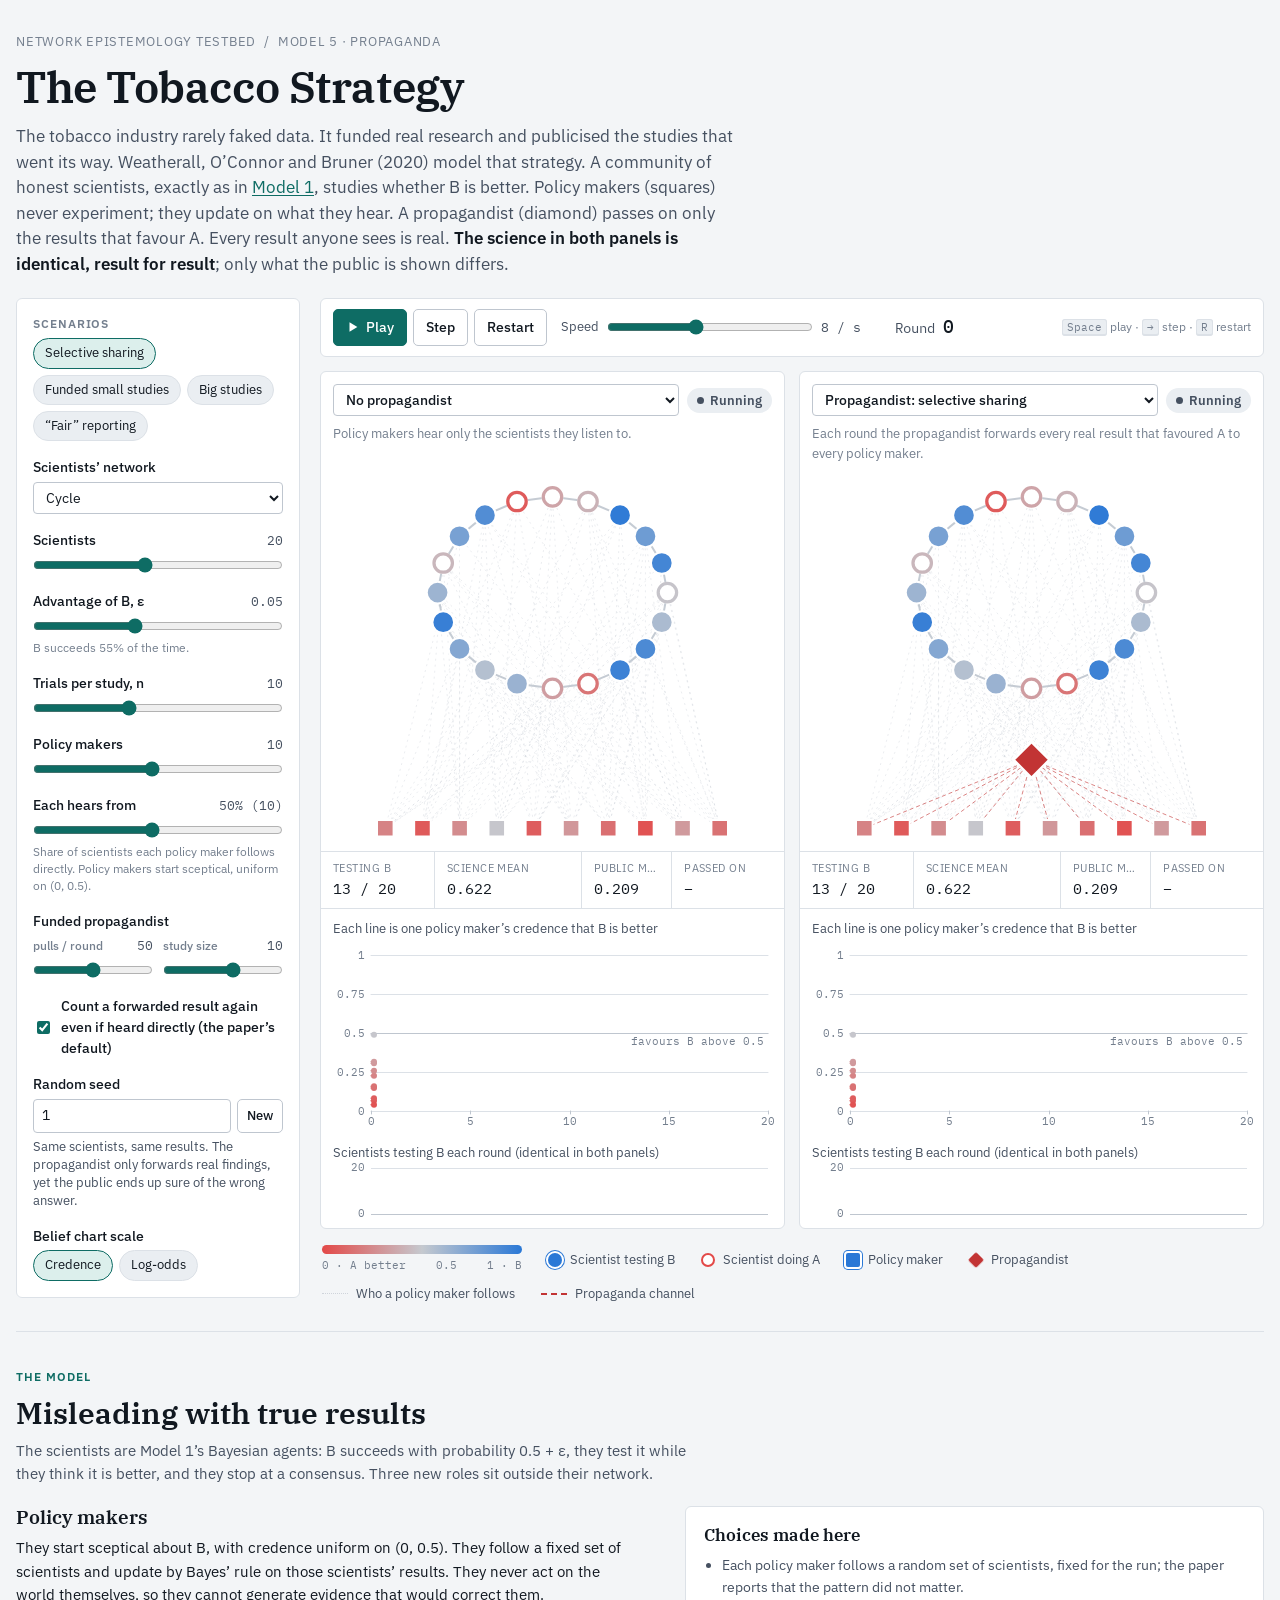
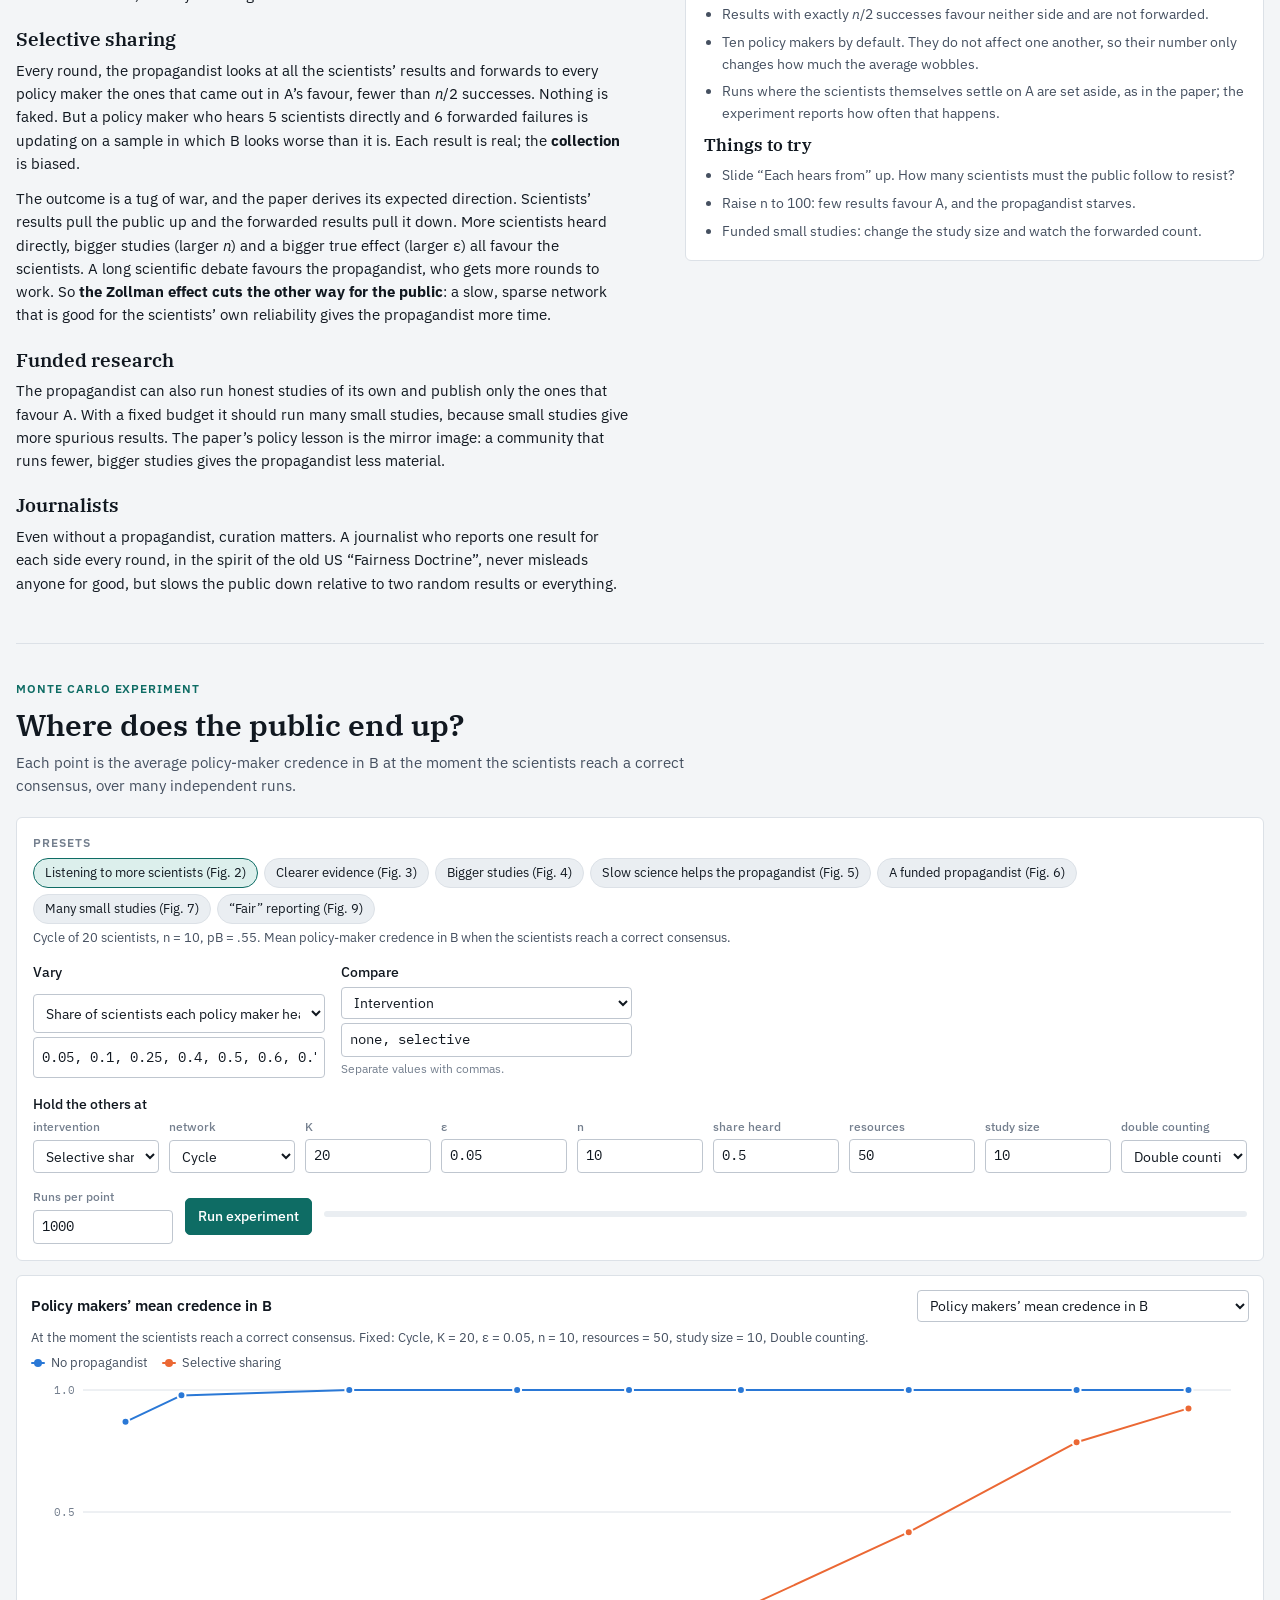
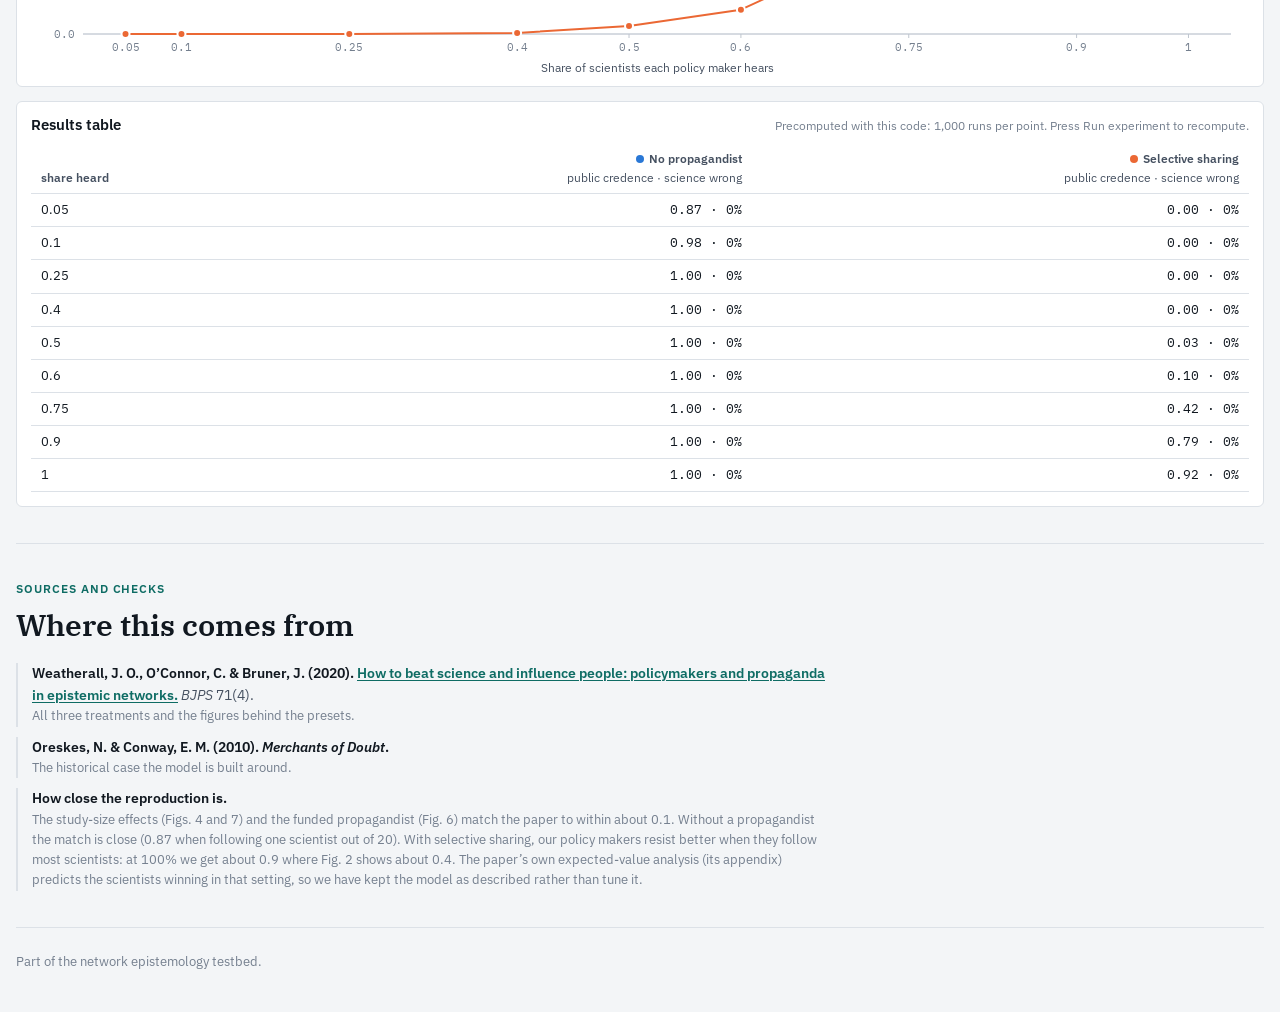
<file: propaganda.html>
<!doctype html>
<html lang="en">
<head>
<meta charset="utf-8">
<meta name="viewport" content="width=device-width, initial-scale=1, viewport-fit=cover">
<title>The Tobacco Strategy</title>
<meta name="claude:viewport-fit-sides" content="cover">
<meta name="description" content="Weatherall, O'Connor and Bruner's model of propaganda in epistemic networks: how a propagandist misleads the public using only real scientific results.">
<link rel="preconnect" href="https://fonts.googleapis.com">
<link rel="preconnect" href="https://fonts.gstatic.com" crossorigin>
<link rel="stylesheet" href="https://fonts.googleapis.com/css2?family=IBM+Plex+Mono:wght@400;500&family=IBM+Plex+Sans:ital,wght@0,400;0,500;0,600;1,400&family=IBM+Plex+Serif:wght@500;600&display=swap">
<link rel="stylesheet" href="css/lab.css">
<style>.panels .panel { grid-row: span 7; } .glyph.square { border-radius: 2px; } .glyph.diamond { border-radius: 2px; transform: rotate(45deg) scale(0.8); background: var(--bad); }</style>
</head>
<body>
<div class="wrap">
  <header class="masthead">
    <nav class="crumbs" aria-label="Breadcrumb"><a href="index.html">Network epistemology testbed</a><span aria-hidden="true">/</span><span>Model 5 · Propaganda</span></nav>
    <h1>The Tobacco Strategy</h1>
    <p class="lede">The tobacco industry rarely faked data. It funded real research and publicised the studies that went its way. Weatherall, O’Connor and Bruner (2020) model that strategy. A community of honest scientists, exactly as in <a href="zollman.html">Model 1</a>, studies whether B is better. Policy makers (squares) never experiment; they update on what they hear. A propagandist (diamond) passes on only the results that favour A. Every result anyone sees is real. <strong>The science in both panels is identical, result for result</strong>; only what the public is shown differs.</p>
  </header>

  <section class="lab" aria-label="Simulation">
    <aside class="rail" aria-label="Parameters">
      <div class="field span-all">
        <p class="group-label">Scenarios</p>
        <div class="chips" id="scenarios">
          <button class="chip" type="button" data-scenario="selective">Selective sharing</button>
          <button class="chip" type="button" data-scenario="funded">Funded small studies</button>
          <button class="chip" type="button" data-scenario="power">Big studies</button>
          <button class="chip" type="button" data-scenario="fair">“Fair” reporting</button>
        </div>
      </div>
      <div class="field">
        <label for="in-net">Scientists’ network</label>
        <select id="in-net"><option value="cycle">Cycle</option><option value="complete">Complete</option><option value="wheel">Wheel</option><option value="smallWorld">Small world</option></select>
      </div>
      <div class="field">
        <div class="field-top"><label for="in-K">Scientists</label><output id="out-K" for="in-K"></output></div>
        <input type="range" id="in-K" min="4" max="40" step="1">
      </div>
      <div class="field">
        <div class="field-top"><label for="in-eps">Advantage of B, ε</label><output id="out-eps" for="in-eps"></output></div>
        <input type="range" id="in-eps" min="0" max="5" step="1">
        <span class="hint" id="hint-eps"></span>
      </div>
      <div class="field">
        <div class="field-top"><label for="in-n">Trials per study, n</label><output id="out-n" for="in-n"></output></div>
        <input type="range" id="in-n" min="0" max="8" step="1">
      </div>
      <div class="field">
        <div class="field-top"><label for="in-P">Policy makers</label><output id="out-P" for="in-P"></output></div>
        <input type="range" id="in-P" min="1" max="20" step="1">
      </div>
      <div class="field">
        <div class="field-top"><label for="in-listen">Each hears from</label><output id="out-listen" for="in-listen"></output></div>
        <input type="range" id="in-listen" min="0.05" max="1" step="0.05">
        <span class="hint">Share of scientists each policy maker follows directly. Policy makers start sceptical, uniform on (0, 0.5).</span>
      </div>
      <div class="field">
        <span class="label">Funded propagandist</span>
        <div class="pair">
          <div class="field"><div class="field-top"><label class="hint" for="in-res">pulls / round</label><output id="out-res" for="in-res"></output></div><input type="range" id="in-res" min="0" max="4" step="1"></div>
          <div class="field"><div class="field-top"><label class="hint" for="in-study">study size</label><output id="out-study" for="in-study"></output></div><input type="range" id="in-study" min="0" max="5" step="1"></div>
        </div>
      </div>
      <label class="field" style="grid-template-columns:auto 1fr; align-items:center; gap:8px">
        <input type="checkbox" id="in-double" checked style="accent-color:var(--accent)">
        <span class="label" style="font-size:13.5px">Count a forwarded result again even if heard directly (the paper’s default)</span>
      </label>
      <div class="field">
        <label for="in-seed">Random seed</label>
        <div style="display:flex; gap:6px">
          <input type="number" id="in-seed" min="0" step="1" value="1">
          <button class="btn small" type="button" id="btn-reseed">New</button>
        </div>
        <p class="note" id="find-note" aria-live="polite"></p>
      </div>
      <div class="field">
        <span class="label">Belief chart scale</span>
        <div class="chips" role="group" aria-label="Belief chart scale">
          <button class="chip" type="button" data-scale="credence" aria-pressed="true">Credence</button>
          <button class="chip" type="button" data-scale="logodds" aria-pressed="false">Log-odds</button>
        </div>
      </div>
    </aside>
    <div class="arena">
      <div class="transport" role="toolbar" aria-label="Playback">
        <div class="group">
          <button class="btn primary" type="button" id="btn-play"><svg viewBox="0 0 16 16" aria-hidden="true"><path d="M4 2.5v11l9-5.5z" fill="currentColor"/></svg><span>Play</span></button>
          <button class="btn" type="button" id="btn-step">Step</button>
          <button class="btn" type="button" id="btn-reset">Restart</button>
        </div>
        <div class="speed">
          <label for="in-speed">Speed</label>
          <input type="range" id="in-speed" min="0" max="7" step="1">
          <output id="out-speed" for="in-speed"></output>
        </div>
        <div class="round-big">Round <b id="round">0</b></div>
        <span class="kbd-hint"><kbd>Space</kbd> play · <kbd>→</kbd> step · <kbd>R</kbd> restart</span>
      </div>
      <div class="panels" id="panels"></div>
      <div class="legend" aria-label="Legend">
        <div class="item scale">
          <div class="scale-bar"></div>
          <div class="scale-ticks"><span>0 · A better</span><span>0.5</span><span>1 · B</span></div>
        </div>
        <div class="item"><span class="glyph filled"></span>Scientist testing B</div>
        <div class="item"><span class="glyph hollow"></span>Scientist doing A</div>
        <div class="item"><span class="glyph filled square"></span>Policy maker</div>
        <div class="item"><span class="glyph diamond"></span>Propagandist</div>
        <div class="item"><span class="edge-key dotted"></span>Who a policy maker follows</div>
        <div class="item"><span class="edge-key anti"></span>Propaganda channel</div>
      </div>
    </div>
  </section>

  <section class="section" aria-labelledby="model-h">
    <div class="section-head">
      <span class="eyebrow">The model</span>
      <h2 id="model-h">Misleading with true results</h2>
      <p>The scientists are Model 1’s Bayesian agents: B succeeds with probability 0.5 + ε, they test it while they think it is better, and they stop at a consensus. Three new roles sit outside their network.</p>
    </div>
    <div class="model-grid">
      <div class="prose">
        <h3>Policy makers</h3>
        <p>They start sceptical about B, with credence uniform on (0, 0.5). They follow a fixed set of scientists and update by Bayes’ rule on those scientists’ results. They never act on the world themselves, so they cannot generate evidence that would correct them.</p>
        <h3>Selective sharing</h3>
        <p>Every round, the propagandist looks at all the scientists’ results and forwards to every policy maker the ones that came out in A’s favour, fewer than <i>n</i>/2 successes. Nothing is faked. But a policy maker who hears 5 scientists directly and 6 forwarded failures is updating on a sample in which B looks worse than it is. Each result is real; the <b>collection</b> is biased.</p>
        <p>The outcome is a tug of war, and the paper derives its expected direction. Scientists’ results pull the public up and the forwarded results pull it down. More scientists heard directly, bigger studies (larger <i>n</i>) and a bigger true effect (larger ε) all favour the scientists. A long scientific debate favours the propagandist, who gets more rounds to work. So <b>the Zollman effect cuts the other way for the public</b>: a slow, sparse network that is good for the scientists’ own reliability gives the propagandist more time.</p>
        <h3>Funded research</h3>
        <p>The propagandist can also run honest studies of its own and publish only the ones that favour A. With a fixed budget it should run many small studies, because small studies give more spurious results. The paper’s policy lesson is the mirror image: a community that runs fewer, bigger studies gives the propagandist less material.</p>
        <h3>Journalists</h3>
        <p>Even without a propagandist, curation matters. A journalist who reports one result for each side every round, in the spirit of the old US “Fairness Doctrine”, never misleads anyone for good, but slows the public down relative to two random results or everything.</p>
      </div>
      <div class="aside-card">
        <h3>Choices made here</h3>
        <ul>
          <li>Each policy maker follows a random set of scientists, fixed for the run; the paper reports that the pattern did not matter.</li>
          <li>Results with exactly <i>n</i>/2 successes favour neither side and are not forwarded.</li>
          <li>Ten policy makers by default. They do not affect one another, so their number only changes how much the average wobbles.</li>
          <li>Runs where the scientists themselves settle on A are set aside, as in the paper; the experiment reports how often that happens.</li>
        </ul>
        <h3>Things to try</h3>
        <ul>
          <li>Slide “Each hears from” up. How many scientists must the public follow to resist?</li>
          <li>Raise n to 100: few results favour A, and the propagandist starves.</li>
          <li>Funded small studies: change the study size and watch the forwarded count.</li>
        </ul>
      </div>
    </div>
  </section>

  <section class="section" aria-labelledby="exp-h">
    <div class="section-head">
      <span class="eyebrow">Monte Carlo experiment</span>
      <h2 id="exp-h">Where does the public end up?</h2>
      <p>Each point is the average policy-maker credence in B at the moment the scientists reach a correct consensus, over many independent runs.</p>
    </div>
    <div id="exp"></div>
  </section>

  <section class="section" aria-labelledby="read-h">
    <div class="section-head">
      <span class="eyebrow">Sources and checks</span>
      <h2 id="read-h">Where this comes from</h2>
    </div>
    <ul class="refs">
      <li><b>Weatherall, J. O., O’Connor, C. &amp; Bruner, J. (2020). <a href="https://arxiv.org/abs/1801.01239">How to beat science and influence people: policymakers and propaganda in epistemic networks.</a></b> <i>BJPS</i> 71(4). <span class="why">All three treatments and the figures behind the presets.</span></li>
      <li><b>Oreskes, N. &amp; Conway, E. M. (2010). <i>Merchants of Doubt</i>.</b> <span class="why">The historical case the model is built around.</span></li>
      <li><b>How close the reproduction is.</b> <span class="why">The study-size effects (Figs. 4 and 7) and the funded propagandist (Fig. 6) match the paper to within about 0.1. Without a propagandist the match is close (0.87 when following one scientist out of 20). With selective sharing, our policy makers resist better when they follow most scientists: at 100% we get about 0.9 where Fig. 2 shows about 0.4. The paper’s own expected-value analysis (its appendix) predicts the scientists winning in that setting, so we have kept the model as described rather than tune it.</span></li>
    </ul>
  </section>
  <footer>Part of the network epistemology testbed.</footer>
</div>

<script src="lib/rng.js"></script>
<script src="lib/networks.js"></script>
<script src="lib/charts.js"></script>
<script src="lib/views.js"></script>
<script src="lib/lab.js"></script>
<script src="lib/sweep.js"></script>
<script src="lib/experiment-ui.js"></script>
<script src="models/zollman.js"></script>
<script src="models/propaganda.js"></script>
<script src="models/beta-bandit.js"></script>
<script src="models/experiments.js"></script>
<script src="data/propaganda-presets.js"></script>
<script src="app/propaganda-app.js"></script>
<script>
(function () {
  const { experimentUI: XUI, experiments: EX, sweep: SW } = window.NET;
  const modes = [['none', 'No propagandist'], ['selective', 'Selective sharing'], ['production', 'Funded studies'], ['all', 'Journalist: all'], ['random', 'Journalist: random two'], ['fair', 'Journalist: “fair”']];
  const f2 = (v) => (v == null ? '–' : v.toFixed(2));
  XUI.mount(document.getElementById('exp'), {
    variables: {
      mode: { name: 'intervention', label: 'Intervention', kind: 'enum', options: modes, defaults: 'none, selective' },
      net: { name: 'network', label: 'Scientists’ network', kind: 'enum', options: [['cycle', 'Cycle'], ['complete', 'Complete'], ['wheel', 'Wheel']], defaults: 'cycle, complete' },
      K: { name: 'K', label: 'Scientists', kind: 'int', min: 2, max: 100, defaults: '4, 6, 10, 20, 50' },
      eps: { name: 'ε', label: 'Advantage of B, ε', kind: 'num', min: 0.001, max: 0.49, log: true, defaults: '0.01, 0.05, 0.1, 0.2' },
      n: { name: 'n', label: 'Trials per study, n', kind: 'int', min: 1, max: 10000, log: true, defaults: '1, 5, 10, 50, 100' },
      listenShare: { name: 'share heard', label: 'Share of scientists each policy maker hears', kind: 'num', min: 0.01, max: 1, defaults: '0.1, 0.25, 0.5, 0.75, 1' },
      resources: { name: 'resources', label: 'Propagandist pulls per round', kind: 'int', min: 1, max: 10000, defaults: '10, 20, 50, 100' },
      studyN: { name: 'study size', label: 'Propagandist study size', kind: 'int', min: 1, max: 1000, log: true, defaults: '1, 2, 5, 10, 20, 50' },
      doubleCount: { name: 'double counting', label: 'Count forwarded results twice', kind: 'enum', options: [['yes', 'Double counting'], ['no', 'No double counting']], defaults: 'yes, no' },
    },
    varyKeys: ['listenShare', 'eps', 'n', 'K', 'resources', 'studyN', 'mode', 'net'],
    seriesKeys: ['mode', 'net', 'doubleCount', 'K', 'eps', 'n'],
    fixed: { mode: 'selective', net: 'cycle', K: 20, eps: 0.05, n: 10, listenShare: 0.5, resources: 50, studyN: 10, doubleCount: 'yes' },
    metrics: {
      pm: { label: 'Policy makers’ mean credence in B', sub: 'At the moment the scientists reach a correct consensus.', value: (a) => SW.mean(a, 'pm'), domain: [0, 1], fmt: f2 },
      sciWrong: { label: 'Share of runs where the scientists settled on A', sub: 'These runs are left out of the policy-maker average.', value: (a) => SW.rate(a, 'incorrect'), prop: 'incorrect', domain: [0, 1], fmt: (v) => (100 * v).toFixed(1) + '%' },
      rounds: { label: 'Rounds until the scientists settled', sub: 'Mean over all runs. Log scale.', value: (a) => SW.mean(a, 'rounds'), log: true, fmt: (v) => Math.round(v).toLocaleString() },
    },
    defaultMetric: 'pm', runs: 300, runOne: EX.propaganda,
    tableHead: 'public credence · science wrong',
    tableCell: (a) => `${f2(SW.mean(a, 'pm'))} · ${(100 * (SW.rate(a, 'incorrect') || 0)).toFixed(0)}%`,
    presets: window.NET.propagandaPresets || {}, defaultPreset: 'fig2',
  });
})();
</script>
</body>
</html>
</file>
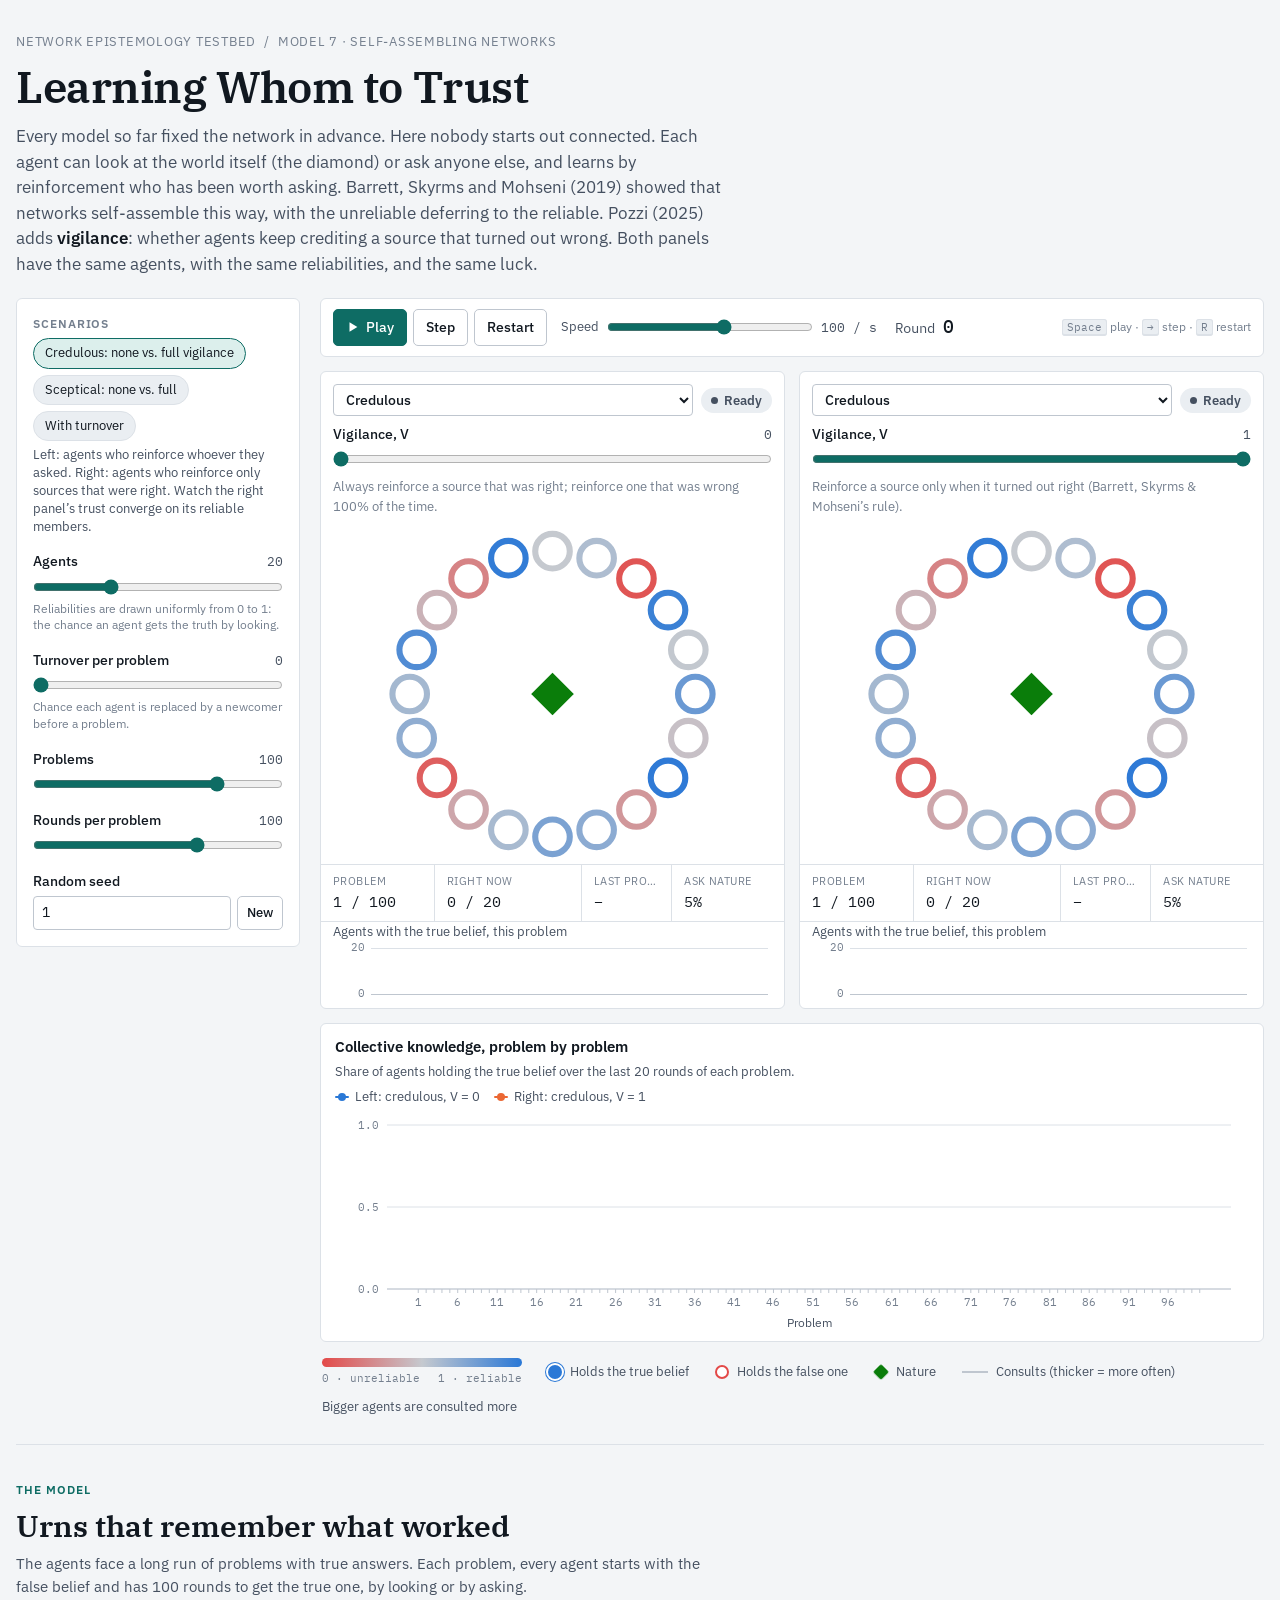
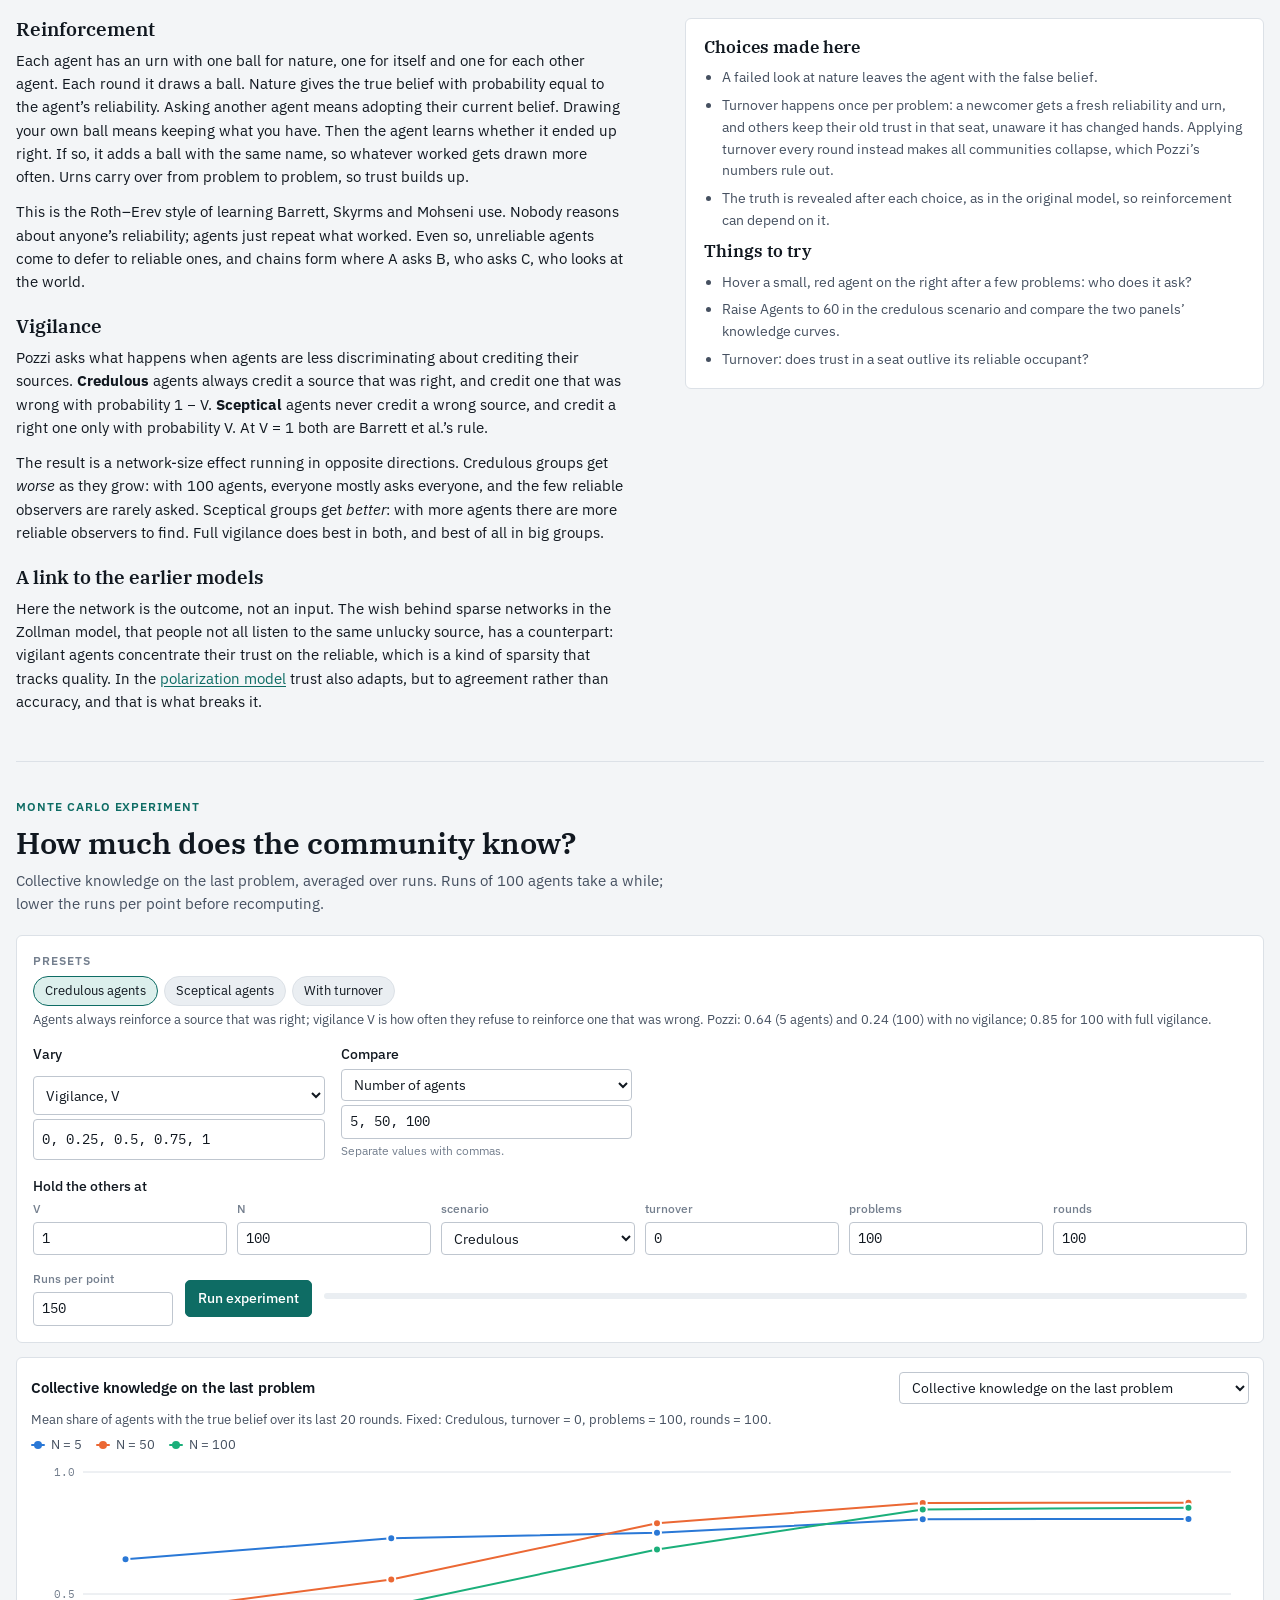
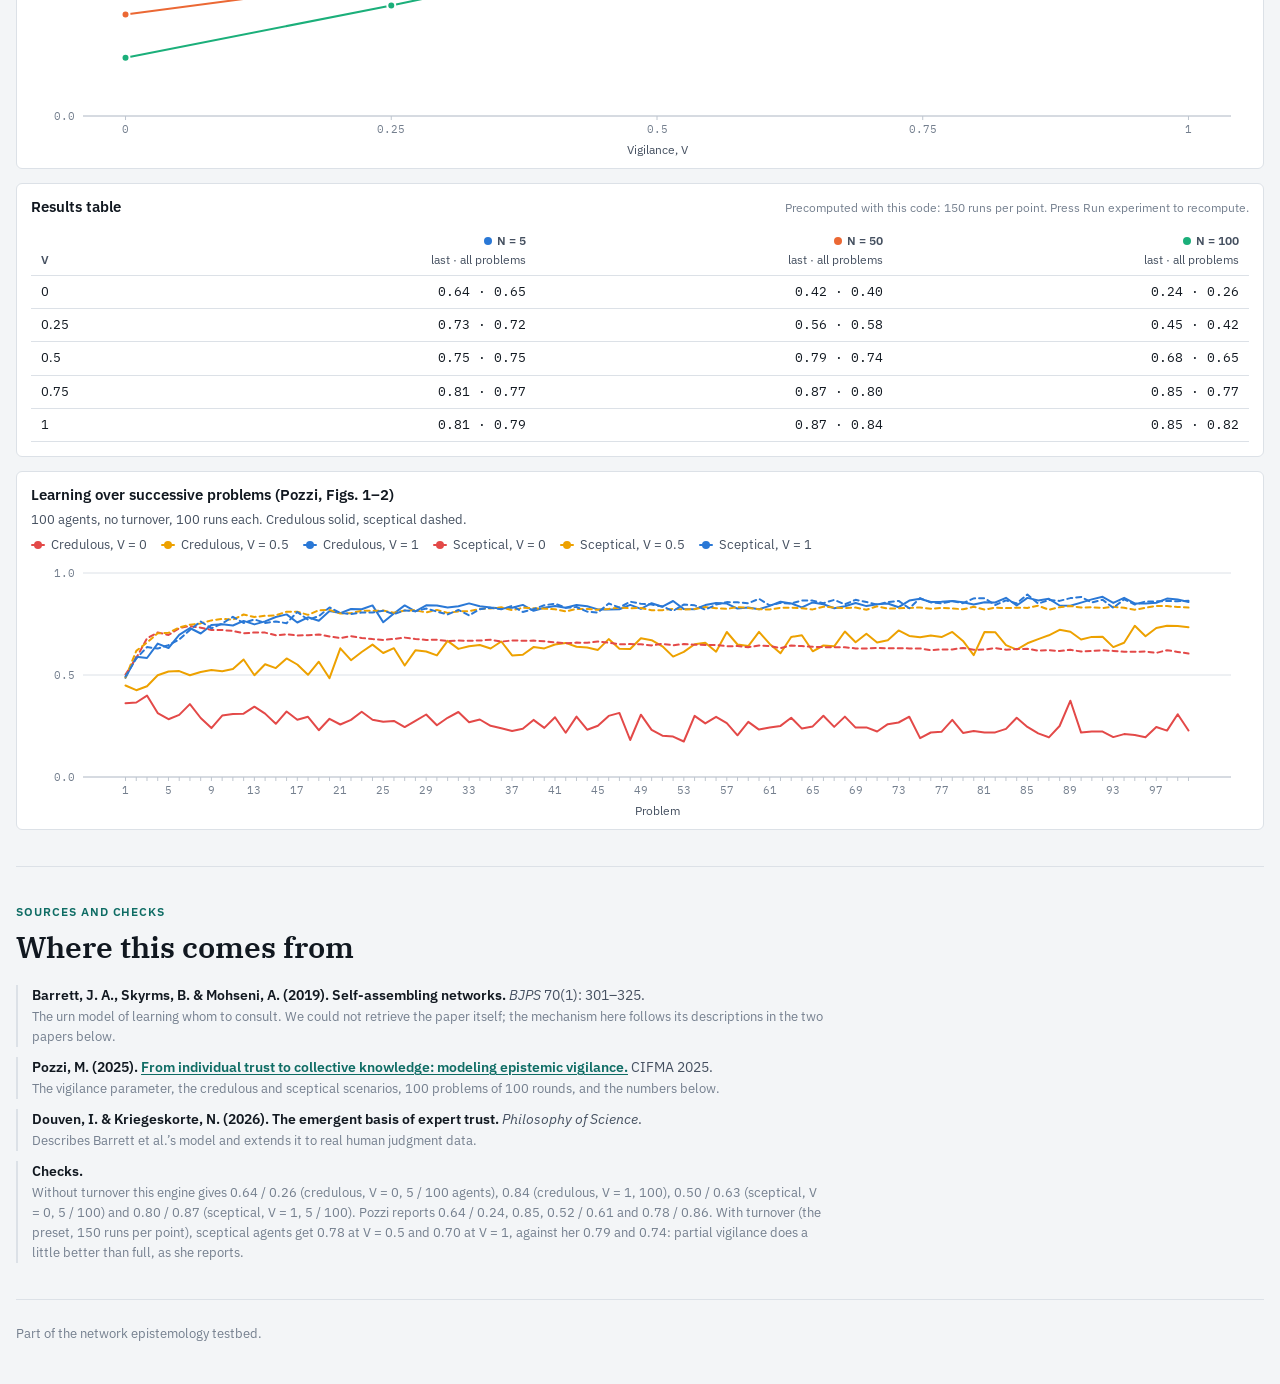
<file: trust.html>
<!doctype html>
<html lang="en">
<head>
<meta charset="utf-8">
<meta name="viewport" content="width=device-width, initial-scale=1, viewport-fit=cover">
<title>Learning Whom to Trust</title>
<meta name="claude:viewport-fit-sides" content="cover">
<meta name="description" content="Self-assembling epistemic networks: agents learn by reinforcement whom to consult, after Barrett, Skyrms and Mohseni (2019) and Pozzi (2025).">
<link rel="preconnect" href="https://fonts.googleapis.com">
<link rel="preconnect" href="https://fonts.gstatic.com" crossorigin>
<link rel="stylesheet" href="https://fonts.googleapis.com/css2?family=IBM+Plex+Mono:wght@400;500&family=IBM+Plex+Sans:ital,wght@0,400;0,500;0,600;1,400&family=IBM+Plex+Serif:wght@500;600&display=swap">
<link rel="stylesheet" href="css/lab.css">
<style>.panels .panel { grid-row: span 5; } .glyph.diamond { border-radius: 2px; transform: rotate(45deg) scale(0.8); background: var(--good); }</style>
</head>
<body>
<div class="wrap">
  <header class="masthead">
    <nav class="crumbs" aria-label="Breadcrumb"><a href="index.html">Network epistemology testbed</a><span aria-hidden="true">/</span><span>Model 7 · Self-assembling networks</span></nav>
    <h1>Learning Whom to Trust</h1>
    <p class="lede">Every model so far fixed the network in advance. Here nobody starts out connected. Each agent can look at the world itself (the diamond) or ask anyone else, and learns by reinforcement who has been worth asking. Barrett, Skyrms and Mohseni (2019) showed that networks self-assemble this way, with the unreliable deferring to the reliable. Pozzi (2025) adds <strong>vigilance</strong>: whether agents keep crediting a source that turned out wrong. Both panels have the same agents, with the same reliabilities, and the same luck.</p>
  </header>

  <section class="lab" aria-label="Simulation">
    <aside class="rail" aria-label="Parameters">
      <div class="field span-all">
        <p class="group-label">Scenarios</p>
        <div class="chips" id="scenarios">
          <button class="chip" type="button" data-scenario="credulous">Credulous: none vs. full vigilance</button>
          <button class="chip" type="button" data-scenario="sceptical">Sceptical: none vs. full</button>
          <button class="chip" type="button" data-scenario="turnover">With turnover</button>
        </div>
        <p class="note" id="note" aria-live="polite"></p>
      </div>
      <div class="field">
        <div class="field-top"><label for="in-N">Agents</label><output id="out-N" for="in-N"></output></div>
        <input type="range" id="in-N" min="3" max="60" step="1">
        <span class="hint">Reliabilities are drawn uniformly from 0 to 1: the chance an agent gets the truth by looking.</span>
      </div>
      <div class="field">
        <div class="field-top"><label for="in-turn">Turnover per problem</label><output id="out-turn" for="in-turn"></output></div>
        <input type="range" id="in-turn" min="0" max="4" step="1">
        <span class="hint">Chance each agent is replaced by a newcomer before a problem.</span>
      </div>
      <div class="field">
        <div class="field-top"><label for="in-problems">Problems</label><output id="out-problems" for="in-problems"></output></div>
        <input type="range" id="in-problems" min="0" max="4" step="1">
      </div>
      <div class="field">
        <div class="field-top"><label for="in-rounds">Rounds per problem</label><output id="out-rounds" for="in-rounds"></output></div>
        <input type="range" id="in-rounds" min="0" max="3" step="1">
      </div>
      <div class="field">
        <label for="in-seed">Random seed</label>
        <div style="display:flex; gap:6px">
          <input type="number" id="in-seed" min="0" step="1" value="1">
          <button class="btn small" type="button" id="btn-reseed">New</button>
        </div>
      </div>
    </aside>
    <div class="arena">
      <div class="transport" role="toolbar" aria-label="Playback">
        <div class="group">
          <button class="btn primary" type="button" id="btn-play"><svg viewBox="0 0 16 16" aria-hidden="true"><path d="M4 2.5v11l9-5.5z" fill="currentColor"/></svg><span>Play</span></button>
          <button class="btn" type="button" id="btn-step">Step</button>
          <button class="btn" type="button" id="btn-reset">Restart</button>
        </div>
        <div class="speed">
          <label for="in-speed">Speed</label>
          <input type="range" id="in-speed" min="0" max="7" step="1">
          <output id="out-speed" for="in-speed"></output>
        </div>
        <div class="round-big">Round <b id="round">0</b></div>
        <span class="kbd-hint"><kbd>Space</kbd> play · <kbd>→</kbd> step · <kbd>R</kbd> restart</span>
      </div>
      <div class="panels" id="panels"></div>
      <div class="chart-card">
        <h3>Collective knowledge, problem by problem</h3>
        <p class="sub">Share of agents holding the true belief over the last 20 rounds of each problem.</p>
        <div class="chart-legend" id="kn-legend"></div>
        <div class="chart-box" id="kn-chart"></div>
      </div>
      <div class="legend" aria-label="Legend">
        <div class="item scale">
          <div class="scale-bar"></div>
          <div class="scale-ticks"><span>0 · unreliable</span><span></span><span>1 · reliable</span></div>
        </div>
        <div class="item"><span class="glyph filled"></span>Holds the true belief</div>
        <div class="item"><span class="glyph hollow"></span>Holds the false one</div>
        <div class="item"><span class="glyph diamond"></span>Nature</div>
        <div class="item"><span class="edge-key"></span>Consults (thicker = more often)</div>
        <div class="item">Bigger agents are consulted more</div>
      </div>
    </div>
  </section>

  <section class="section" aria-labelledby="model-h">
    <div class="section-head">
      <span class="eyebrow">The model</span>
      <h2 id="model-h">Urns that remember what worked</h2>
      <p>The agents face a long run of problems with true answers. Each problem, every agent starts with the false belief and has 100 rounds to get the true one, by looking or by asking.</p>
    </div>
    <div class="model-grid">
      <div class="prose">
        <h3>Reinforcement</h3>
        <p>Each agent has an urn with one ball for nature, one for itself and one for each other agent. Each round it draws a ball. Nature gives the true belief with probability equal to the agent’s reliability. Asking another agent means adopting their current belief. Drawing your own ball means keeping what you have. Then the agent learns whether it ended up right. If so, it adds a ball with the same name, so whatever worked gets drawn more often. Urns carry over from problem to problem, so trust builds up.</p>
        <p>This is the Roth–Erev style of learning Barrett, Skyrms and Mohseni use. Nobody reasons about anyone’s reliability; agents just repeat what worked. Even so, unreliable agents come to defer to reliable ones, and chains form where A asks B, who asks C, who looks at the world.</p>
        <h3>Vigilance</h3>
        <p>Pozzi asks what happens when agents are less discriminating about crediting their sources. <b>Credulous</b> agents always credit a source that was right, and credit one that was wrong with probability 1 − V. <b>Sceptical</b> agents never credit a wrong source, and credit a right one only with probability V. At V = 1 both are Barrett et al.’s rule.</p>
        <p>The result is a network-size effect running in opposite directions. Credulous groups get <em>worse</em> as they grow: with 100 agents, everyone mostly asks everyone, and the few reliable observers are rarely asked. Sceptical groups get <em>better</em>: with more agents there are more reliable observers to find. Full vigilance does best in both, and best of all in big groups.</p>
        <h3>A link to the earlier models</h3>
        <p>Here the network is the outcome, not an input. The wish behind sparse networks in the Zollman model, that people not all listen to the same unlucky source, has a counterpart: vigilant agents concentrate their trust on the reliable, which is a kind of sparsity that tracks quality. In the <a href="polarization.html">polarization model</a> trust also adapts, but to agreement rather than accuracy, and that is what breaks it.</p>
      </div>
      <div class="aside-card">
        <h3>Choices made here</h3>
        <ul>
          <li>A failed look at nature leaves the agent with the false belief.</li>
          <li>Turnover happens once per problem: a newcomer gets a fresh reliability and urn, and others keep their old trust in that seat, unaware it has changed hands. Applying turnover every round instead makes all communities collapse, which Pozzi’s numbers rule out.</li>
          <li>The truth is revealed after each choice, as in the original model, so reinforcement can depend on it.</li>
        </ul>
        <h3>Things to try</h3>
        <ul>
          <li>Hover a small, red agent on the right after a few problems: who does it ask?</li>
          <li>Raise Agents to 60 in the credulous scenario and compare the two panels’ knowledge curves.</li>
          <li>Turnover: does trust in a seat outlive its reliable occupant?</li>
        </ul>
      </div>
    </div>
  </section>

  <section class="section" aria-labelledby="exp-h">
    <div class="section-head">
      <span class="eyebrow">Monte Carlo experiment</span>
      <h2 id="exp-h">How much does the community know?</h2>
      <p>Collective knowledge on the last problem, averaged over runs. Runs of 100 agents take a while; lower the runs per point before recomputing.</p>
    </div>
    <div id="exp"></div>
    <div class="chart-card" style="margin-top:14px">
      <h3>Learning over successive problems (Pozzi, Figs. 1–2)</h3>
      <p class="sub">100 agents, no turnover, 100 runs each. Credulous solid, sceptical dashed.</p>
      <div class="chart-legend" id="cv-legend"></div>
      <div class="chart-box" id="cv-chart"></div>
    </div>
  </section>

  <section class="section" aria-labelledby="read-h">
    <div class="section-head">
      <span class="eyebrow">Sources and checks</span>
      <h2 id="read-h">Where this comes from</h2>
    </div>
    <ul class="refs">
      <li><b>Barrett, J. A., Skyrms, B. &amp; Mohseni, A. (2019). Self-assembling networks.</b> <i>BJPS</i> 70(1): 301–325. <span class="why">The urn model of learning whom to consult. We could not retrieve the paper itself; the mechanism here follows its descriptions in the two papers below.</span></li>
      <li><b>Pozzi, M. (2025). <a href="https://cifma.github.io/Papers-2025/S4-5-Pozzi.pdf">From individual trust to collective knowledge: modeling epistemic vigilance.</a></b> CIFMA 2025. <span class="why">The vigilance parameter, the credulous and sceptical scenarios, 100 problems of 100 rounds, and the numbers below.</span></li>
      <li><b>Douven, I. &amp; Kriegeskorte, N. (2026). The emergent basis of expert trust.</b> <i>Philosophy of Science</i>. <span class="why">Describes Barrett et al.’s model and extends it to real human judgment data.</span></li>
      <li><b>Checks.</b> <span class="why">Without turnover this engine gives 0.64 / 0.26 (credulous, V = 0, 5 / 100 agents), 0.84 (credulous, V = 1, 100), 0.50 / 0.63 (sceptical, V = 0, 5 / 100) and 0.80 / 0.87 (sceptical, V = 1, 5 / 100). Pozzi reports 0.64 / 0.24, 0.85, 0.52 / 0.61 and 0.78 / 0.86. With turnover (the preset, 150 runs per point), sceptical agents get 0.78 at V = 0.5 and 0.70 at V = 1, against her 0.79 and 0.74: partial vigilance does a little better than full, as she reports.</span></li>
    </ul>
  </section>
  <footer>Part of the network epistemology testbed.</footer>
</div>
<script src="lib/rng.js"></script>
<script src="lib/networks.js"></script>
<script src="lib/charts.js"></script>
<script src="lib/views.js"></script>
<script src="lib/lab.js"></script>
<script src="lib/sweep.js"></script>
<script src="lib/experiment-ui.js"></script>
<script src="models/zollman.js"></script>
<script src="models/beta-bandit.js"></script>
<script src="models/propaganda.js"></script>
<script src="models/trust.js"></script>
<script src="models/experiments.js"></script>
<script src="data/trust-presets.js"></script>
<script src="app/trust-app.js"></script>
<script>
(function () {
  const { experimentUI: XUI, experiments: EX, sweep: SW, charts: CH } = window.NET;
  const P = window.NET.trustPresets || {};
  const presets = {};
  for (const [k, p] of Object.entries(P)) if (!k.startsWith('_')) presets[k] = p;
  const f2 = (v) => (v == null ? '–' : v.toFixed(2));
  XUI.mount(document.getElementById('exp'), {
    variables: {
      V: { name: 'V', label: 'Vigilance, V', kind: 'num', min: 0, max: 1, defaults: '0, 0.25, 0.5, 0.75, 1' },
      N: { name: 'N', label: 'Number of agents', kind: 'int', min: 2, max: 200, defaults: '5, 20, 50, 100' },
      scenario: { name: 'scenario', label: 'Scenario', kind: 'enum', options: [['credulous', 'Credulous'], ['sceptical', 'Sceptical']], defaults: 'credulous, sceptical' },
      turnover: { name: 'turnover', label: 'Turnover per problem', kind: 'num', min: 0, max: 1, defaults: '0, 0.02, 0.05, 0.1' },
      problems: { name: 'problems', label: 'Problems', kind: 'int', min: 1, max: 1000, defaults: '10, 50, 100' },
      rounds: { name: 'rounds', label: 'Rounds per problem', kind: 'int', min: 21, max: 1000, defaults: '50, 100, 200' },
    },
    varyKeys: ['V', 'N', 'turnover', 'problems', 'rounds', 'scenario'],
    seriesKeys: ['N', 'scenario', 'V', 'turnover'],
    fixed: { V: 1, N: 100, scenario: 'credulous', turnover: 0, problems: 100, rounds: 100 },
    metrics: {
      last: { label: 'Collective knowledge on the last problem', sub: 'Mean share of agents with the true belief over its last 20 rounds.', value: (a) => SW.mean(a, 'last'), domain: [0, 1], fmt: f2 },
      mean: { label: 'Collective knowledge, averaged over all problems', sub: 'Includes the early problems, before trust has formed.', value: (a) => SW.mean(a, 'mean'), domain: [0, 1], fmt: f2 },
      first: { label: 'Collective knowledge on the first problem', sub: 'Before anyone has learned whom to trust.', value: (a) => SW.mean(a, 'first'), domain: [0, 1], fmt: f2 },
    },
    defaultMetric: 'last', runs: 20, runOne: EX.trust,
    tableHead: 'last · all problems',
    tableCell: (a) => `${f2(SW.mean(a, 'last'))} · ${f2(SW.mean(a, 'mean'))}`,
    presets, defaultPreset: 'credulous',
  });
  const C = P._curves;
  if (C) {
    const colors = { 0: 'var(--s8)', 0.5: 'var(--s4)', 1: 'var(--s1)' };
    const series = [];
    for (const sc of ['credulous', 'sceptical']) for (const V of [0, 0.5, 1]) {
      const ys = C[`${sc}-${V}`];
      if (ys) series.push({ key: sc + V, label: `${sc === 'credulous' ? 'Credulous' : 'Sceptical'}, V = ${V}`, color: colors[V], ys, dash: sc === 'sceptical' });
    }
    CH.legend(document.getElementById('cv-legend'), series);
    CH.lineChart(document.getElementById('cv-chart'), {
      xs: series[0].ys.map((_, i) => i + 1), xName: 'problem', xLabel: 'Problem', yDomain: [0, 1], yFormat: (v) => v.toFixed(1),
      series, height: 260, markers: false, ariaLabel: 'Knowledge over problems', valueText: (s, i) => s.ys[i].toFixed(2),
    });
  }
})();
</script>
</body>
</html>
</file>
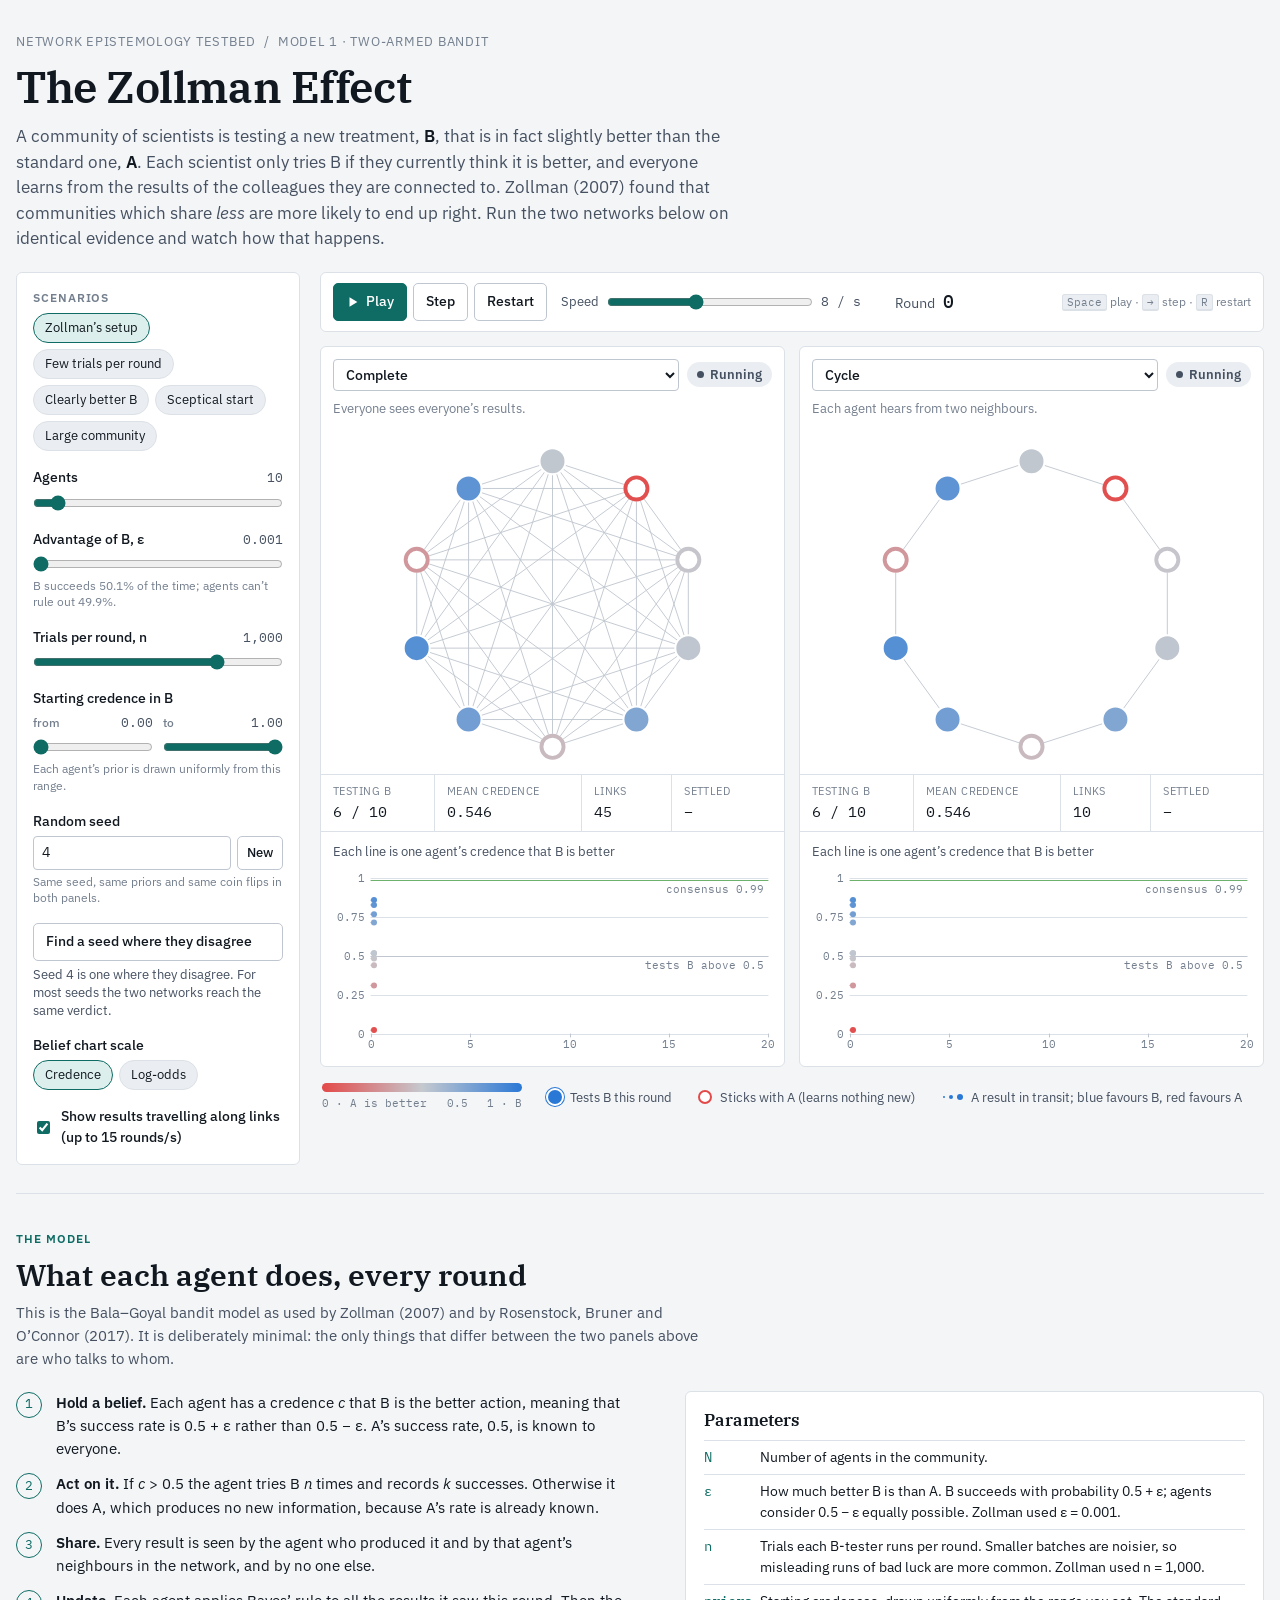
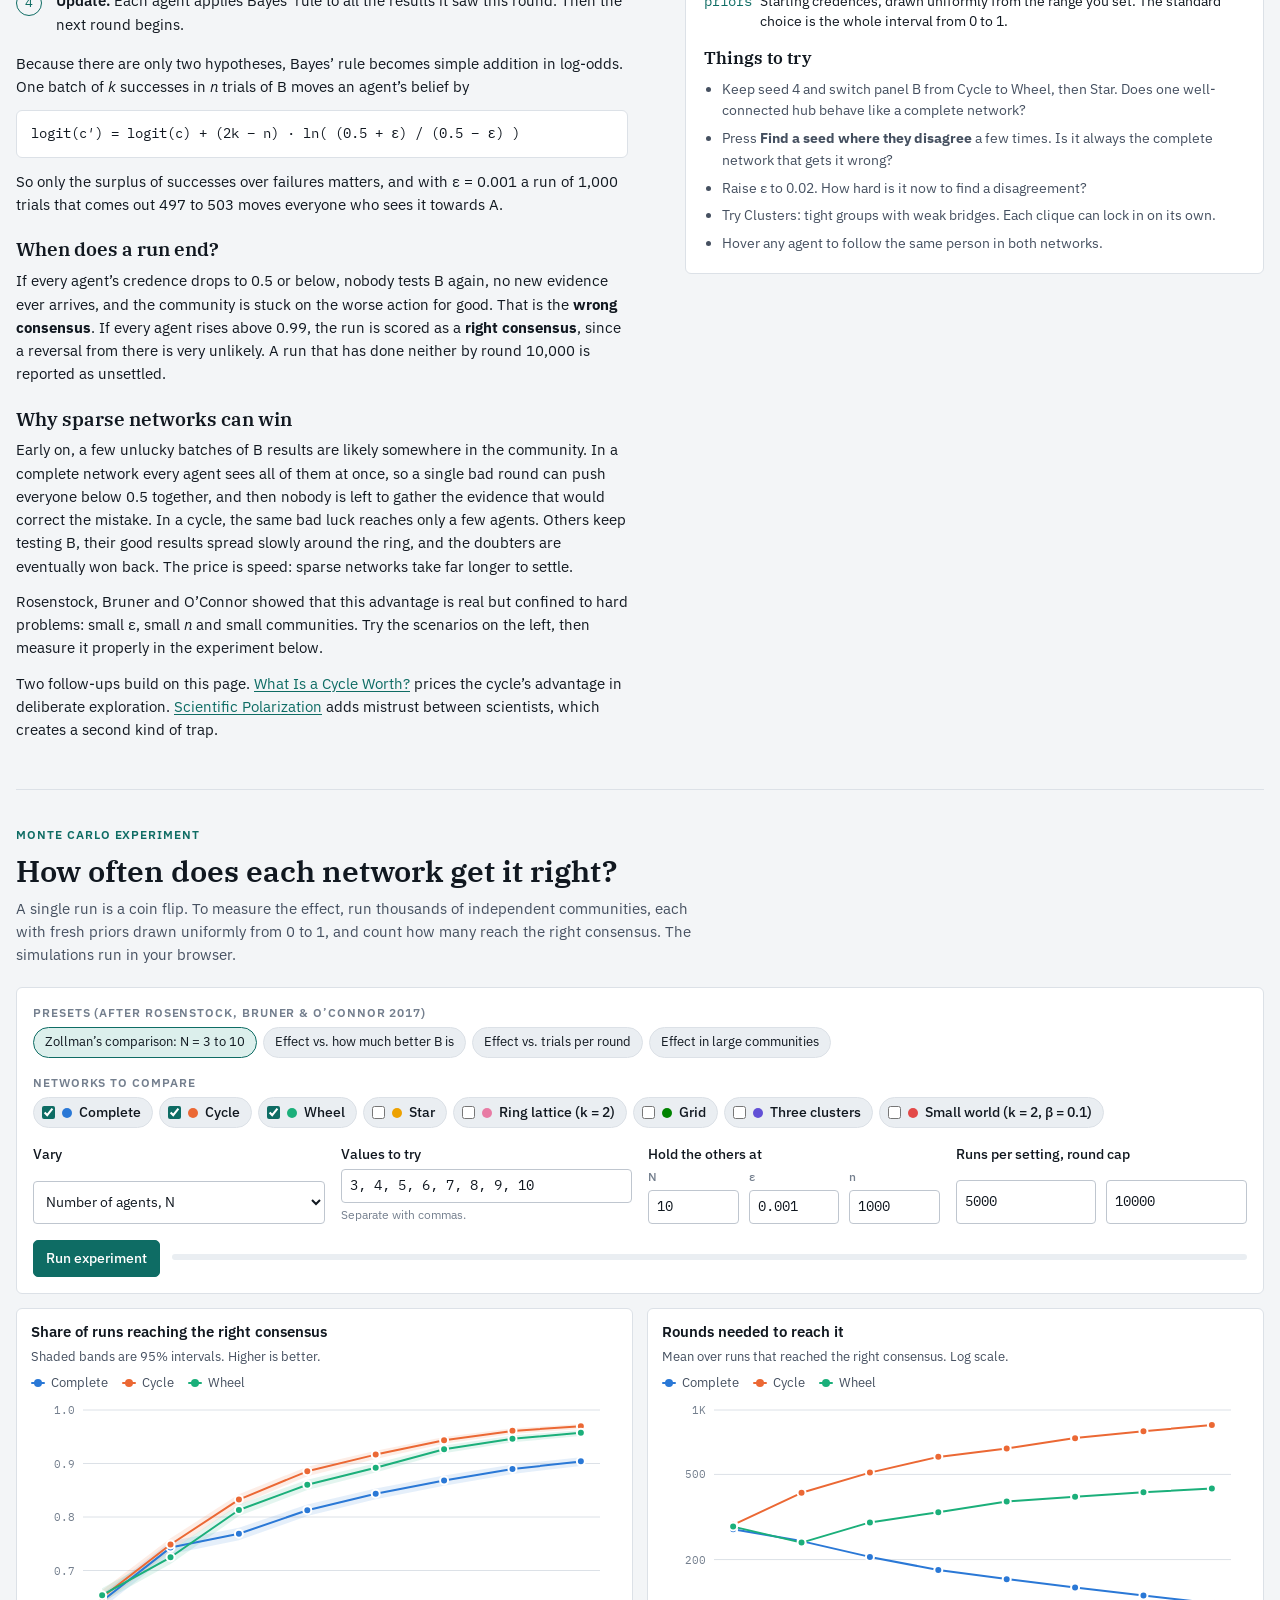
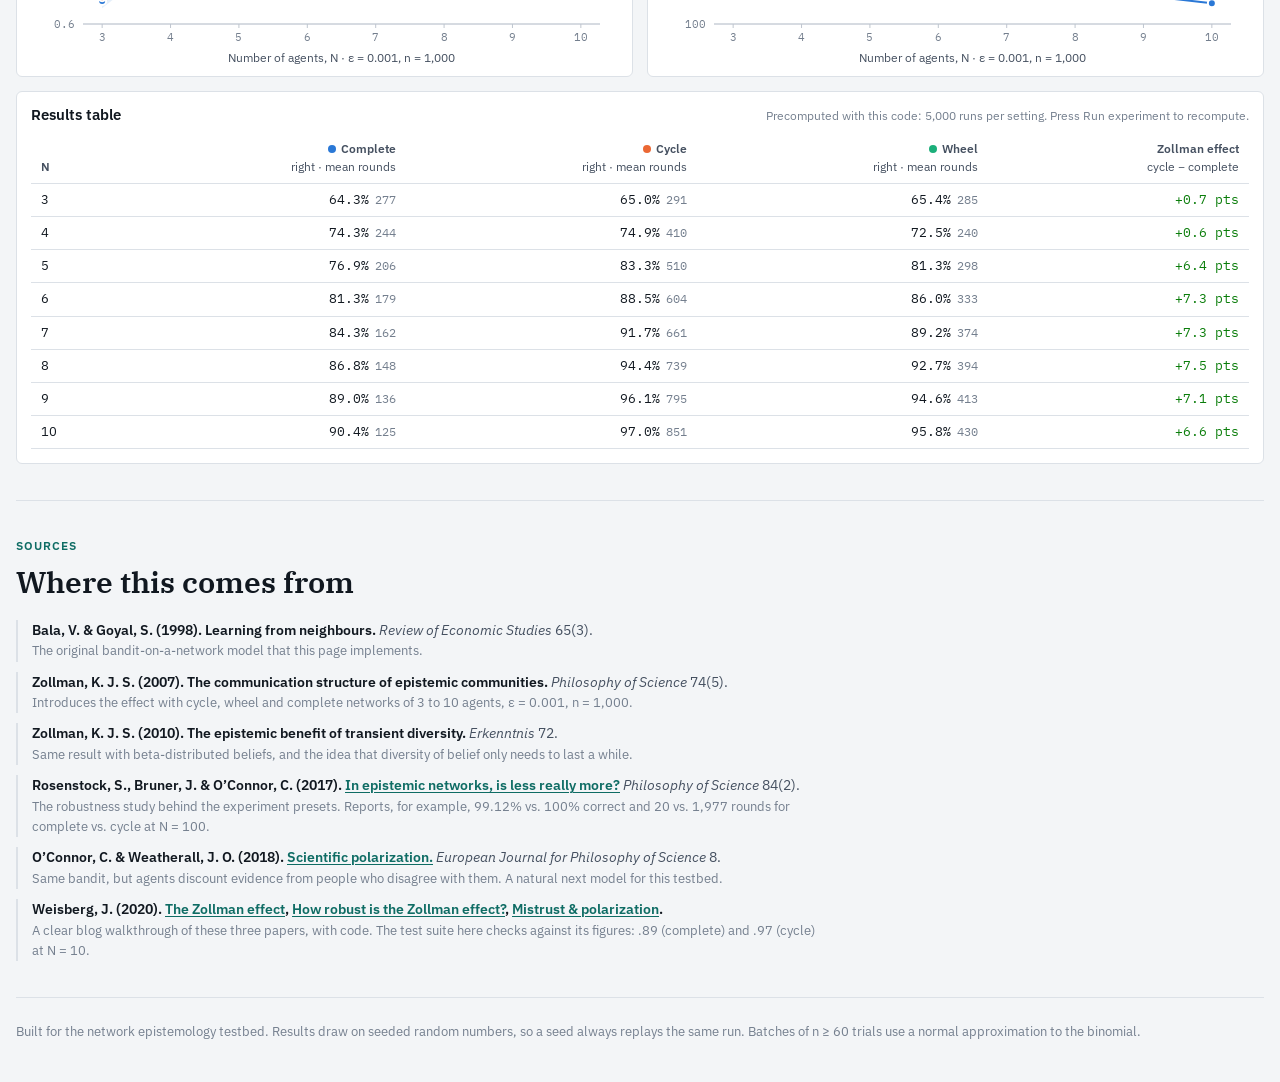
<file: zollman.html>
<!doctype html>
<html lang="en">
<head>
<meta charset="utf-8">
<meta name="viewport" content="width=device-width, initial-scale=1, viewport-fit=cover">
<title>The Zollman Effect</title>
<meta name="claude:viewport-fit-sides" content="cover">
<meta name="description" content="Interactive two-armed bandit model of an epistemic community: why less-connected scientific networks can be more reliable.">
<link rel="preconnect" href="https://fonts.googleapis.com">
<link rel="preconnect" href="https://fonts.gstatic.com" crossorigin>
<link rel="stylesheet" href="https://fonts.googleapis.com/css2?family=IBM+Plex+Mono:wght@400;500&family=IBM+Plex+Sans:ital,wght@0,400;0,500;0,600;1,400&family=IBM+Plex+Serif:wght@500;600&display=swap">
<link rel="stylesheet" href="css/lab.css">
</head>
<body>
<div class="wrap">
  <header class="masthead">
    <nav class="crumbs" aria-label="Breadcrumb"><a href="index.html">Network epistemology testbed</a><span aria-hidden="true">/</span><span>Model 1 · Two-armed bandit</span></nav>
    <h1>The Zollman Effect</h1>
    <p class="lede">A community of scientists is testing a new treatment, <strong>B</strong>, that is in fact slightly better than the standard one, <strong>A</strong>. Each scientist only tries B if they currently think it is better, and everyone learns from the results of the colleagues they are connected to. Zollman (2007) found that communities which share <em>less</em> are more likely to end up right. Run the two networks below on identical evidence and watch how that happens.</p>
  </header>

  <section class="lab" aria-label="Simulation">
    <aside class="rail" aria-label="Model parameters">
      <div class="field span-all">
        <p class="group-label">Scenarios</p>
        <div class="chips" id="scenarios">
          <button class="chip" type="button" data-scenario="zollman">Zollman’s setup</button>
          <button class="chip" type="button" data-scenario="hard">Few trials per round</button>
          <button class="chip" type="button" data-scenario="easy">Clearly better B</button>
          <button class="chip" type="button" data-scenario="sceptics">Sceptical start</button>
          <button class="chip" type="button" data-scenario="big">Large community</button>
        </div>
      </div>

      <div class="field">
        <div class="field-top"><label for="in-N">Agents</label><output id="out-N" for="in-N">10</output></div>
        <input type="range" id="in-N" min="3" max="100" step="1" value="10">
      </div>
      <div class="field">
        <div class="field-top"><label for="in-eps">Advantage of B, ε</label><output id="out-eps" for="in-eps">0.001</output></div>
        <input type="range" id="in-eps" min="0" max="8" step="1" value="0">
        <span class="hint" id="hint-eps">B succeeds 50.1% of the time; agents can’t rule out 49.9%.</span>
      </div>
      <div class="field">
        <div class="field-top"><label for="in-n">Trials per round, n</label><output id="out-n" for="in-n">1000</output></div>
        <input type="range" id="in-n" min="0" max="12" step="1" value="9">
      </div>
      <div class="field">
        <span class="label">Starting credence in B</span>
        <div class="pair">
          <div class="field"><div class="field-top"><label for="in-lo" class="hint">from</label><output id="out-lo" for="in-lo">0.00</output></div><input type="range" id="in-lo" min="0" max="1" step="0.05" value="0"></div>
          <div class="field"><div class="field-top"><label for="in-hi" class="hint">to</label><output id="out-hi" for="in-hi">1.00</output></div><input type="range" id="in-hi" min="0" max="1" step="0.05" value="1"></div>
        </div>
        <span class="hint">Each agent’s prior is drawn uniformly from this range.</span>
      </div>
      <div class="field">
        <label for="in-seed">Random seed</label>
        <div style="display:flex; gap:6px">
          <input type="number" id="in-seed" min="0" step="1" value="4">
          <button class="btn small" type="button" id="btn-reseed" title="Pick a new random seed">New</button>
        </div>
        <span class="hint">Same seed, same priors and same coin flips in both panels.</span>
      </div>
      <div class="field span-all">
        <button class="btn" type="button" id="btn-find">Find a seed where they disagree</button>
        <p class="note" id="find-note" aria-live="polite">Seed 4 is one where they disagree. For most seeds the two networks reach the same verdict.</p>
      </div>
      <div class="field">
        <span class="label">Belief chart scale</span>
        <div class="chips" role="group" aria-label="Belief chart scale">
          <button class="chip" type="button" data-scale="credence" aria-pressed="true">Credence</button>
          <button class="chip" type="button" data-scale="logodds" aria-pressed="false">Log-odds</button>
        </div>
      </div>
      <label class="field" style="grid-template-columns:auto 1fr; align-items:center; gap:8px">
        <input type="checkbox" id="in-anim" checked style="accent-color:var(--accent)">
        <span class="label" style="font-size:13.5px">Show results travelling along links (up to 15 rounds/s)</span>
      </label>
    </aside>

    <div class="arena">
      <div class="transport" role="toolbar" aria-label="Playback">
        <div class="group">
          <button class="btn primary" type="button" id="btn-play"><svg viewBox="0 0 16 16" aria-hidden="true"><path d="M4 2.5v11l9-5.5z" fill="currentColor"/></svg><span>Play</span></button>
          <button class="btn" type="button" id="btn-step">Step</button>
          <button class="btn" type="button" id="btn-reset">Restart</button>
        </div>
        <div class="speed">
          <label for="in-speed">Speed</label>
          <input type="range" id="in-speed" min="0" max="7" step="1" value="3">
          <output id="out-speed" for="in-speed">8 / s</output>
        </div>
        <div class="round-big">Round <b id="round">0</b></div>
        <span class="kbd-hint"><kbd>Space</kbd> play · <kbd>→</kbd> step · <kbd>R</kbd> restart</span>
      </div>

      <div class="panels">
        <article class="panel" id="panel-a" aria-label="Network A">
          <div class="panel-head">
            <div class="row">
              <select id="net-a" aria-label="Network A structure"></select>
              <span class="pill running" id="status-a" aria-live="polite"><span class="dot"></span><span>Running</span></span>
            </div>
            <p class="net-blurb" id="blurb-a"></p>
            <div class="net-params" id="params-a"></div>
          </div>
          <div class="net-wrap"><canvas id="graph-a" aria-label="Network A diagram"></canvas></div>
          <dl class="readout">
            <div><dt>Testing B</dt><dd id="testing-a">–</dd></div>
            <div><dt>Mean credence</dt><dd id="mean-a">–</dd></div>
            <div><dt>Links</dt><dd id="links-a">–</dd></div>
            <div><dt>Settled</dt><dd id="settled-a">–</dd></div>
          </dl>
          <div class="traj-title"><span>Each line is one agent’s credence that B is better</span></div>
          <div class="traj-wrap"><canvas id="traj-a" aria-label="Network A belief trajectories"></canvas></div>
        </article>

        <article class="panel" id="panel-b" aria-label="Network B">
          <div class="panel-head">
            <div class="row">
              <select id="net-b" aria-label="Network B structure"></select>
              <span class="pill running" id="status-b" aria-live="polite"><span class="dot"></span><span>Running</span></span>
            </div>
            <p class="net-blurb" id="blurb-b"></p>
            <div class="net-params" id="params-b"></div>
          </div>
          <div class="net-wrap"><canvas id="graph-b" aria-label="Network B diagram"></canvas></div>
          <dl class="readout">
            <div><dt>Testing B</dt><dd id="testing-b">–</dd></div>
            <div><dt>Mean credence</dt><dd id="mean-b">–</dd></div>
            <div><dt>Links</dt><dd id="links-b">–</dd></div>
            <div><dt>Settled</dt><dd id="settled-b">–</dd></div>
          </dl>
          <div class="traj-title"><span>Each line is one agent’s credence that B is better</span></div>
          <div class="traj-wrap"><canvas id="traj-b" aria-label="Network B belief trajectories"></canvas></div>
        </article>
      </div>

      <div class="legend" aria-label="Legend">
        <div class="item scale">
          <div class="scale-bar"></div>
          <div class="scale-ticks"><span>0 · A is better</span><span>0.5</span><span>1 · B</span></div>
        </div>
        <div class="item"><span class="glyph filled"></span>Tests B this round</div>
        <div class="item"><span class="glyph hollow"></span>Sticks with A (learns nothing new)</div>
        <div class="item"><span class="glyph spark"></span>A result in transit; blue favours B, red favours A</div>
      </div>
    </div>
  </section>

  <section class="section" id="model" aria-labelledby="model-h">
    <div class="section-head">
      <span class="eyebrow">The model</span>
      <h2 id="model-h">What each agent does, every round</h2>
      <p>This is the Bala–Goyal bandit model as used by Zollman (2007) and by Rosenstock, Bruner and O’Connor (2017). It is deliberately minimal: the only things that differ between the two panels above are who talks to whom.</p>
    </div>
    <div class="model-grid">
      <div class="prose">
        <ol class="steps">
          <li><div><b>Hold a belief.</b> Each agent has a credence <i>c</i> that B is the better action, meaning that B’s success rate is 0.5 + ε rather than 0.5 − ε. A’s success rate, 0.5, is known to everyone.</div></li>
          <li><div><b>Act on it.</b> If <i>c</i> &gt; 0.5 the agent tries B <i>n</i> times and records <i>k</i> successes. Otherwise it does A, which produces no new information, because A’s rate is already known.</div></li>
          <li><div><b>Share.</b> Every result is seen by the agent who produced it and by that agent’s neighbours in the network, and by no one else.</div></li>
          <li><div><b>Update.</b> Each agent applies Bayes’ rule to all the results it saw this round. Then the next round begins.</div></li>
        </ol>
        <p>Because there are only two hypotheses, Bayes’ rule becomes simple addition in log-odds. One batch of <i>k</i> successes in <i>n</i> trials of B moves an agent’s belief by</p>
        <div class="formula">logit(c′) = logit(c) + (2k − n) · ln( (0.5 + ε) / (0.5 − ε) )</div>
        <p>So only the surplus of successes over failures matters, and with ε = 0.001 a run of 1,000 trials that comes out 497 to 503 moves everyone who sees it towards A.</p>

        <h3>When does a run end?</h3>
        <p>If every agent’s credence drops to 0.5 or below, nobody tests B again, no new evidence ever arrives, and the community is stuck on the worse action for good. That is the <b>wrong consensus</b>. If every agent rises above 0.99, the run is scored as a <b>right consensus</b>, since a reversal from there is very unlikely. A run that has done neither by round 10,000 is reported as unsettled.</p>

        <h3>Why sparse networks can win</h3>
        <p>Early on, a few unlucky batches of B results are likely somewhere in the community. In a complete network every agent sees all of them at once, so a single bad round can push everyone below 0.5 together, and then nobody is left to gather the evidence that would correct the mistake. In a cycle, the same bad luck reaches only a few agents. Others keep testing B, their good results spread slowly around the ring, and the doubters are eventually won back. The price is speed: sparse networks take far longer to settle.</p>
        <p>Rosenstock, Bruner and O’Connor showed that this advantage is real but confined to hard problems: small ε, small <i>n</i> and small communities. Try the scenarios on the left, then measure it properly in the experiment below.</p>
        <p>Two follow-ups build on this page. <a href="exchange.html">What Is a Cycle Worth?</a> prices the cycle’s advantage in deliberate exploration. <a href="polarization.html">Scientific Polarization</a> adds mistrust between scientists, which creates a second kind of trap.</p>
      </div>
      <div class="aside-card">
        <h3>Parameters</h3>
        <table class="param-table">
          <tr><td>N</td><td>Number of agents in the community.</td></tr>
          <tr><td>ε</td><td>How much better B is than A. B succeeds with probability 0.5 + ε; agents consider 0.5 − ε equally possible. Zollman used ε = 0.001.</td></tr>
          <tr><td>n</td><td>Trials each B-tester runs per round. Smaller batches are noisier, so misleading runs of bad luck are more common. Zollman used n = 1,000.</td></tr>
          <tr><td>priors</td><td>Starting credences, drawn uniformly from the range you set. The standard choice is the whole interval from 0 to 1.</td></tr>
        </table>
        <h3>Things to try</h3>
        <ul>
          <li>Keep seed 4 and switch panel B from Cycle to Wheel, then Star. Does one well-connected hub behave like a complete network?</li>
          <li>Press <b>Find a seed where they disagree</b> a few times. Is it always the complete network that gets it wrong?</li>
          <li>Raise ε to 0.02. How hard is it now to find a disagreement?</li>
          <li>Try Clusters: tight groups with weak bridges. Each clique can lock in on its own.</li>
          <li>Hover any agent to follow the same person in both networks.</li>
        </ul>
      </div>
    </div>
  </section>

  <section class="section" id="experiment" aria-labelledby="exp-h">
    <div class="section-head">
      <span class="eyebrow">Monte Carlo experiment</span>
      <h2 id="exp-h">How often does each network get it right?</h2>
      <p>A single run is a coin flip. To measure the effect, run thousands of independent communities, each with fresh priors drawn uniformly from 0 to 1, and count how many reach the right consensus. The simulations run in your browser.</p>
    </div>

    <div class="exp-controls">
      <div class="field span-all">
        <p class="group-label">Presets (after Rosenstock, Bruner &amp; O’Connor 2017)</p>
        <div class="chips" id="exp-presets">
          <button class="chip" type="button" data-preset="zollman">Zollman’s comparison: N = 3 to 10</button>
          <button class="chip" type="button" data-preset="eps">Effect vs. how much better B is</button>
          <button class="chip" type="button" data-preset="trials">Effect vs. trials per round</button>
          <button class="chip" type="button" data-preset="size">Effect in large communities</button>
        </div>
      </div>
      <div class="field span-all">
        <p class="group-label">Networks to compare</p>
        <div class="net-checks" id="exp-nets"></div>
      </div>
      <div class="field">
        <label for="exp-vary">Vary</label>
        <select id="exp-vary">
          <option value="N">Number of agents, N</option>
          <option value="eps">Advantage of B, ε</option>
          <option value="n">Trials per round, n</option>
        </select>
      </div>
      <div class="field">
        <label for="exp-values">Values to try</label>
        <input type="text" class="mono" id="exp-values" value="3, 4, 5, 6, 7, 8, 9, 10">
        <span class="hint" id="exp-values-hint">Separate with commas.</span>
      </div>
      <div class="field">
        <span class="label">Hold the others at</span>
        <div class="pair" style="grid-template-columns: repeat(3, minmax(0,1fr))">
          <div class="field"><label class="hint" for="exp-N">N</label><input type="number" id="exp-N" min="2" max="300" step="1" value="10"></div>
          <div class="field"><label class="hint" for="exp-eps">ε</label><input type="number" id="exp-eps" min="0.0001" max="0.49" step="0.001" value="0.001"></div>
          <div class="field"><label class="hint" for="exp-n">n</label><input type="number" id="exp-n" min="1" max="100000" step="1" value="1000"></div>
        </div>
      </div>
      <div class="field">
        <span class="label">Runs per setting, round cap</span>
        <div class="pair">
          <input type="number" id="exp-runs" min="10" max="100000" step="10" value="1000" aria-label="Runs per setting">
          <input type="number" id="exp-cap" min="10" max="100000" step="100" value="10000" aria-label="Round cap">
        </div>
      </div>
      <div class="run-row span-all">
        <button class="btn primary" type="button" id="exp-run">Run experiment</button>
        <div class="progress">
          <div class="progress-track"><div class="progress-fill" id="exp-fill"></div></div>
          <span class="progress-text" id="exp-progress" aria-live="polite"></span>
        </div>
      </div>
    </div>

    <div class="exp-out">
      <div class="chart-card">
        <h3>Share of runs reaching the right consensus</h3>
        <p class="sub">Shaded bands are 95% intervals. Higher is better.</p>
        <div class="chart-legend" id="legend-p"></div>
        <div class="chart-box" id="chart-p"></div>
      </div>
      <div class="chart-card">
        <h3>Rounds needed to reach it</h3>
        <p class="sub">Mean over runs that reached the right consensus. Log scale.</p>
        <div class="chart-legend" id="legend-t"></div>
        <div class="chart-box" id="chart-t"></div>
      </div>
    </div>
    <div class="effect-strip">
      <div class="field-top"><h3 style="font-family:var(--body); font-size:15px">Results table</h3><span class="source-tag" id="exp-source"></span></div>
      <div class="table-scroll"><table class="results" id="exp-table"></table></div>
    </div>
  </section>

  <section class="section" id="reading" aria-labelledby="read-h">
    <div class="section-head">
      <span class="eyebrow">Sources</span>
      <h2 id="read-h">Where this comes from</h2>
    </div>
    <ul class="refs">
      <li><b>Bala, V. &amp; Goyal, S. (1998). Learning from neighbours.</b> <i>Review of Economic Studies</i> 65(3). <span class="why">The original bandit-on-a-network model that this page implements.</span></li>
      <li><b>Zollman, K. J. S. (2007). The communication structure of epistemic communities.</b> <i>Philosophy of Science</i> 74(5). <span class="why">Introduces the effect with cycle, wheel and complete networks of 3 to 10 agents, ε = 0.001, n = 1,000.</span></li>
      <li><b>Zollman, K. J. S. (2010). The epistemic benefit of transient diversity.</b> <i>Erkenntnis</i> 72. <span class="why">Same result with beta-distributed beliefs, and the idea that diversity of belief only needs to last a while.</span></li>
      <li><b>Rosenstock, S., Bruner, J. &amp; O’Connor, C. (2017). <a href="https://philsci-archive.pitt.edu/11900/">In epistemic networks, is less really more?</a></b> <i>Philosophy of Science</i> 84(2). <span class="why">The robustness study behind the experiment presets. Reports, for example, 99.12% vs. 100% correct and 20 vs. 1,977 rounds for complete vs. cycle at N = 100.</span></li>
      <li><b>O’Connor, C. &amp; Weatherall, J. O. (2018). <a href="https://arxiv.org/abs/1712.04561">Scientific polarization.</a></b> <i>European Journal for Philosophy of Science</i> 8. <span class="why">Same bandit, but agents discount evidence from people who disagree with them. A natural next model for this testbed.</span></li>
      <li><b>Weisberg, J. (2020). <a href="https://jonathanweisberg.org/post/zollman/">The Zollman effect</a>, <a href="https://jonathanweisberg.org/post/rbo">How robust is the Zollman effect?</a>, <a href="https://jonathanweisberg.org/post/ow/">Mistrust &amp; polarization</a>.</b> <span class="why">A clear blog walkthrough of these three papers, with code. The test suite here checks against its figures: .89 (complete) and .97 (cycle) at N = 10.</span></li>
    </ul>
  </section>

  <footer>Built for the network epistemology testbed. Results draw on seeded random numbers, so a seed always replays the same run. Batches of n ≥ 60 trials use a normal approximation to the binomial.</footer>
</div>

<script src="lib/rng.js"></script>
<script src="lib/networks.js"></script>
<script src="models/zollman.js"></script>
<script src="lib/charts.js"></script>
<script src="data/zollman-presets.js"></script>
<script src="app/zollman-app.js"></script>
</body>
</html>
</file>
<file: css/lab.css>
/* Shared styles for the testbed's model pages. */
/* Layout: an instrument bench. A parameter rail on the left drives two coupled
   network views side by side; the model explanation and the Monte Carlo
   experiment sit below as a lab notebook. */
:root {
  --bg: #f3f5f7;
  --surface: #ffffff;
  --surface-2: #eaeef2;
  --ink: #111820;
  --ink-2: #455060;
  --muted: #747f8e;
  --rule: #dce1e7;
  --axis: #bfc6cf;
  --accent: #0e6c64;
  --accent-ink: #ffffff;
  --accent-soft: #dcefec;
  --focus: #0e6c64;

  /* credence that B is better: red = leans A, grey = undecided, blue = leans B */
  --cred-a: #e34948;
  --cred-mid: #c5c9cf;
  --cred-b: #2a78d6;
  /* highlight ring for explorers */
  --mark: #6250d6;

  --good: #0a7d0a;
  --good-soft: #e1f3e1;
  --bad: #c23434;
  --bad-soft: #fbe4e4;
  --warn: #9a6400;
  --warn-soft: #fbefd6;

  /* experiment series, fixed per network type */
  --s1: #2a78d6; --s2: #eb6834; --s3: #1baf7a; --s4: #eda100;
  --s5: #e87ba4; --s6: #008300; --s7: #6250d6; --s8: #e34948;

  --display: "IBM Plex Serif", Georgia, "Times New Roman", serif;
  --body: "IBM Plex Sans", system-ui, -apple-system, "Segoe UI", sans-serif;
  --mono: "IBM Plex Mono", ui-monospace, "SFMono-Regular", Menlo, Consolas, monospace;

  --r: 6px;
}
@media (prefers-color-scheme: dark) {
  :root:not([data-theme="light"]) {
    --bg: #0d1115; --surface: #151a20; --surface-2: #1d242c; --ink: #e8ecf1; --ink-2: #b1bac6;
    --muted: #7d8796; --rule: #27303a; --axis: #3b4550; --accent: #45b8aa; --accent-ink: #062320;
    --accent-soft: #13302d; --focus: #45b8aa;
    --cred-a: #e66767; --cred-mid: #4c535c; --cred-b: #3987e5; --mark: #a397f0;
    --good: #2fbf2f; --good-soft: #14301a; --bad: #ef6b6b; --bad-soft: #3a1a1c; --warn: #e3a52a; --warn-soft: #3a2c12;
    --s1: #3987e5; --s2: #d95926; --s3: #199e70; --s4: #c98500;
    --s5: #d55181; --s6: #008300; --s7: #9085e9; --s8: #e66767;
    color-scheme: dark;
  }
}
:root[data-theme="dark"] {
  --bg: #0d1115; --surface: #151a20; --surface-2: #1d242c; --ink: #e8ecf1; --ink-2: #b1bac6;
  --muted: #7d8796; --rule: #27303a; --axis: #3b4550; --accent: #45b8aa; --accent-ink: #062320;
  --accent-soft: #13302d; --focus: #45b8aa;
  --cred-a: #e66767; --cred-mid: #4c535c; --cred-b: #3987e5; --mark: #a397f0;
  --good: #2fbf2f; --good-soft: #14301a; --bad: #ef6b6b; --bad-soft: #3a1a1c; --warn: #e3a52a; --warn-soft: #3a2c12;
  --s1: #3987e5; --s2: #d95926; --s3: #199e70; --s4: #c98500;
  --s5: #d55181; --s6: #008300; --s7: #9085e9; --s8: #e66767;
  color-scheme: dark;
}

* { box-sizing: border-box; }
[hidden] { display: none !important; }
body {
  background: var(--bg);
  color: var(--ink);
  font-family: var(--body);
  font-size: 15px;
  line-height: 1.55;
  margin: 0;
}
.wrap {
  max-width: 1280px;
  margin: 0 auto;
  padding-left: max(16px, env(safe-area-inset-left, 0px));
  padding-right: max(16px, env(safe-area-inset-right, 0px));
}
a { color: var(--accent); text-underline-offset: 2px; }
a:hover { text-decoration-thickness: 2px; }
:focus-visible { outline: 2px solid var(--focus); outline-offset: 2px; border-radius: 3px; }
h1, h2, h3 { font-family: var(--display); font-weight: 600; text-wrap: balance; margin: 0; line-height: 1.2; }
.num, output, .mono { font-family: var(--mono); font-variant-numeric: tabular-nums; }

/* ---------------------------------------------------------------- masthead */
.masthead { padding-block: 32px 20px; display: grid; gap: 10px; }
.crumbs { font-size: 12.5px; letter-spacing: 0.06em; text-transform: uppercase; color: var(--muted); display: flex; gap: 8px; flex-wrap: wrap; }
.crumbs a { color: var(--muted); text-decoration: none; }
.crumbs a:hover { color: var(--accent); }
.masthead h1 { font-size: clamp(30px, 4.4vw, 44px); letter-spacing: -0.01em; }
.lede { max-width: 72ch; color: var(--ink-2); font-size: 16.5px; margin: 0; }
.lede strong { color: var(--ink); font-weight: 600; }

/* --------------------------------------------------------------------- lab */
.lab { display: grid; grid-template-columns: 284px minmax(0, 1fr); gap: 20px; align-items: start; padding-bottom: 28px; }
@media (max-width: 960px) { .lab { grid-template-columns: minmax(0, 1fr); } }

.rail {
  background: var(--surface);
  border: 1px solid var(--rule);
  border-radius: var(--r);
  padding: 16px;
  display: grid;
  gap: 16px;
  position: sticky;
  top: calc(env(safe-area-inset-top, 0px) + 12px);
}
@media (max-width: 960px) {
  .rail { position: static; grid-template-columns: repeat(auto-fit, minmax(220px, 1fr)); }
  .rail .span-all { grid-column: 1 / -1; }
}
.group-label { font-size: 11.5px; letter-spacing: 0.08em; text-transform: uppercase; color: var(--muted); font-weight: 600; margin: 0 0 2px; }
.field { display: grid; gap: 4px; min-width: 0; }
.field-top { display: flex; justify-content: space-between; align-items: baseline; gap: 8px; }
.field label, .field .label { font-size: 13.5px; font-weight: 500; color: var(--ink); }
.field output { font-size: 13px; color: var(--ink-2); }
.field .hint { font-size: 12px; color: var(--muted); line-height: 1.4; }
.pair { display: grid; grid-template-columns: 1fr 1fr; gap: 10px; }

input[type="range"] { width: 100%; accent-color: var(--accent); margin: 2px 0; }
input[type="number"], input[type="text"], select {
  font: inherit;
  font-size: 14px;
  color: var(--ink);
  background: var(--surface);
  border: 1px solid var(--axis);
  border-radius: 4px;
  padding: 5px 8px;
  min-width: 0;
  width: 100%;
}
input[type="number"], input[type="text"].mono { font-family: var(--mono); }
select { cursor: pointer; }

.btn {
  font: inherit;
  font-size: 14px;
  font-weight: 500;
  border-radius: 5px;
  border: 1px solid var(--axis);
  background: var(--surface);
  color: var(--ink);
  padding: 7px 12px;
  cursor: pointer;
  display: inline-flex;
  align-items: center;
  gap: 6px;
  white-space: nowrap;
  transition: background-color 0.12s, border-color 0.12s;
}
.btn:hover { background: var(--surface-2); }
.btn:disabled { opacity: 0.5; cursor: not-allowed; }
.btn.primary { background: var(--accent); border-color: var(--accent); color: var(--accent-ink); }
.btn.primary:hover { filter: brightness(1.08); }
.btn.small { font-size: 13px; padding: 4px 9px; }
.btn svg { width: 14px; height: 14px; flex: none; }
.chips { display: flex; flex-wrap: wrap; gap: 6px; }
.chip {
  font: inherit; font-size: 13px; border: 1px solid var(--rule); background: var(--surface-2); color: var(--ink);
  border-radius: 999px; padding: 4px 11px; cursor: pointer; text-align: left;
}
.chip:hover { border-color: var(--accent); }
.chip[aria-pressed="true"] { background: var(--accent-soft); border-color: var(--accent); }
.note { font-size: 12.5px; color: var(--ink-2); min-height: 1.4em; margin: 0; line-height: 1.45; }

/* transport bar */
.arena { display: grid; gap: 14px; min-width: 0; }
.transport {
  display: flex; flex-wrap: wrap; align-items: center; gap: 10px 14px;
  background: var(--surface); border: 1px solid var(--rule); border-radius: var(--r); padding: 10px 12px;
}
.transport .group { display: flex; gap: 6px; align-items: center; flex-wrap: wrap; }
.round-big { font-family: var(--mono); font-size: 14px; color: var(--ink-2); }
.round-big b { color: var(--ink); font-weight: 500; font-size: 18px; }
.speed { display: flex; align-items: center; gap: 8px; min-width: 200px; flex: 1 1 200px; max-width: 320px; }
.speed label { font-size: 13px; color: var(--ink-2); white-space: nowrap; }
.speed output { font-size: 12.5px; min-width: 7.5ch; color: var(--ink-2); }
.kbd-hint { font-size: 12px; color: var(--muted); margin-left: auto; }
.kbd-hint kbd { font-family: var(--mono); font-size: 11px; border: 1px solid var(--rule); border-bottom-width: 2px; border-radius: 3px; padding: 0 4px; background: var(--surface-2); }
@media (max-width: 700px) { .kbd-hint { display: none; } }

/* twin panels */
.panels { display: grid; grid-template-columns: repeat(2, minmax(0, 1fr)); gap: 14px; }
@media (max-width: 760px) { .panels { grid-template-columns: minmax(0, 1fr); } }
.panel { background: var(--surface); border: 1px solid var(--rule); border-radius: var(--r); display: grid; min-width: 0; grid-row: span 5; grid-template-rows: subgrid; row-gap: 0; }
.panel-head { align-self: start; }
.panel-head { display: grid; gap: 8px; padding: 12px 12px 4px; }
.panel-head .row { display: flex; gap: 8px; align-items: center; justify-content: space-between; flex-wrap: wrap; }
.panel-head select { width: auto; flex: 1 1 160px; font-weight: 500; }
.net-params { display: flex; flex-wrap: wrap; gap: 4px 14px; }
.net-params .field { flex: 1 1 140px; }
.net-blurb { font-size: 12.5px; color: var(--muted); margin: 0; }

.pill {
  display: inline-flex; align-items: center; gap: 6px; font-size: 12.5px; font-weight: 600;
  padding: 3px 10px; border-radius: 999px; background: var(--surface-2); color: var(--ink-2); white-space: nowrap;
}
.pill .dot { width: 7px; height: 7px; border-radius: 50%; background: currentColor; }
.pill.correct { background: var(--good-soft); color: var(--good); }
.pill.incorrect { background: var(--bad-soft); color: var(--bad); }
.pill.timeout { background: var(--warn-soft); color: var(--warn); }
.pill.running .dot { animation: blink 1.2s ease-in-out infinite; }
@keyframes blink { 50% { opacity: 0.25; } }
@media (prefers-reduced-motion: reduce) { .pill.running .dot { animation: none; } }

.net-wrap { position: relative; height: clamp(250px, 27vw, 340px); max-width: 100%; margin: 4px 8px 0; }
.net-wrap canvas { position: absolute; inset: 0; width: 100%; height: 100%; display: block; cursor: crosshair; }
.readout { display: grid; grid-template-columns: minmax(0, 1fr) minmax(0, 1.3fr) minmax(0, 0.8fr) minmax(0, 1fr); gap: 0; margin: 0; border-top: 1px solid var(--rule); border-bottom: 1px solid var(--rule); }
.readout div { padding: 8px 12px; min-width: 0; }
.readout div + div { border-left: 1px solid var(--rule); }
.readout dt { font-size: 11px; letter-spacing: 0.04em; text-transform: uppercase; color: var(--muted); white-space: nowrap; overflow: hidden; text-overflow: ellipsis; }
.readout dd { margin: 0; font-family: var(--mono); font-size: 15px; font-variant-numeric: tabular-nums; white-space: nowrap; overflow: hidden; text-overflow: ellipsis; }
@media (max-width: 420px) {
  .readout { grid-template-columns: repeat(2, minmax(0, 1fr)); }
  .readout div:nth-child(3) { border-left: 0; }
  .readout div:nth-child(n+3) { border-top: 1px solid var(--rule); }
}
.traj-wrap { position: relative; height: 190px; margin: 6px 4px 8px; }
.traj-wrap canvas { position: absolute; inset: 0; width: 100%; height: 100%; display: block; cursor: crosshair; }
.traj-title { display: flex; justify-content: space-between; align-items: baseline; padding: 10px 12px 0; gap: 8px; flex-wrap: wrap; }
.traj-title span { font-size: 12.5px; color: var(--ink-2); }

.tooltip {
  position: absolute; pointer-events: none; z-index: 5; background: var(--surface); color: var(--ink);
  border: 1px solid var(--axis); border-radius: 5px; padding: 6px 9px; font-size: 12.5px; line-height: 1.4;
  box-shadow: 0 4px 14px rgba(0,0,0,0.12); white-space: nowrap; max-width: 260px;
}
.tooltip .t-head { font-weight: 600; }
.tooltip .t-row { display: flex; gap: 10px; justify-content: space-between; }
.tooltip .t-row span:last-child { font-family: var(--mono); font-variant-numeric: tabular-nums; }
.tooltip .sw { display: inline-block; width: 9px; height: 9px; border-radius: 50%; margin-right: 6px; vertical-align: 0; }

/* legend */
.legend { display: flex; flex-wrap: wrap; gap: 10px 26px; align-items: center; font-size: 12.5px; color: var(--ink-2); padding: 2px 2px 0; }
.legend .item { display: flex; align-items: center; gap: 8px; }
.legend .item.scale { display: grid; gap: 3px; }
.scale-bar { width: 200px; max-width: 46vw; height: 9px; border-radius: 5px; background: linear-gradient(90deg, var(--cred-a), var(--cred-mid), var(--cred-b)); }
.scale-ticks { display: flex; justify-content: space-between; font-family: var(--mono); font-size: 11px; color: var(--muted); width: 200px; max-width: 46vw; }
.glyph { width: 14px; height: 14px; border-radius: 50%; flex: none; }
.glyph.filled { background: var(--cred-b); box-shadow: 0 0 0 2px var(--surface), 0 0 0 3px var(--cred-b); }
.glyph.hollow { border: 2.5px solid var(--cred-a); background: var(--surface); }
.glyph.spark { width: 6px; height: 6px; background: var(--cred-b); box-shadow: -9px 0 0 -1px var(--cred-b), -16px 0 0 -2px var(--cred-b); margin-left: 16px; }

/* ------------------------------------------------------------------ prose */
.section { padding-block: 36px; border-top: 1px solid var(--rule); }
.section-head { display: grid; gap: 8px; margin-bottom: 20px; max-width: 76ch; }
.section-head h2 { font-size: clamp(24px, 3vw, 30px); }
.section-head p { margin: 0; color: var(--ink-2); }
.eyebrow { font-size: 12px; letter-spacing: 0.08em; text-transform: uppercase; color: var(--accent); font-weight: 600; }

.model-grid { display: grid; grid-template-columns: minmax(0, 1.1fr) minmax(0, 1fr); gap: 32px; align-items: start; }
@media (max-width: 900px) { .model-grid { grid-template-columns: minmax(0, 1fr); } }
.prose { max-width: 68ch; }
.prose p { margin: 0 0 12px; }
.prose h3 { font-size: 19px; margin: 22px 0 8px; }
.prose h3:first-child { margin-top: 0; }
.steps { list-style: none; counter-reset: s; padding: 0; margin: 0 0 16px; display: grid; gap: 12px; }
.steps li { counter-increment: s; display: grid; grid-template-columns: 30px minmax(0, 1fr); gap: 10px; }
.steps li::before {
  content: counter(s); font-family: var(--mono); font-size: 13px; color: var(--accent); border: 1px solid var(--accent);
  border-radius: 50%; width: 24px; height: 24px; display: grid; place-items: center; margin-top: 1px;
}
.steps b { font-weight: 600; }
.formula {
  font-family: var(--mono); font-size: 14px; background: var(--surface); border: 1px solid var(--rule); border-radius: var(--r);
  padding: 12px 14px; overflow-x: auto; white-space: nowrap; margin: 0 0 12px;
}
.formula .k { color: var(--accent); }
.aside-card { background: var(--surface); border: 1px solid var(--rule); border-radius: var(--r); padding: 18px; display: grid; gap: 10px; }
.aside-card h3 { font-size: 17px; }
.aside-card p, .aside-card li { font-size: 14px; color: var(--ink-2); margin: 0; }
.aside-card ul { margin: 0; padding-left: 18px; display: grid; gap: 6px; }
.param-table { width: 100%; border-collapse: collapse; font-size: 13.5px; }
.param-table td { padding: 6px 0; border-top: 1px solid var(--rule); vertical-align: top; }
.param-table td:first-child { font-family: var(--mono); color: var(--accent); width: 56px; }

/* ------------------------------------------------------------ experiments */
.exp-controls { display: grid; grid-template-columns: repeat(auto-fit, minmax(240px, 1fr)); gap: 16px; background: var(--surface); border: 1px solid var(--rule); border-radius: var(--r); padding: 16px; }
.exp-controls .span-all { grid-column: 1 / -1; }
.net-checks { display: flex; flex-wrap: wrap; gap: 6px; }
.net-check { display: inline-flex; align-items: center; gap: 7px; font-size: 13.5px; border: 1px solid var(--rule); border-radius: 999px; padding: 4px 11px 4px 8px; cursor: pointer; background: var(--surface-2); user-select: none; }
.net-check input { margin: 0; accent-color: var(--accent); }
.net-check .sw { width: 10px; height: 10px; border-radius: 50%; }
.run-row { display: flex; gap: 12px; align-items: center; flex-wrap: wrap; }
.progress { flex: 1 1 200px; display: grid; gap: 4px; min-width: 0; }
.progress-track { height: 6px; background: var(--surface-2); border-radius: 3px; overflow: hidden; }
.progress-fill { height: 100%; width: 0; background: var(--accent); transition: width 0.15s; }
.progress-text { font-size: 12.5px; color: var(--ink-2); }
.source-tag { font-size: 12px; color: var(--muted); }

.exp-out { display: grid; grid-template-columns: repeat(2, minmax(0, 1fr)); gap: 14px; margin-top: 14px; }
@media (max-width: 860px) { .exp-out { grid-template-columns: minmax(0, 1fr); } }
.chart-card { background: var(--surface); border: 1px solid var(--rule); border-radius: var(--r); padding: 14px 14px 8px; min-width: 0; display: grid; gap: 6px; }
.chart-card h3 { font-family: var(--body); font-size: 15px; font-weight: 600; }
.chart-card .sub { font-size: 12.5px; color: var(--ink-2); margin: 0; }
.chart-legend { display: flex; flex-wrap: wrap; gap: 4px 14px; font-size: 12.5px; color: var(--ink-2); }
.chart-legend span { display: inline-flex; align-items: center; gap: 6px; }
.chart-legend i { width: 14px; height: 2px; border-radius: 1px; display: inline-block; position: relative; }
.chart-legend i::after { content: ""; position: absolute; left: 3px; top: -3px; width: 8px; height: 8px; border-radius: 50%; background: inherit; }
.chart-box { position: relative; min-width: 0; }
.chart-box svg { display: block; width: 100%; height: auto; overflow: visible; }

.effect-strip { margin-top: 14px; background: var(--surface); border: 1px solid var(--rule); border-radius: var(--r); padding: 14px; display: grid; gap: 8px; }
.table-scroll { overflow-x: auto; }
table.results { border-collapse: collapse; font-size: 13px; width: 100%; min-width: 520px; }
table.results th, table.results td { padding: 6px 10px; text-align: right; border-bottom: 1px solid var(--rule); white-space: nowrap; }
table.results th { font-weight: 600; font-size: 12px; color: var(--ink-2); vertical-align: bottom; }
table.results th:first-child, table.results td:first-child { text-align: left; }
table.results td { font-family: var(--mono); font-variant-numeric: tabular-nums; }
table.results td:first-child { font-family: var(--body); }
table.results td .r { color: var(--muted); font-size: 11.5px; margin-left: 6px; }
table.results td.pos { color: var(--good); }
table.results td.neg { color: var(--bad); }
.th-sw { display: inline-block; width: 8px; height: 8px; border-radius: 50%; margin-right: 5px; }

.refs { display: grid; gap: 10px; padding: 0; margin: 0; list-style: none; max-width: 90ch; }
.refs li { font-size: 14px; color: var(--ink-2); padding-left: 14px; border-left: 2px solid var(--rule); }
.refs li b { color: var(--ink); font-weight: 600; }
.refs .why { display: block; font-size: 13px; color: var(--muted); }
footer { padding-block: 24px 40px; color: var(--muted); font-size: 13px; border-top: 1px solid var(--rule); }

/* ---------------------------------------------------------- shared extras */
.strip-wrap { position: relative; height: 58px; margin: 0 4px 8px; }
.strip-wrap canvas { position: absolute; inset: 0; width: 100%; height: 100%; display: block; }
.strip-title { display: flex; justify-content: space-between; gap: 8px; padding: 0 12px; font-size: 12.5px; color: var(--ink-2); flex-wrap: wrap; }
.glyph.ring { background: var(--surface); border: 2px solid var(--cred-mid); box-shadow: 0 0 0 2px var(--surface), 0 0 0 4.5px var(--mark); }
.edge-key { display: inline-block; width: 26px; height: 0; border-top: 2px solid var(--axis); vertical-align: middle; }
.edge-key.faint { border-top-width: 1px; opacity: 0.45; }
.edge-key.dotted { border-top: 1.5px dotted var(--axis); opacity: 0.7; }
.edge-key.anti { border-top: 2px dashed var(--bad); }
.callout { background: var(--accent-soft); border-radius: var(--r); padding: 12px 14px; font-size: 14px; color: var(--ink); max-width: 76ch; }
.callout b { font-weight: 600; }
.seg { display: inline-flex; border: 1px solid var(--axis); border-radius: 5px; overflow: hidden; }
.seg button { font: inherit; font-size: 13px; border: 0; background: var(--surface); color: var(--ink); padding: 4px 10px; cursor: pointer; }
.seg button + button { border-left: 1px solid var(--axis); }
.seg button[aria-pressed="true"] { background: var(--accent-soft); font-weight: 600; }
.panel-controls { display: flex; flex-wrap: wrap; gap: 6px 16px; align-items: end; }
.panel-controls .field { flex: 1 1 150px; }
.mini-table { border-collapse: collapse; font-size: 13px; width: 100%; }
.mini-table td, .mini-table th { padding: 5px 8px; border-bottom: 1px solid var(--rule); text-align: right; white-space: nowrap; }
.mini-table th { font-size: 12px; color: var(--ink-2); font-weight: 600; }
.mini-table td:first-child, .mini-table th:first-child { text-align: left; }
.mini-table td { font-family: var(--mono); font-variant-numeric: tabular-nums; }
.mini-table td:first-child { font-family: var(--body); }
.mini-table tr.hl td { background: var(--accent-soft); }
</file>
